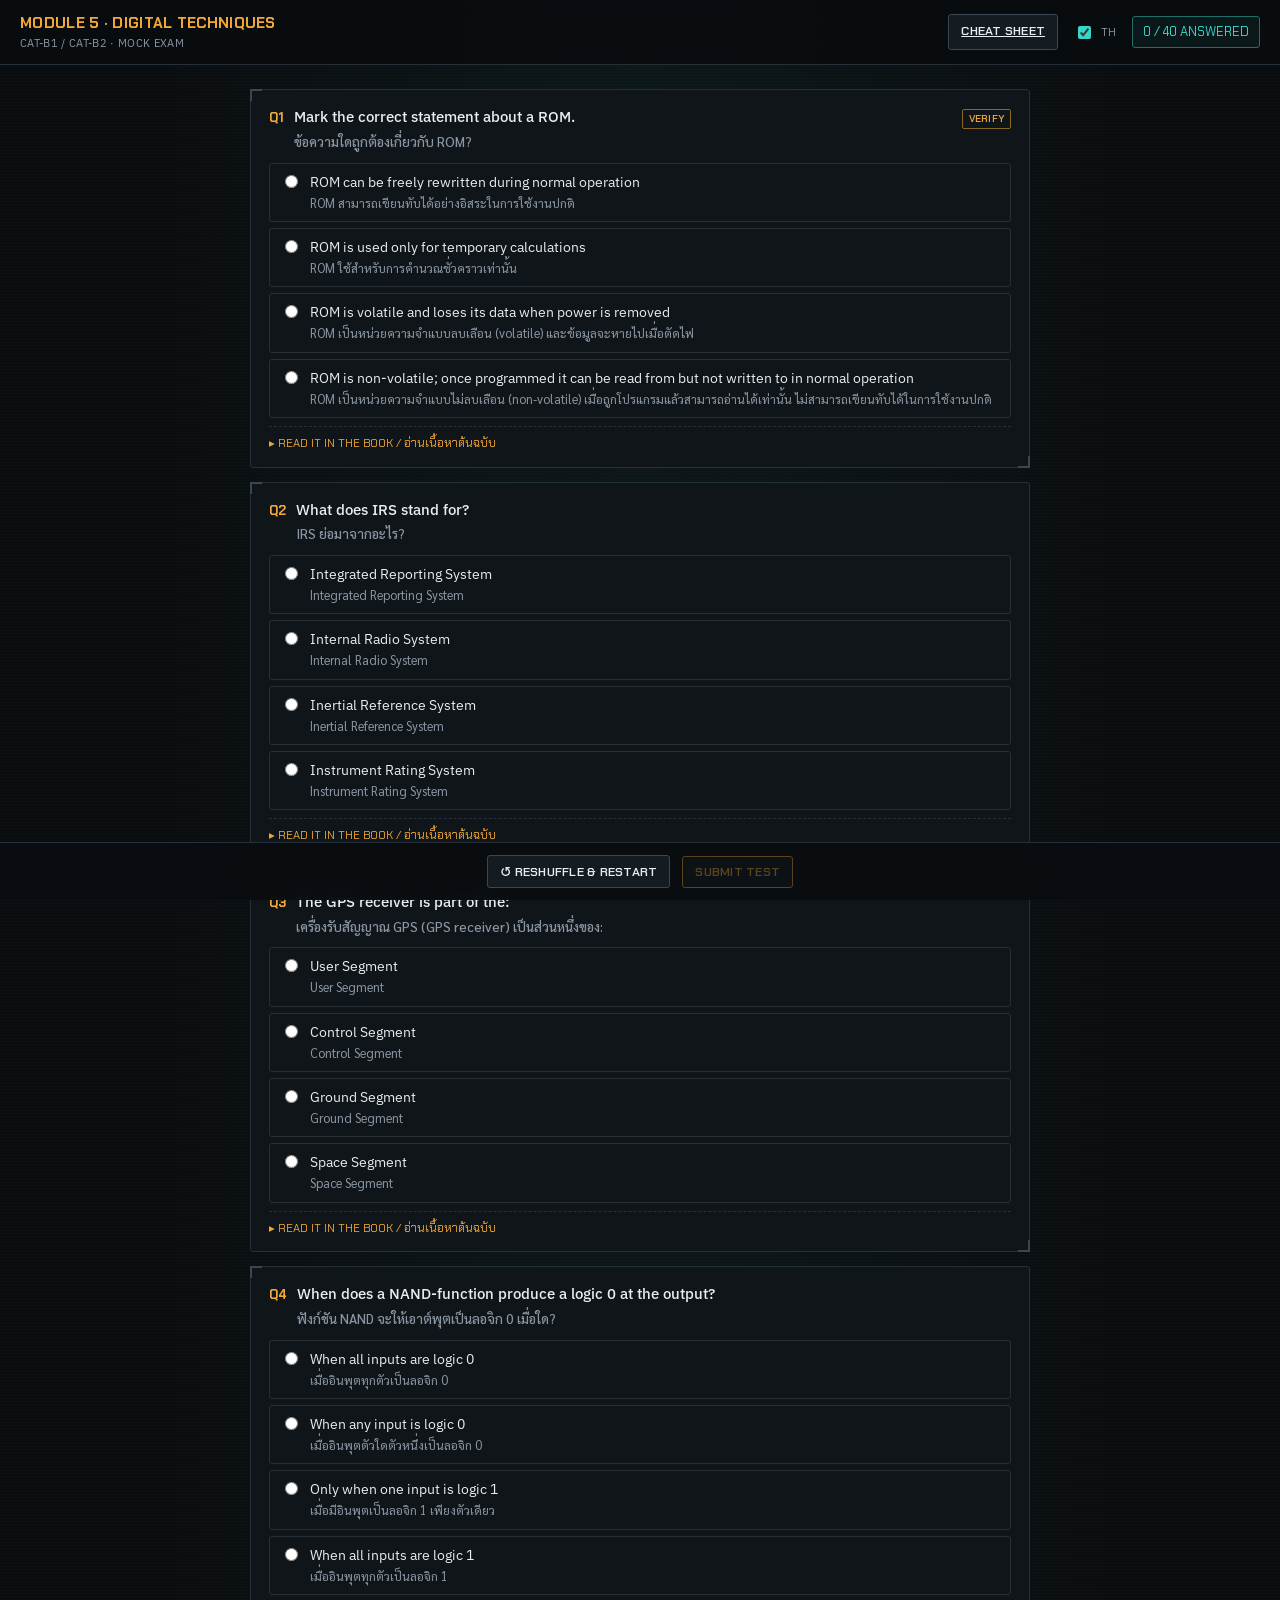
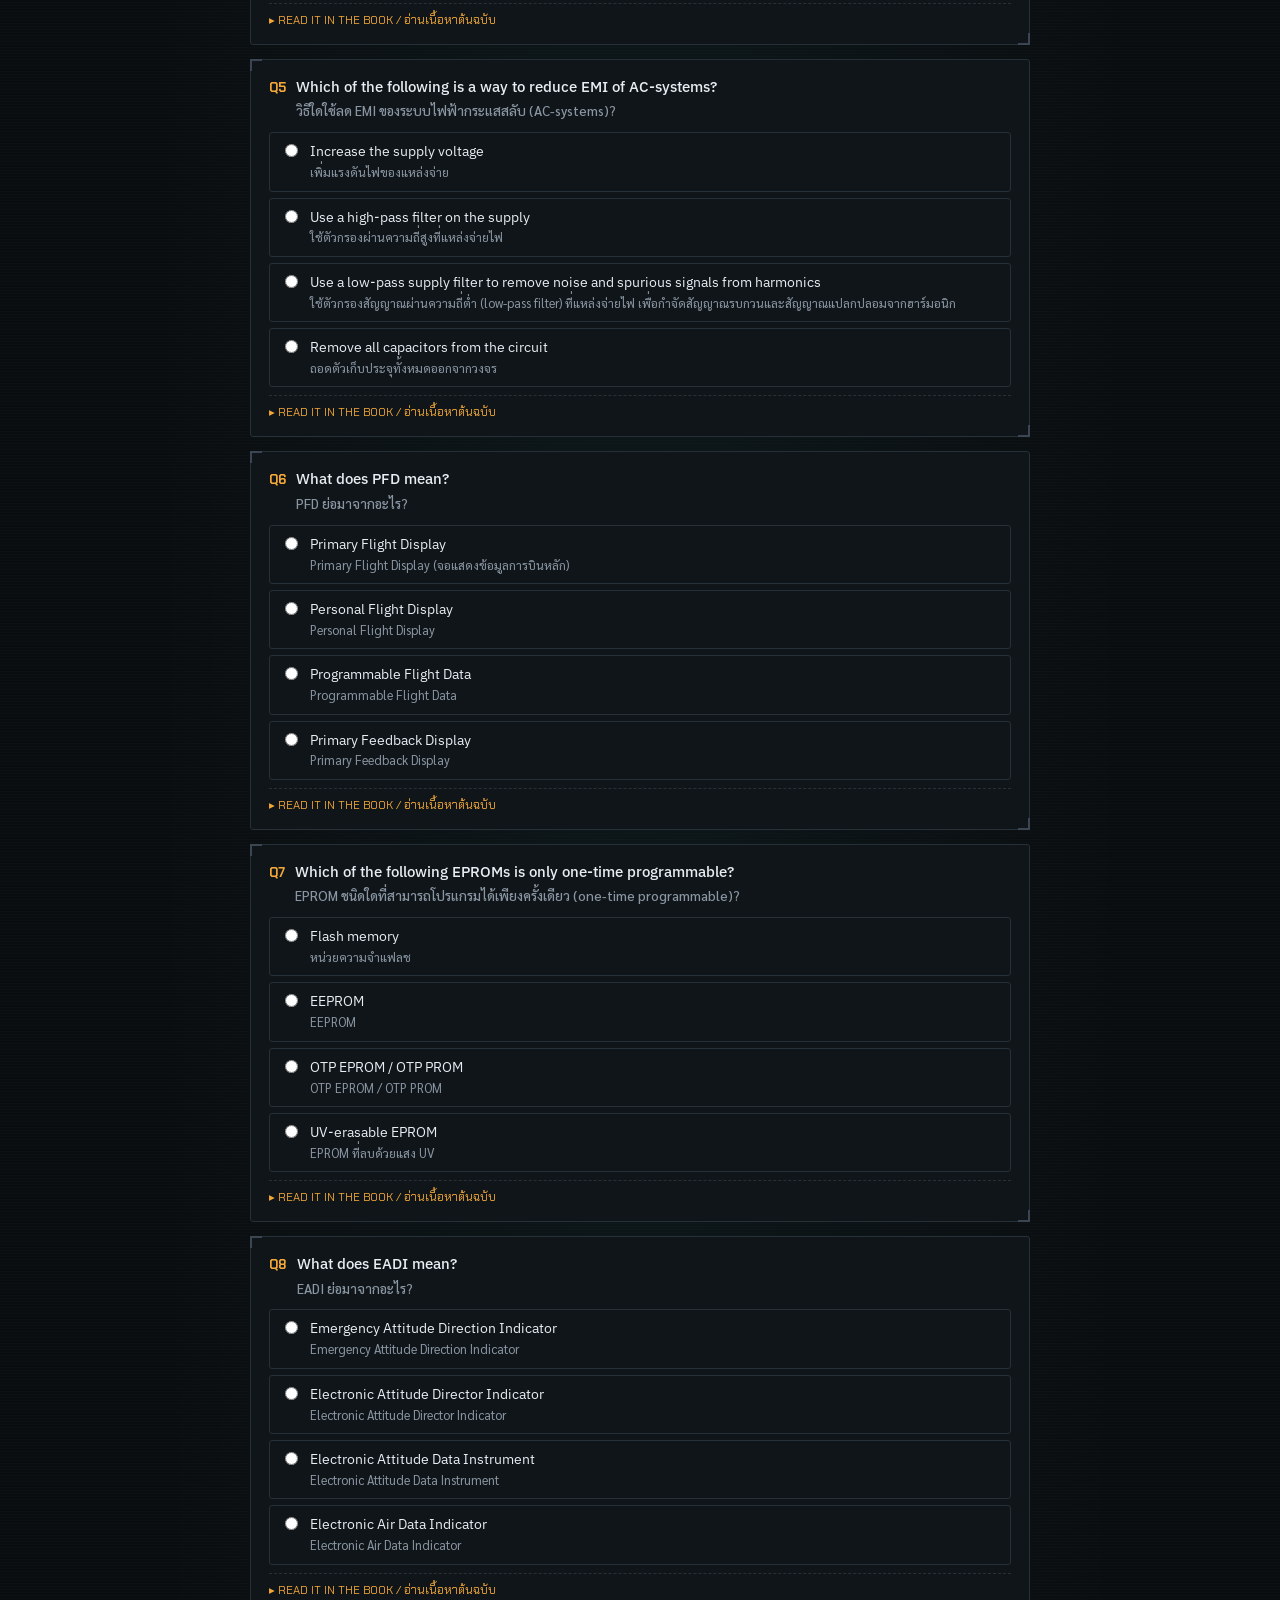
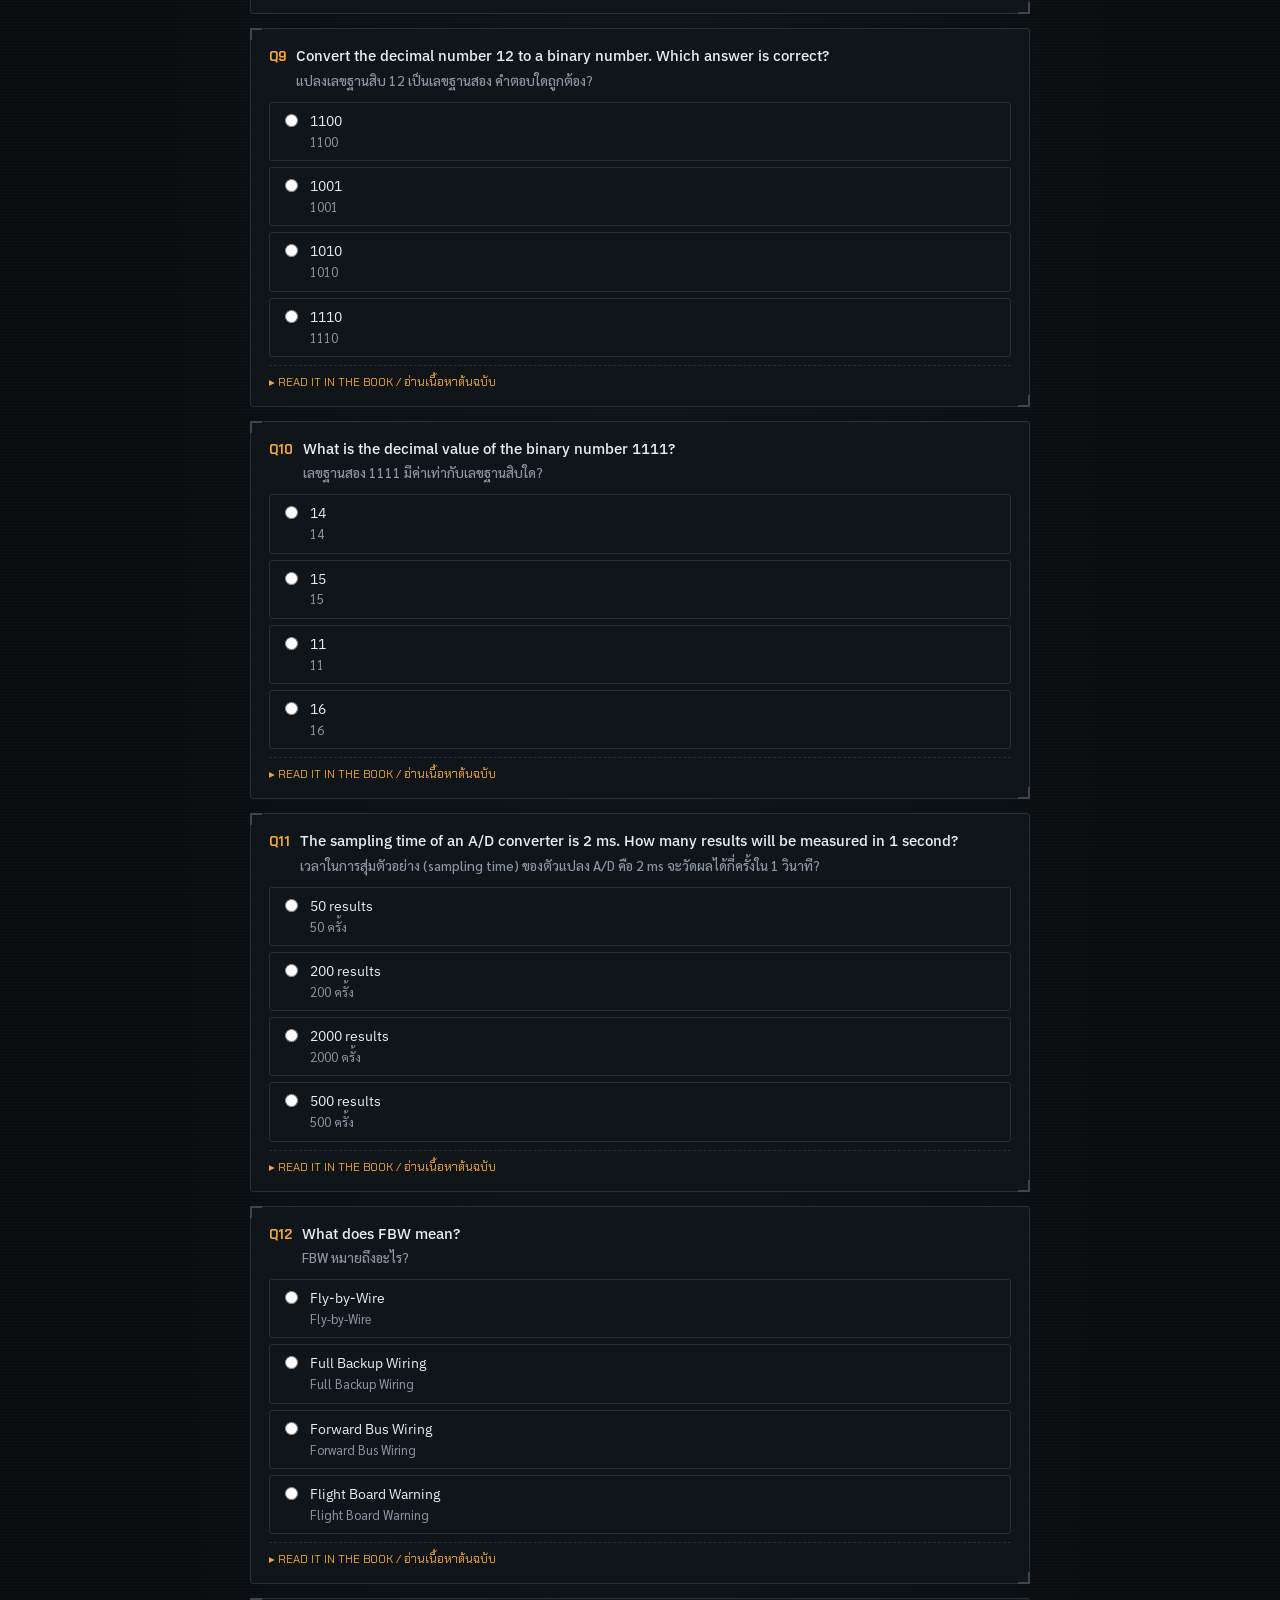
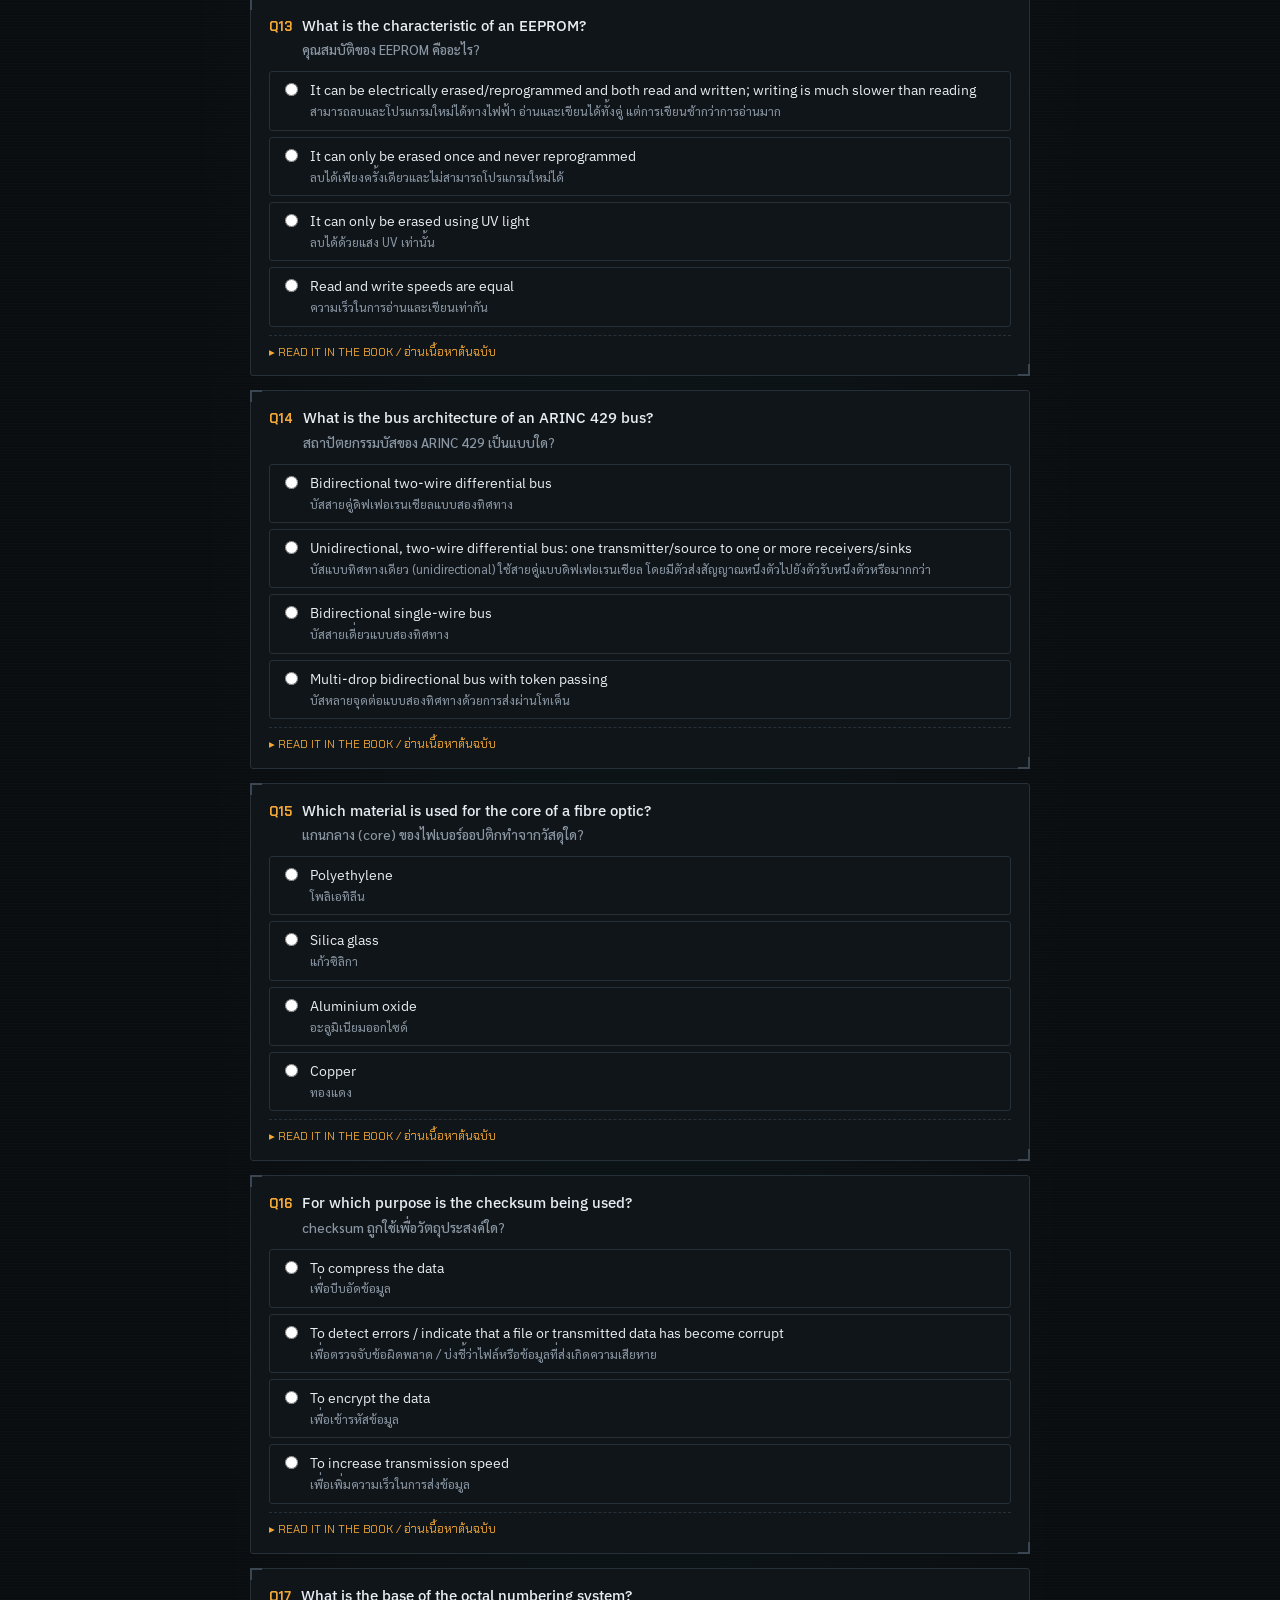
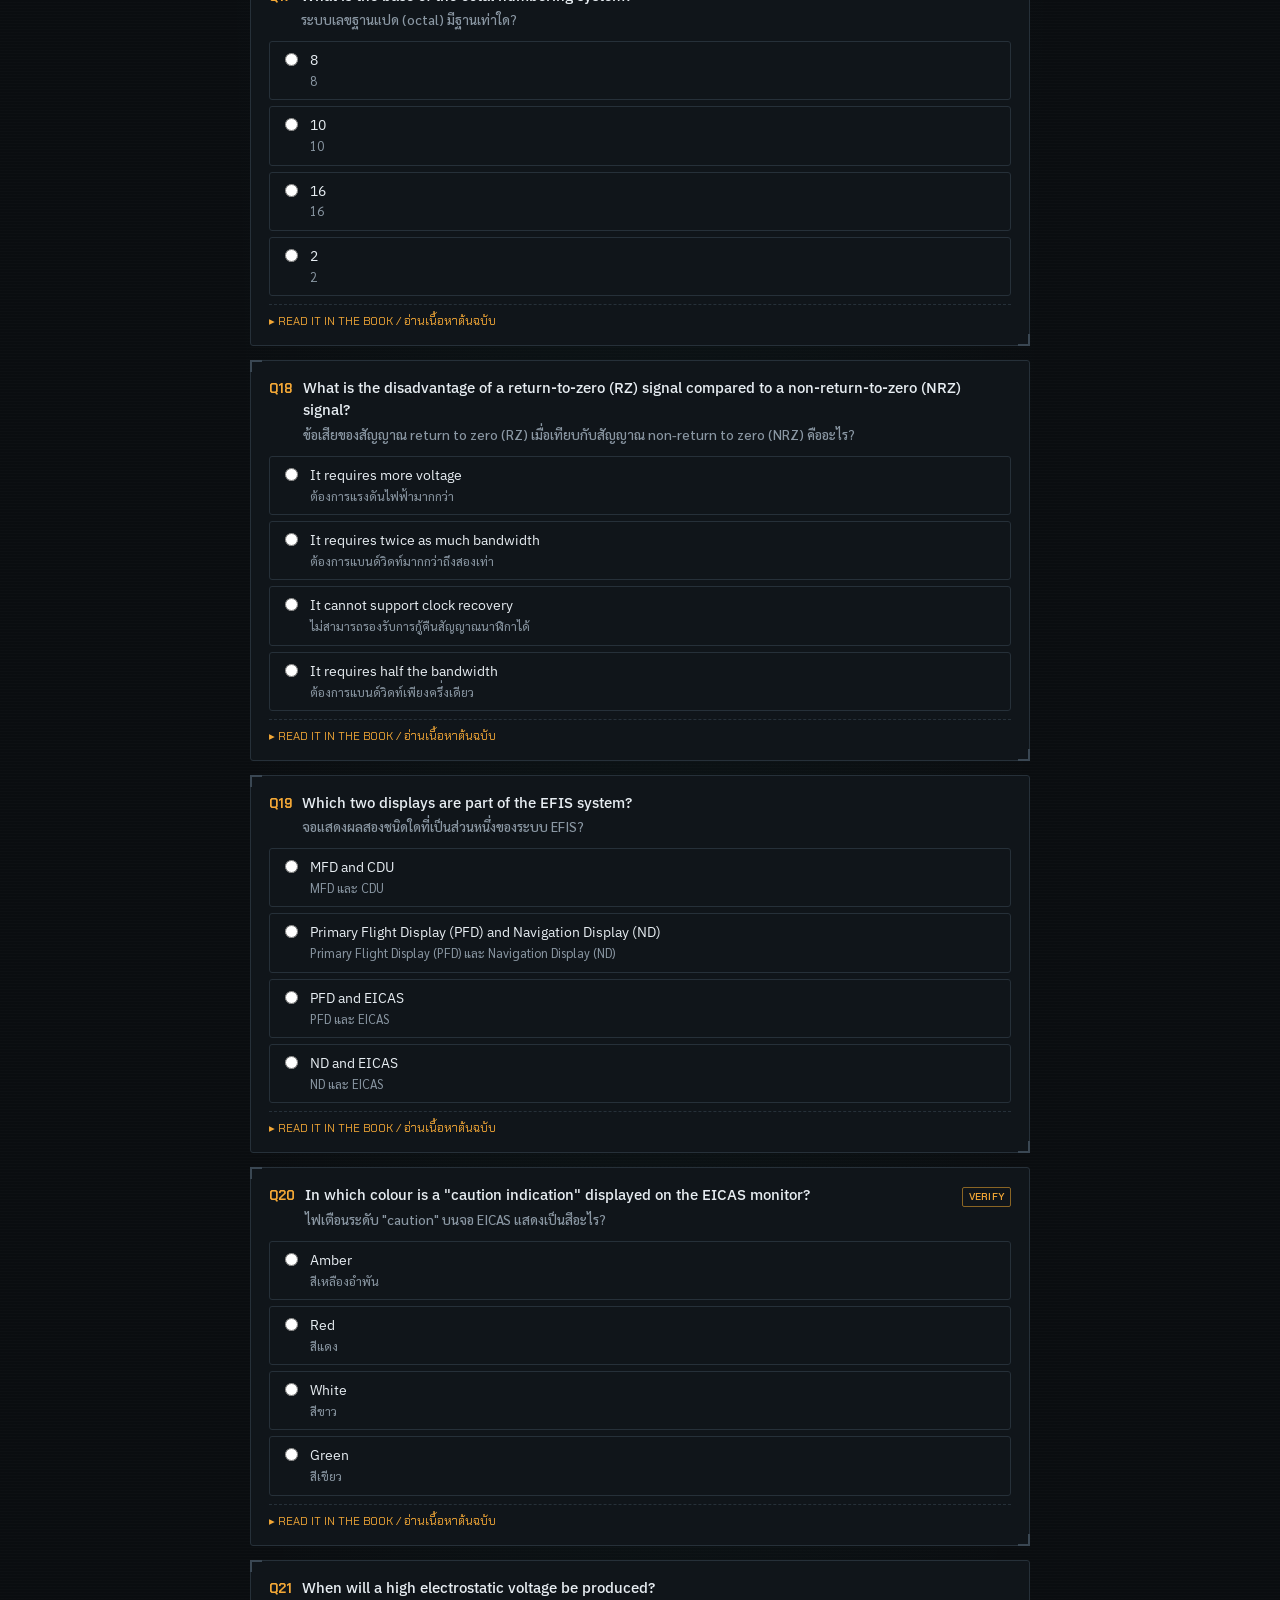
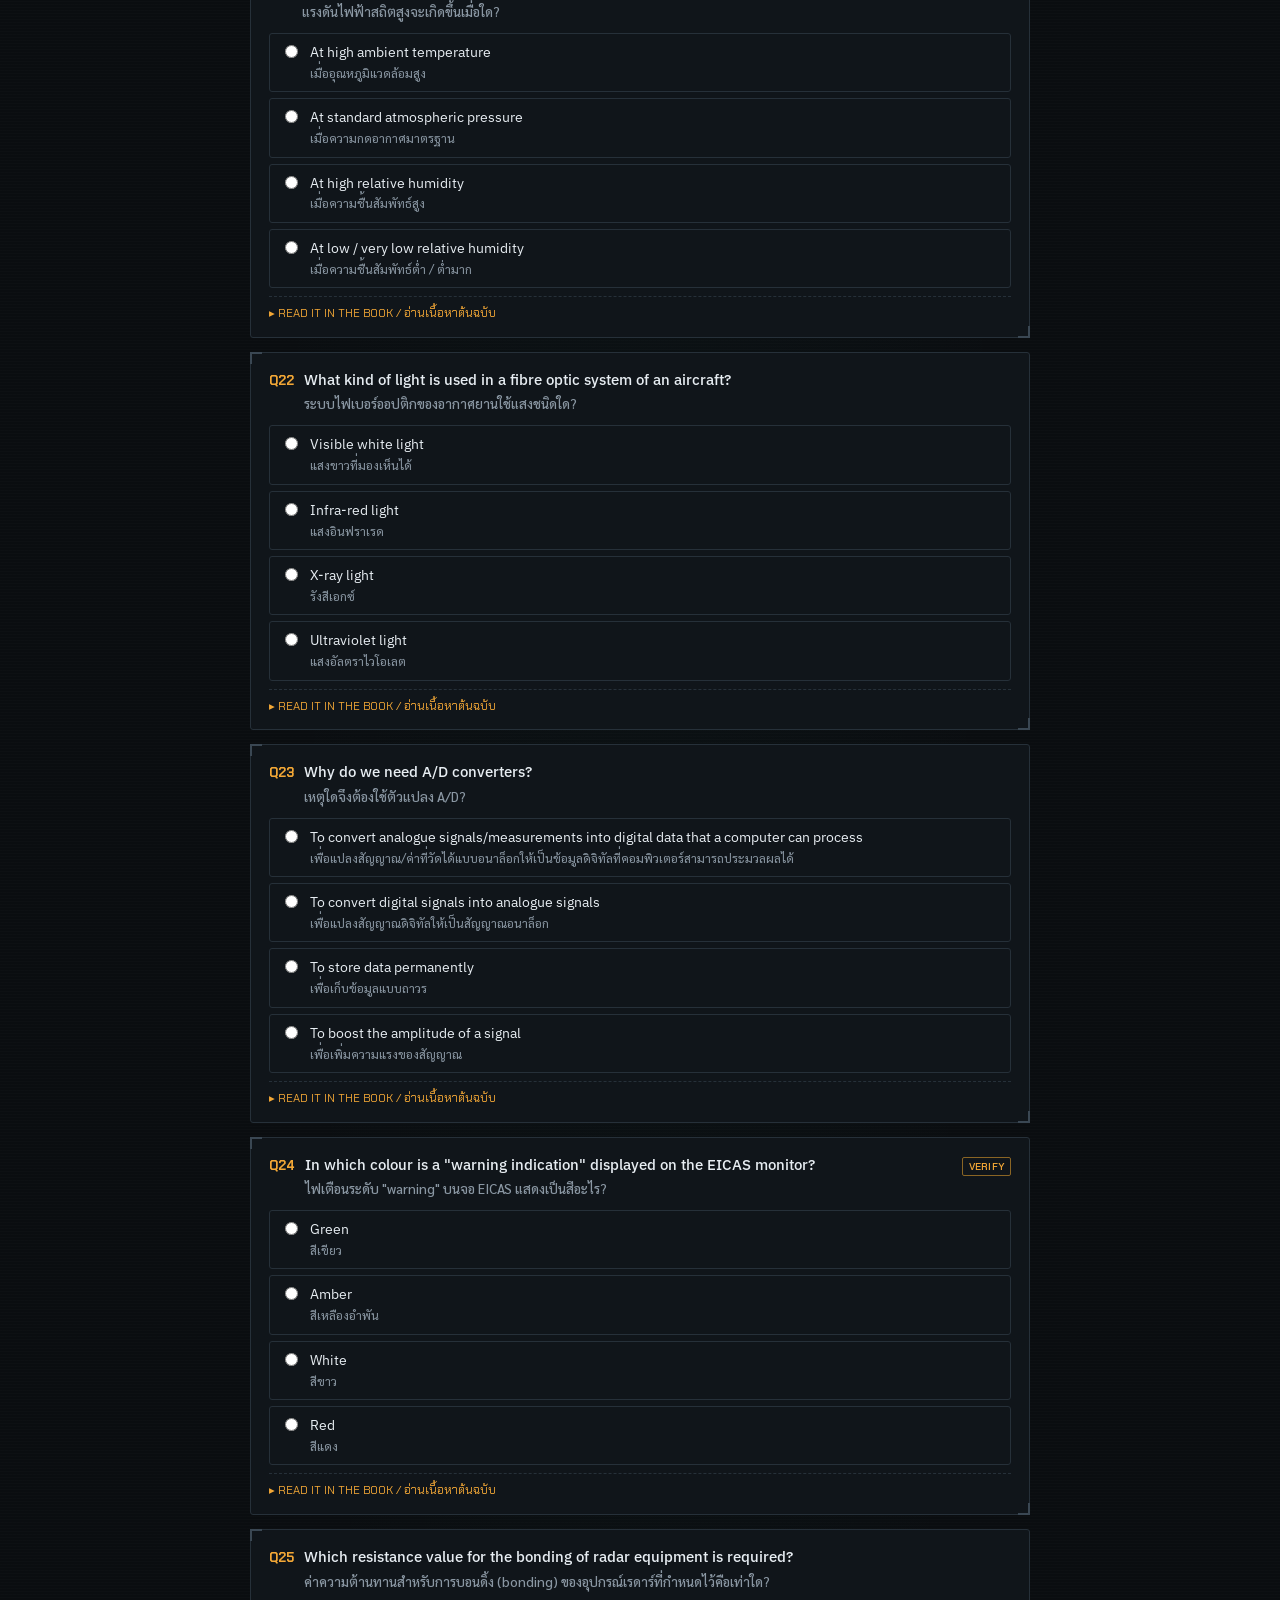
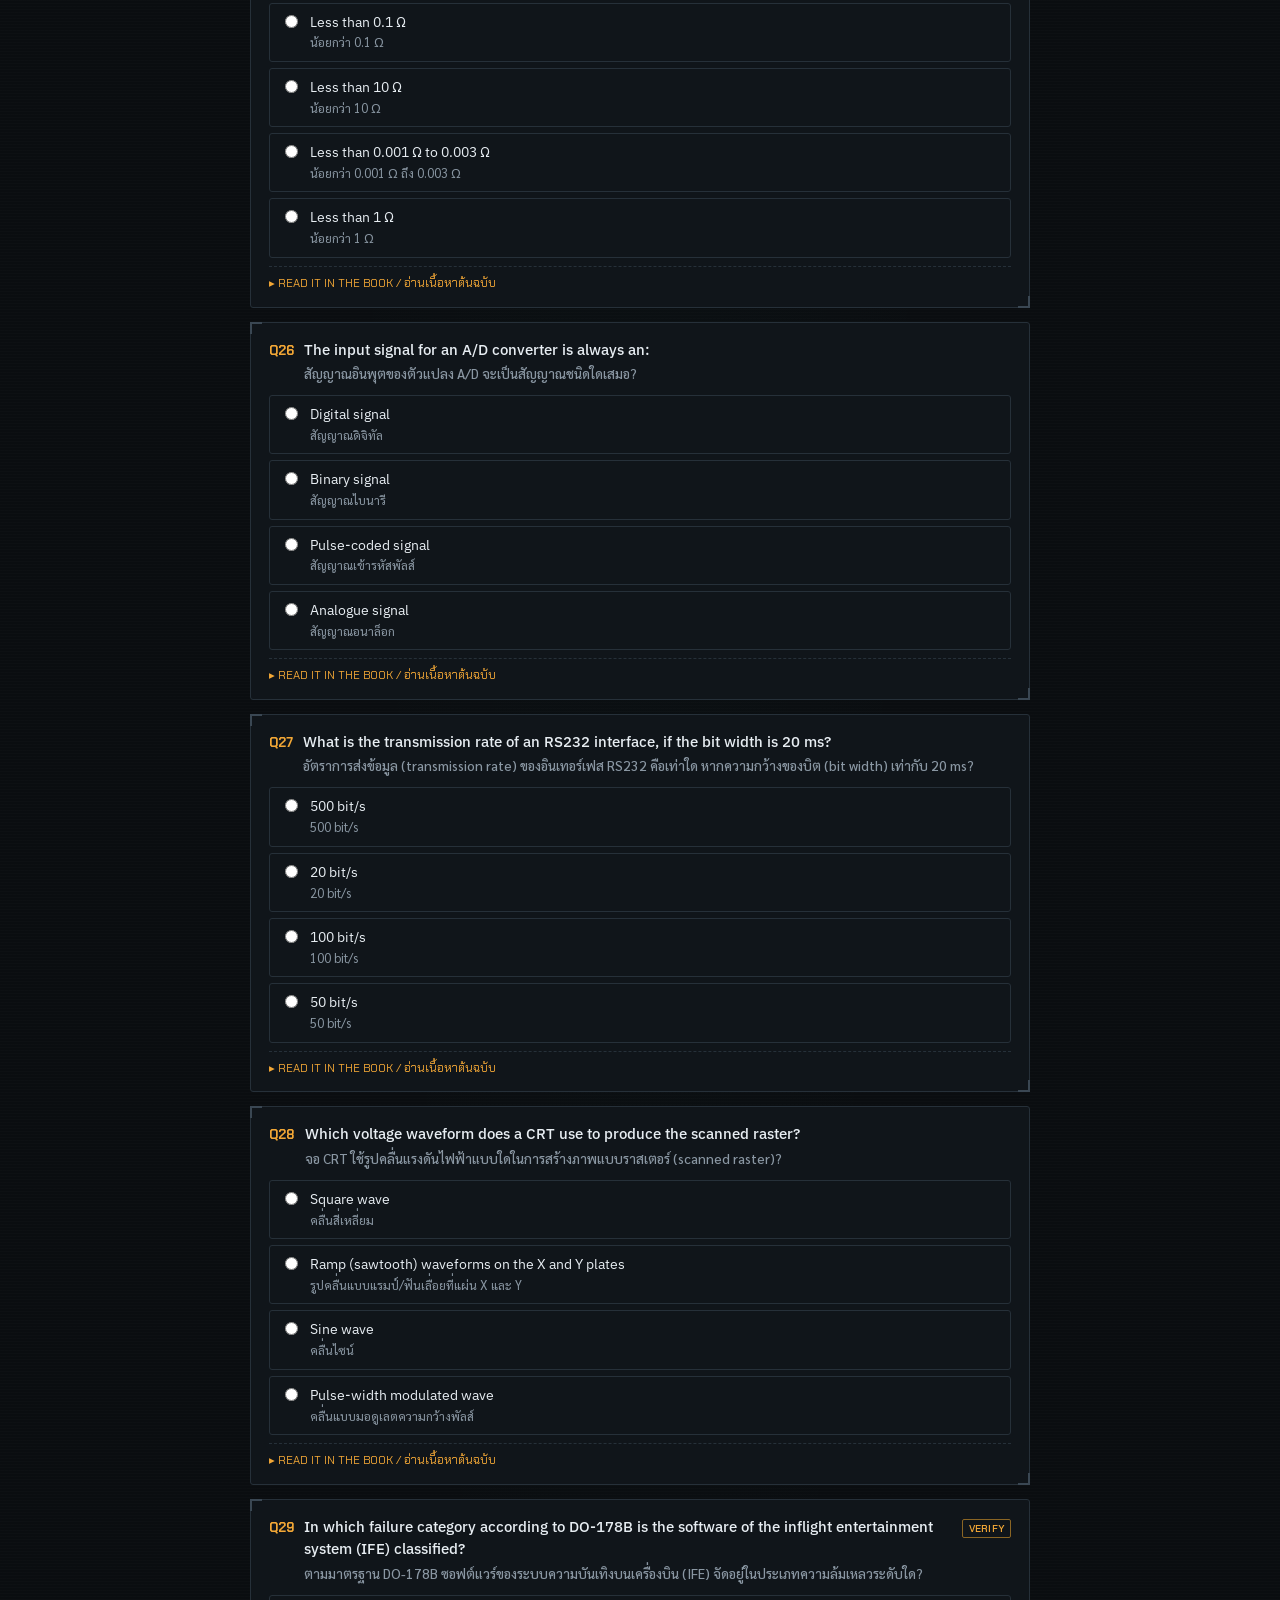
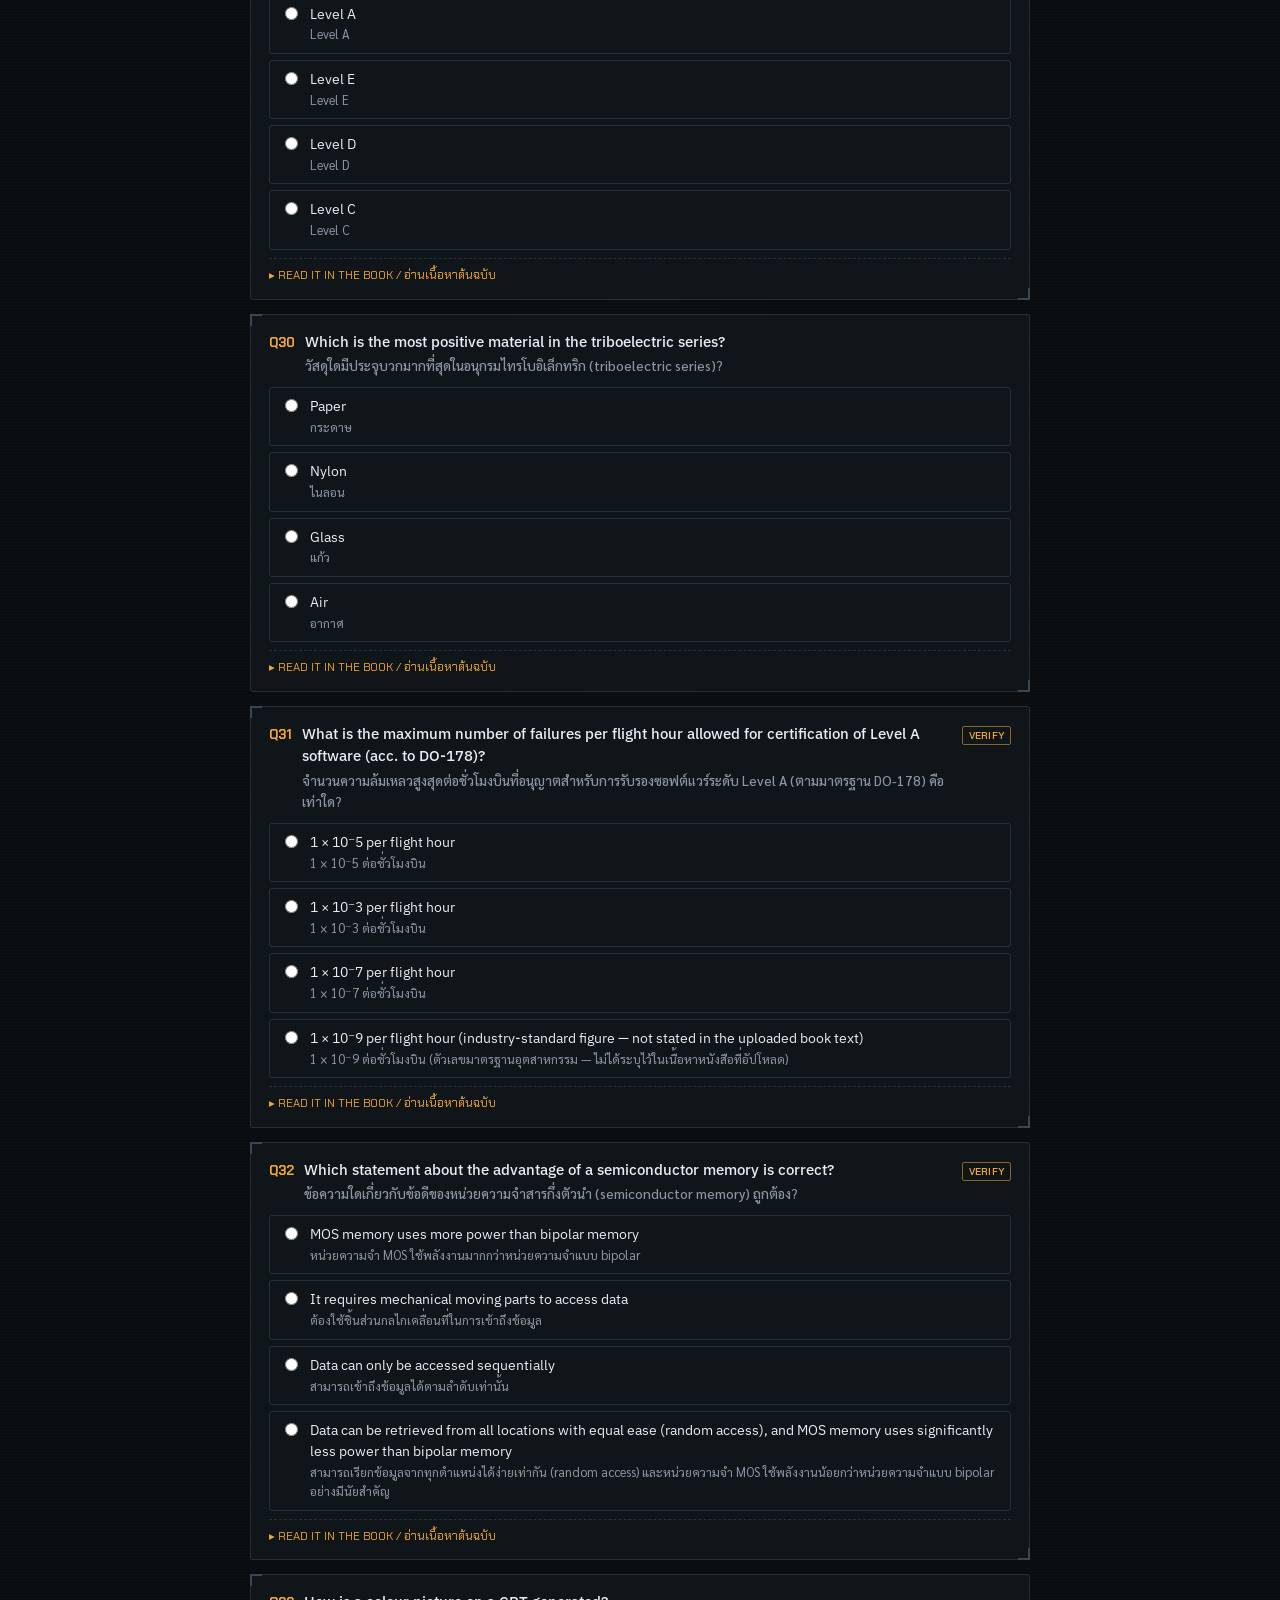
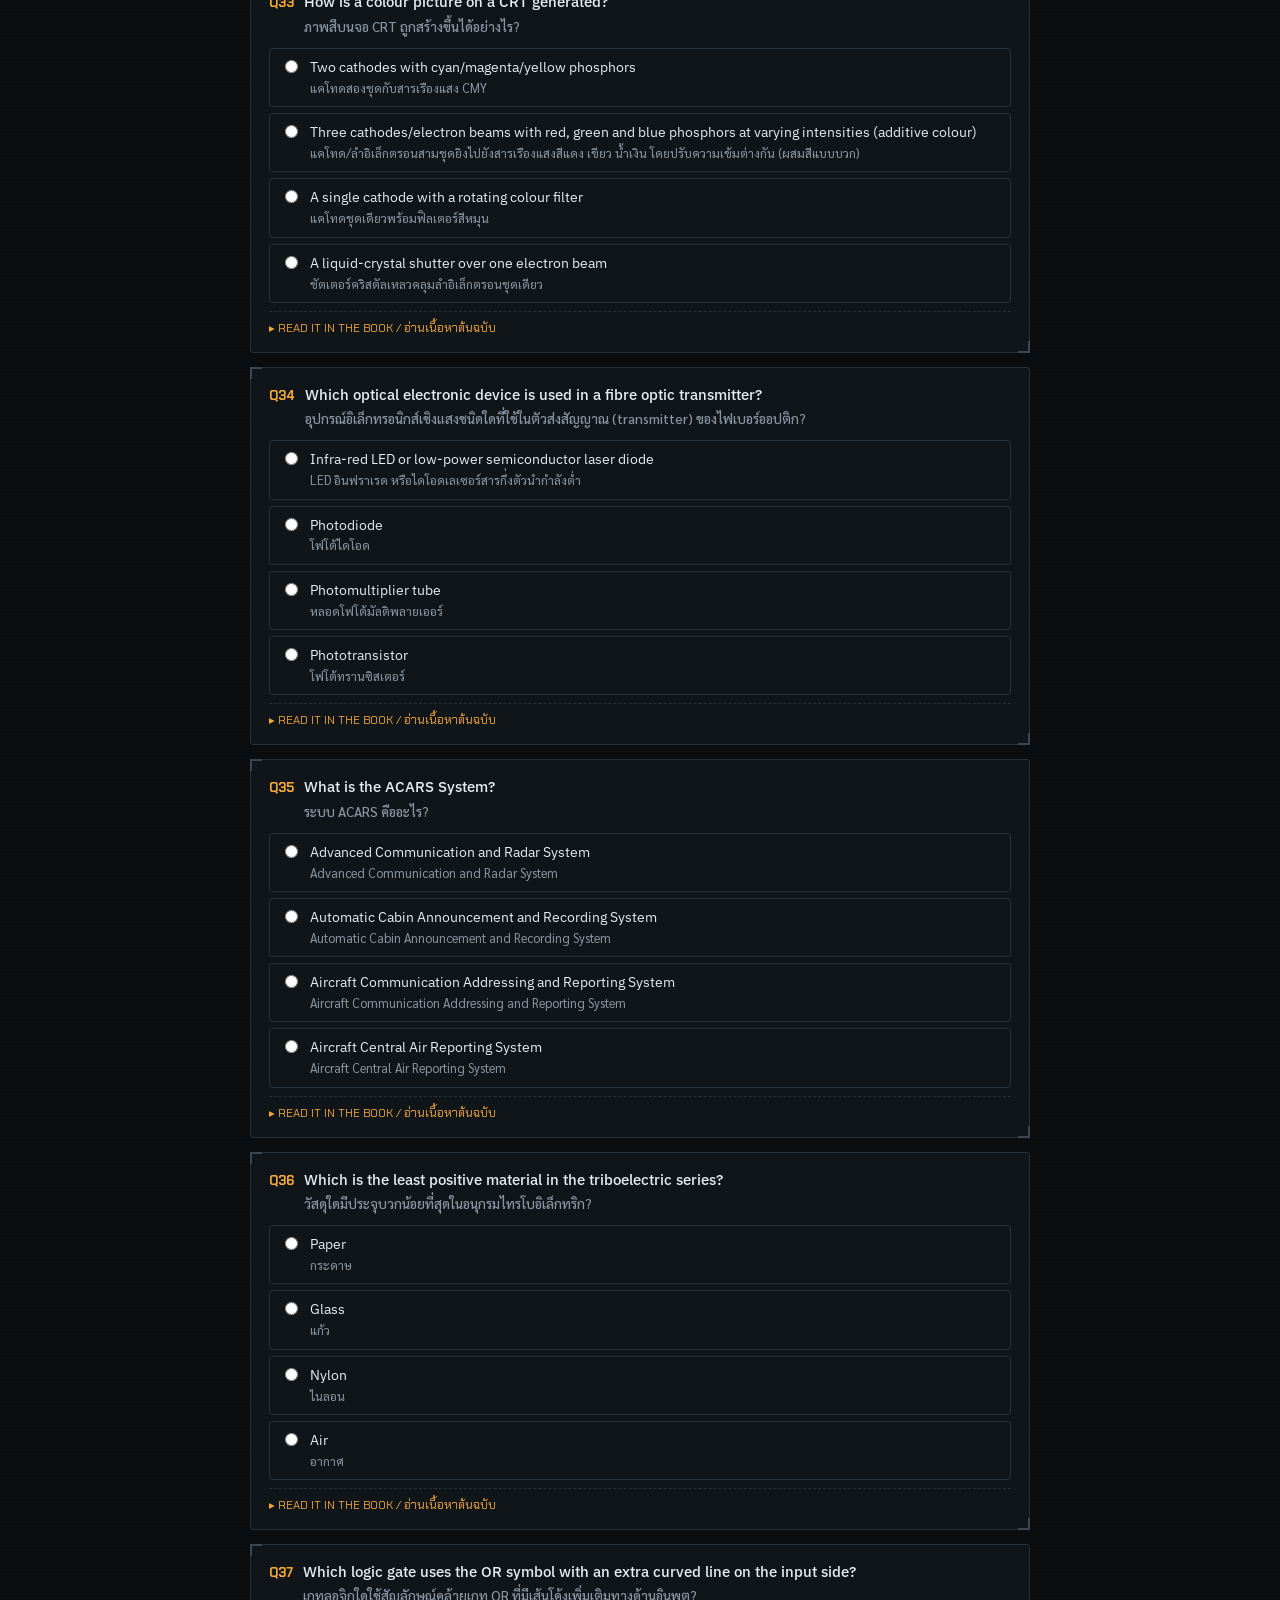
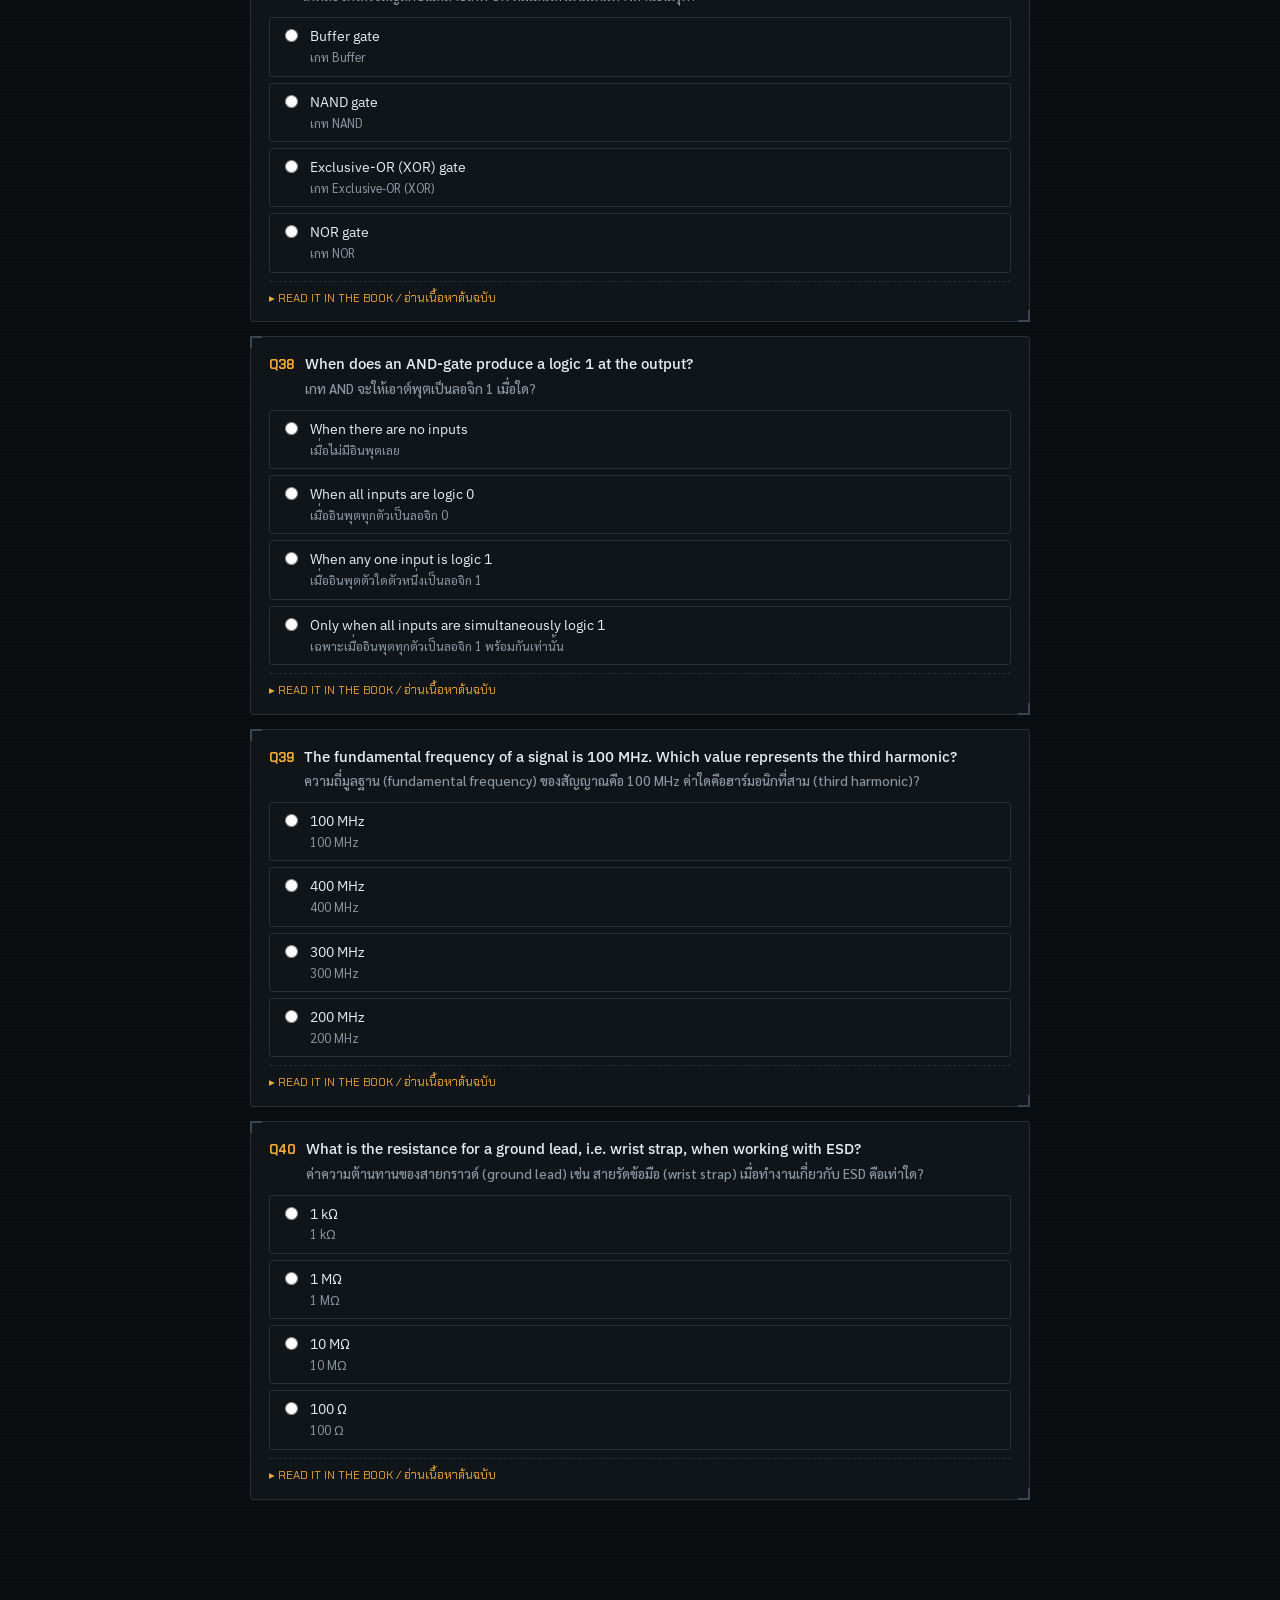
<file: index.html>
<!DOCTYPE html>
<html lang="en">
<head>
<meta charset="UTF-8">
<meta name="viewport" content="width=device-width, initial-scale=1.0">
<title>Module 5 — Digital Techniques Mock Exam</title>
<link rel="icon" href="data:,">
<link rel="stylesheet" href="assets/style.css">
</head>
<body>

<div class="topbar">
  <div class="brand">MODULE 5 · DIGITAL TECHNIQUES<small>CAT-B1 / CAT-B2 · MOCK EXAM</small></div>
  <div class="spacer"></div>
  <a class="btn" href="cheat-sheet.html">CHEAT SHEET</a>
  <label class="toggle">
    <input type="checkbox" id="thToggle" checked>
    TH
  </label>
  <span class="readout" id="readout">0 / 40 ANSWERED</span>
</div>

<div class="shell" id="shell">
  <div class="hero">
    <h1>Avionic / Module 5 — Final Exam Mock Test</h1>
    <p>40 questions · book-based answers · Fisher-Yates shuffled each attempt · 75% (30/40) required to pass</p>
    <p class="th">40 ข้อ · คำตอบอ้างอิงจากหนังสือ · สลับลำดับด้วย Fisher-Yates ทุกครั้ง · ต้องได้ 75% (30/40) จึงจะผ่าน</p>
  </div>
  <div class="rail"><div class="rail-fill" id="railFill"></div></div>
  <!-- questions render here -->
</div>

<div class="footbar">
  <button class="btn" id="shuffleBtn">↺ RESHUFFLE &amp; RESTART</button>
  <button class="btn primary" id="submitBtn" disabled>SUBMIT TEST</button>
</div>

<script src="assets/quiz.js"></script>
</body>
</html>
</file>
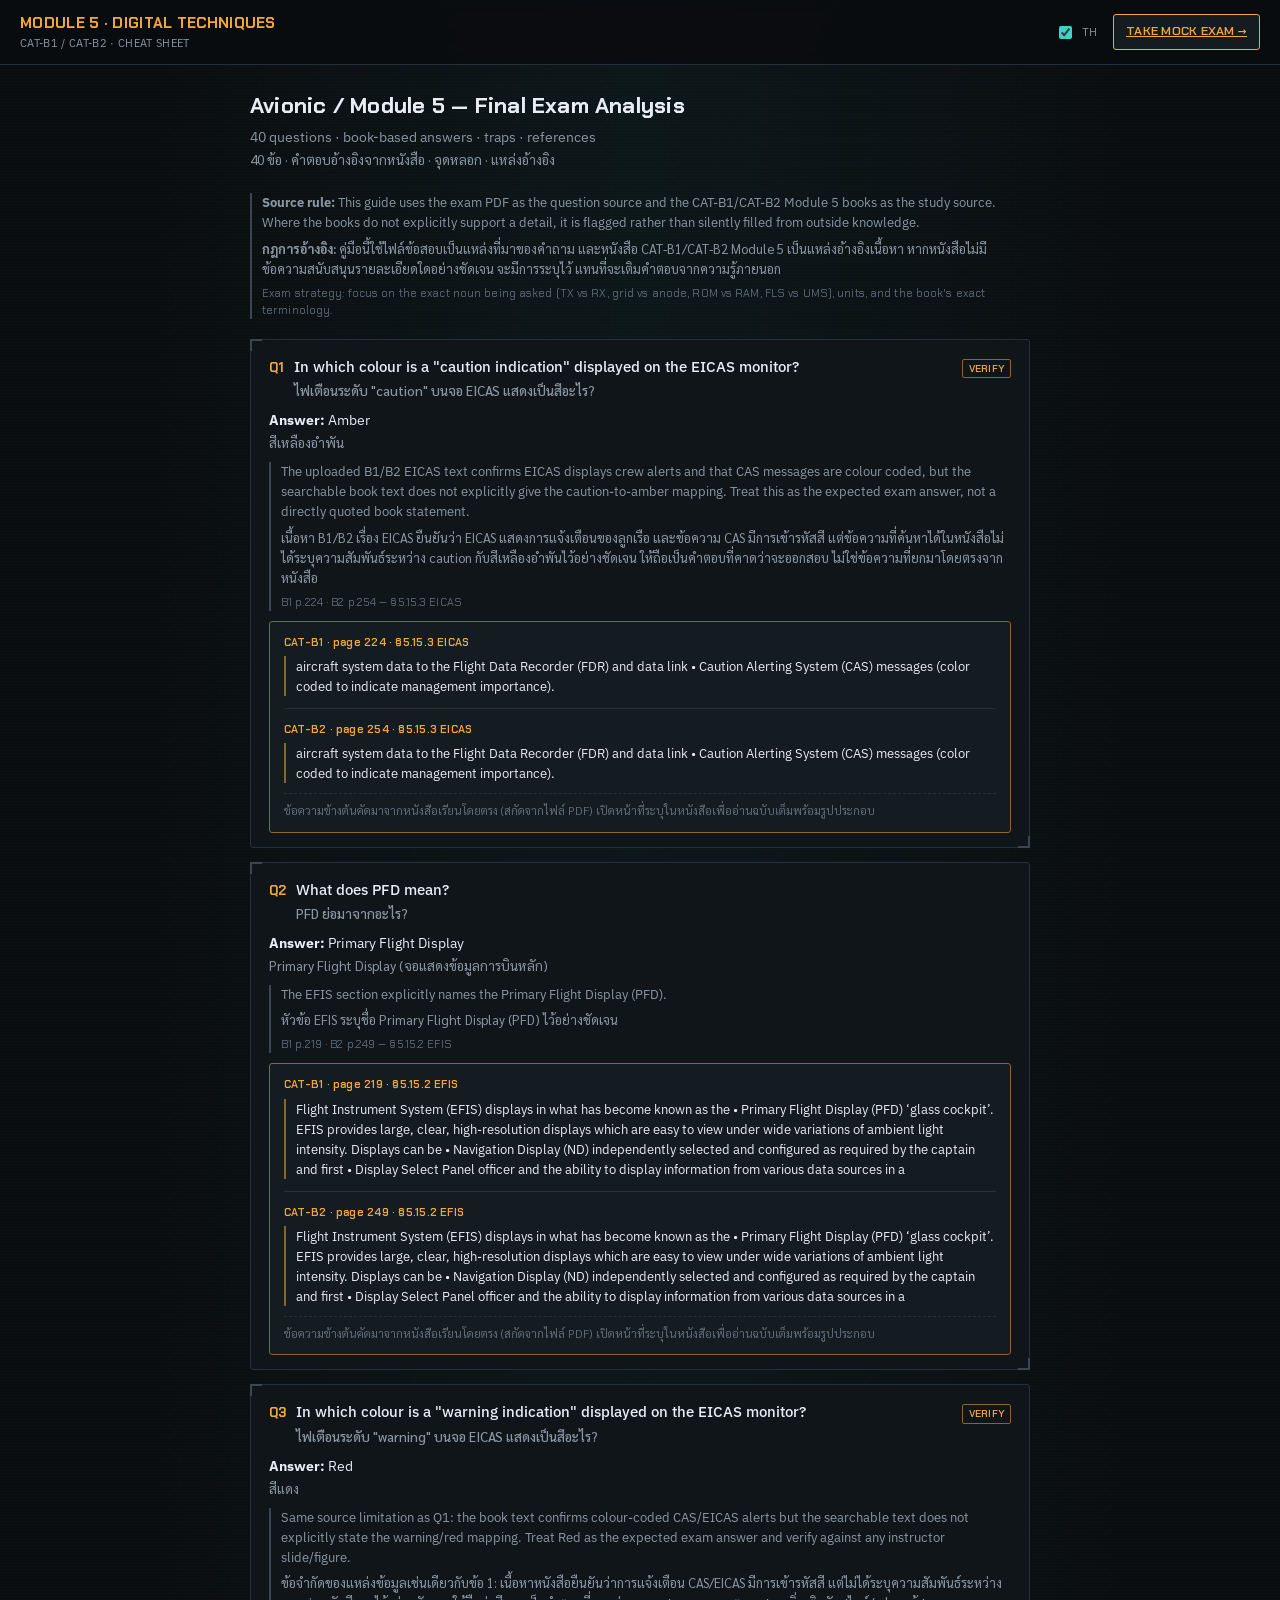
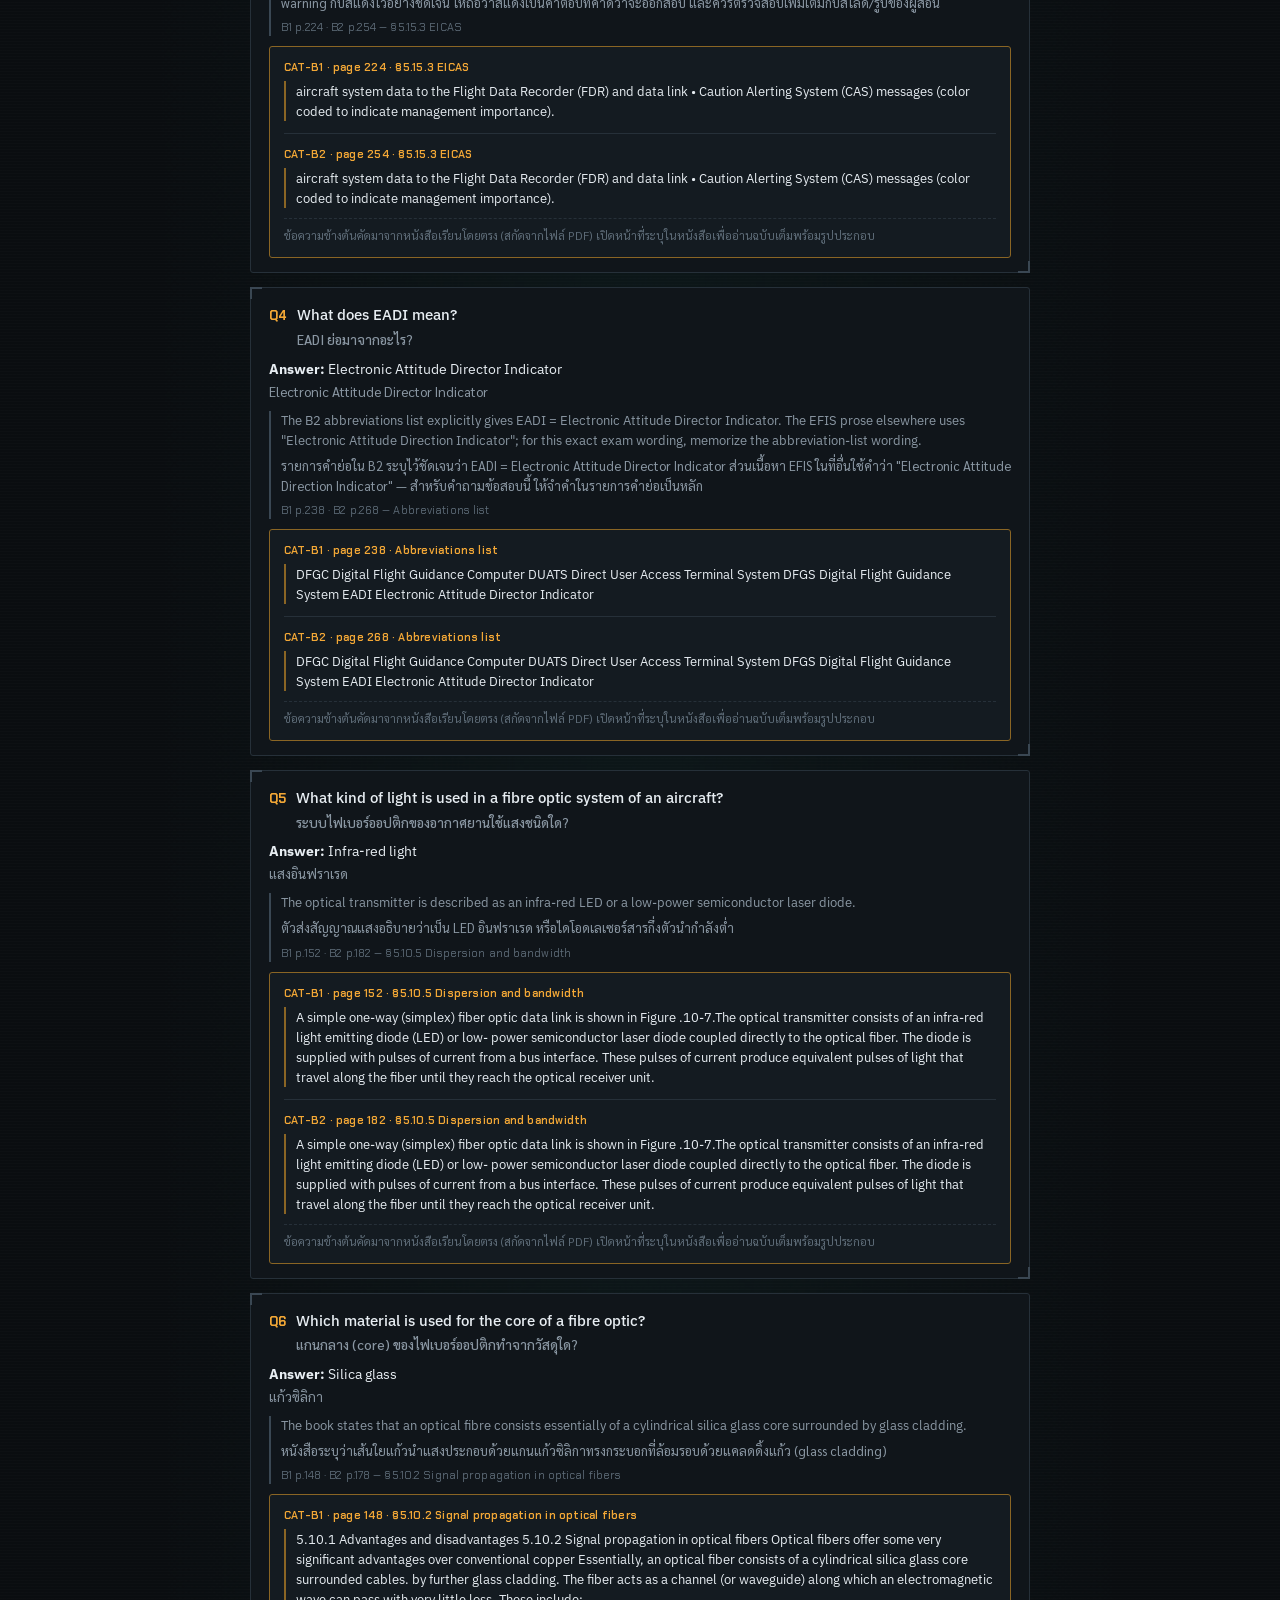
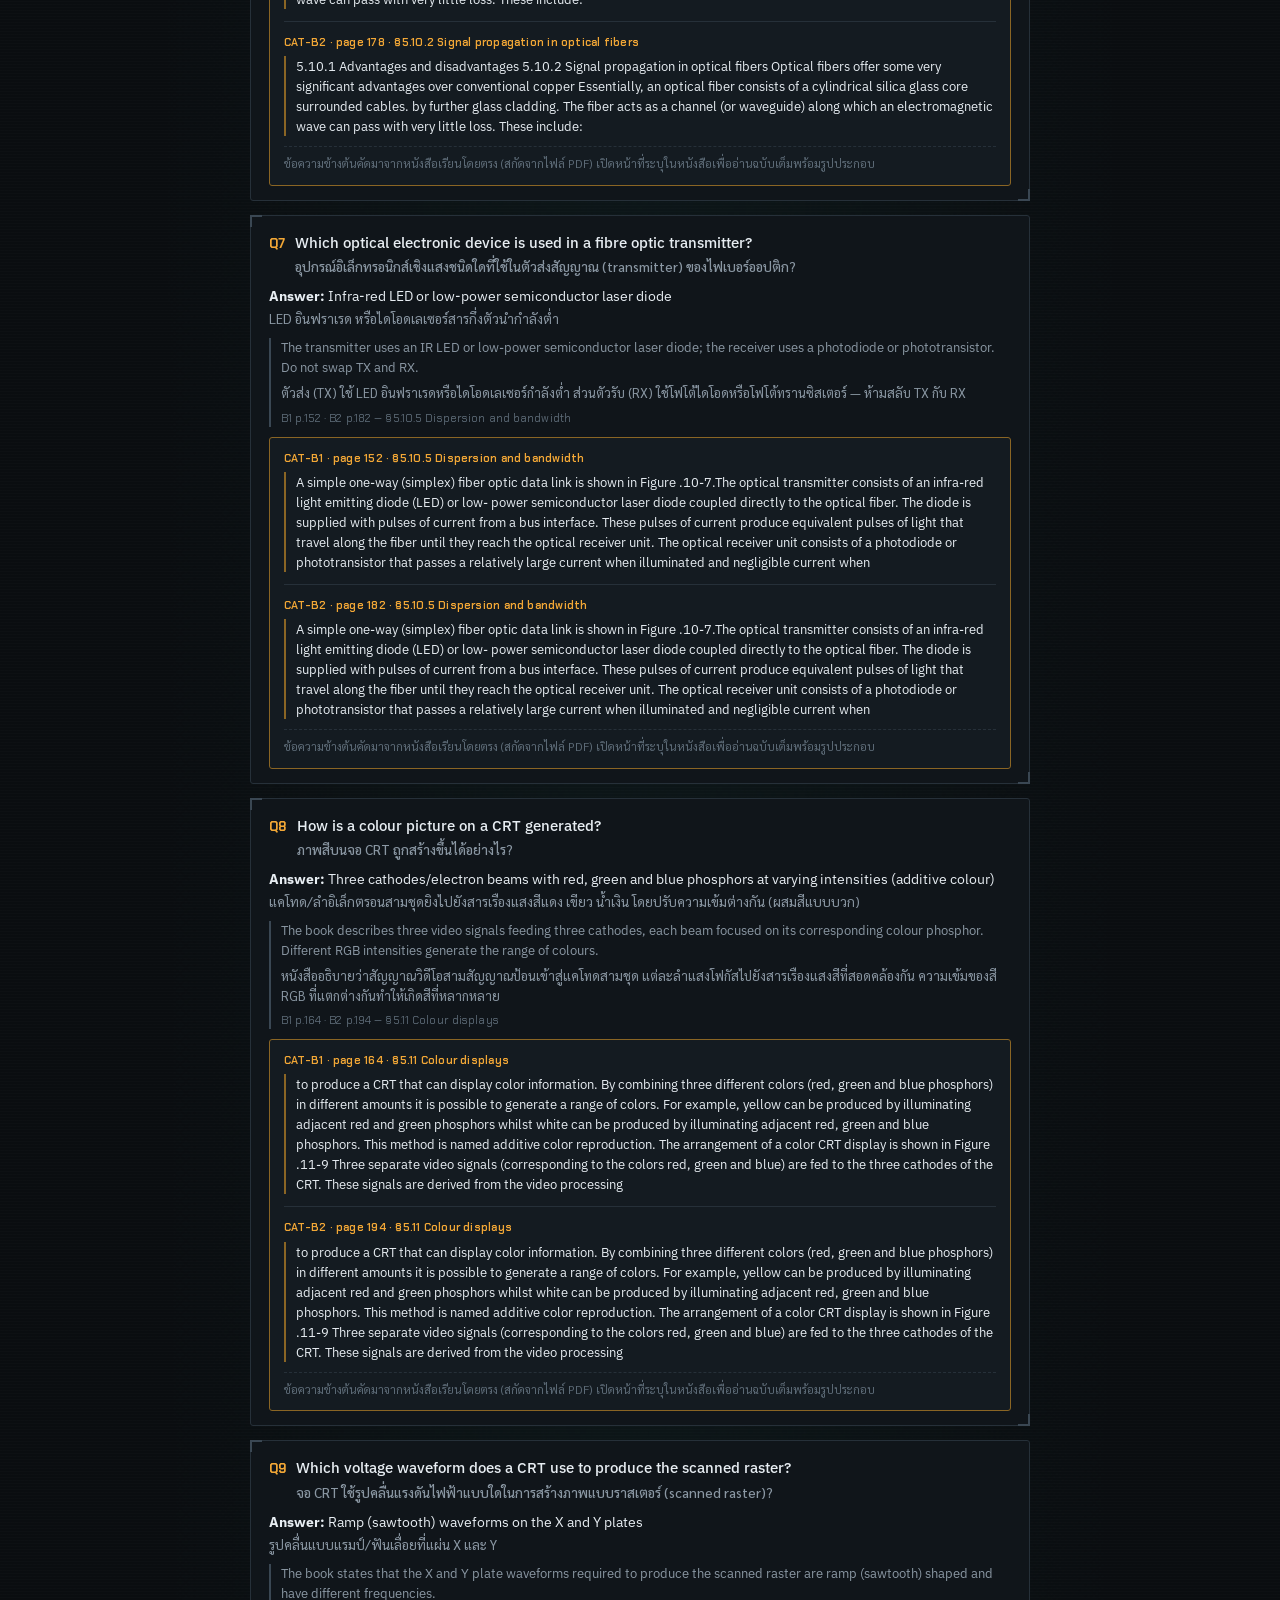
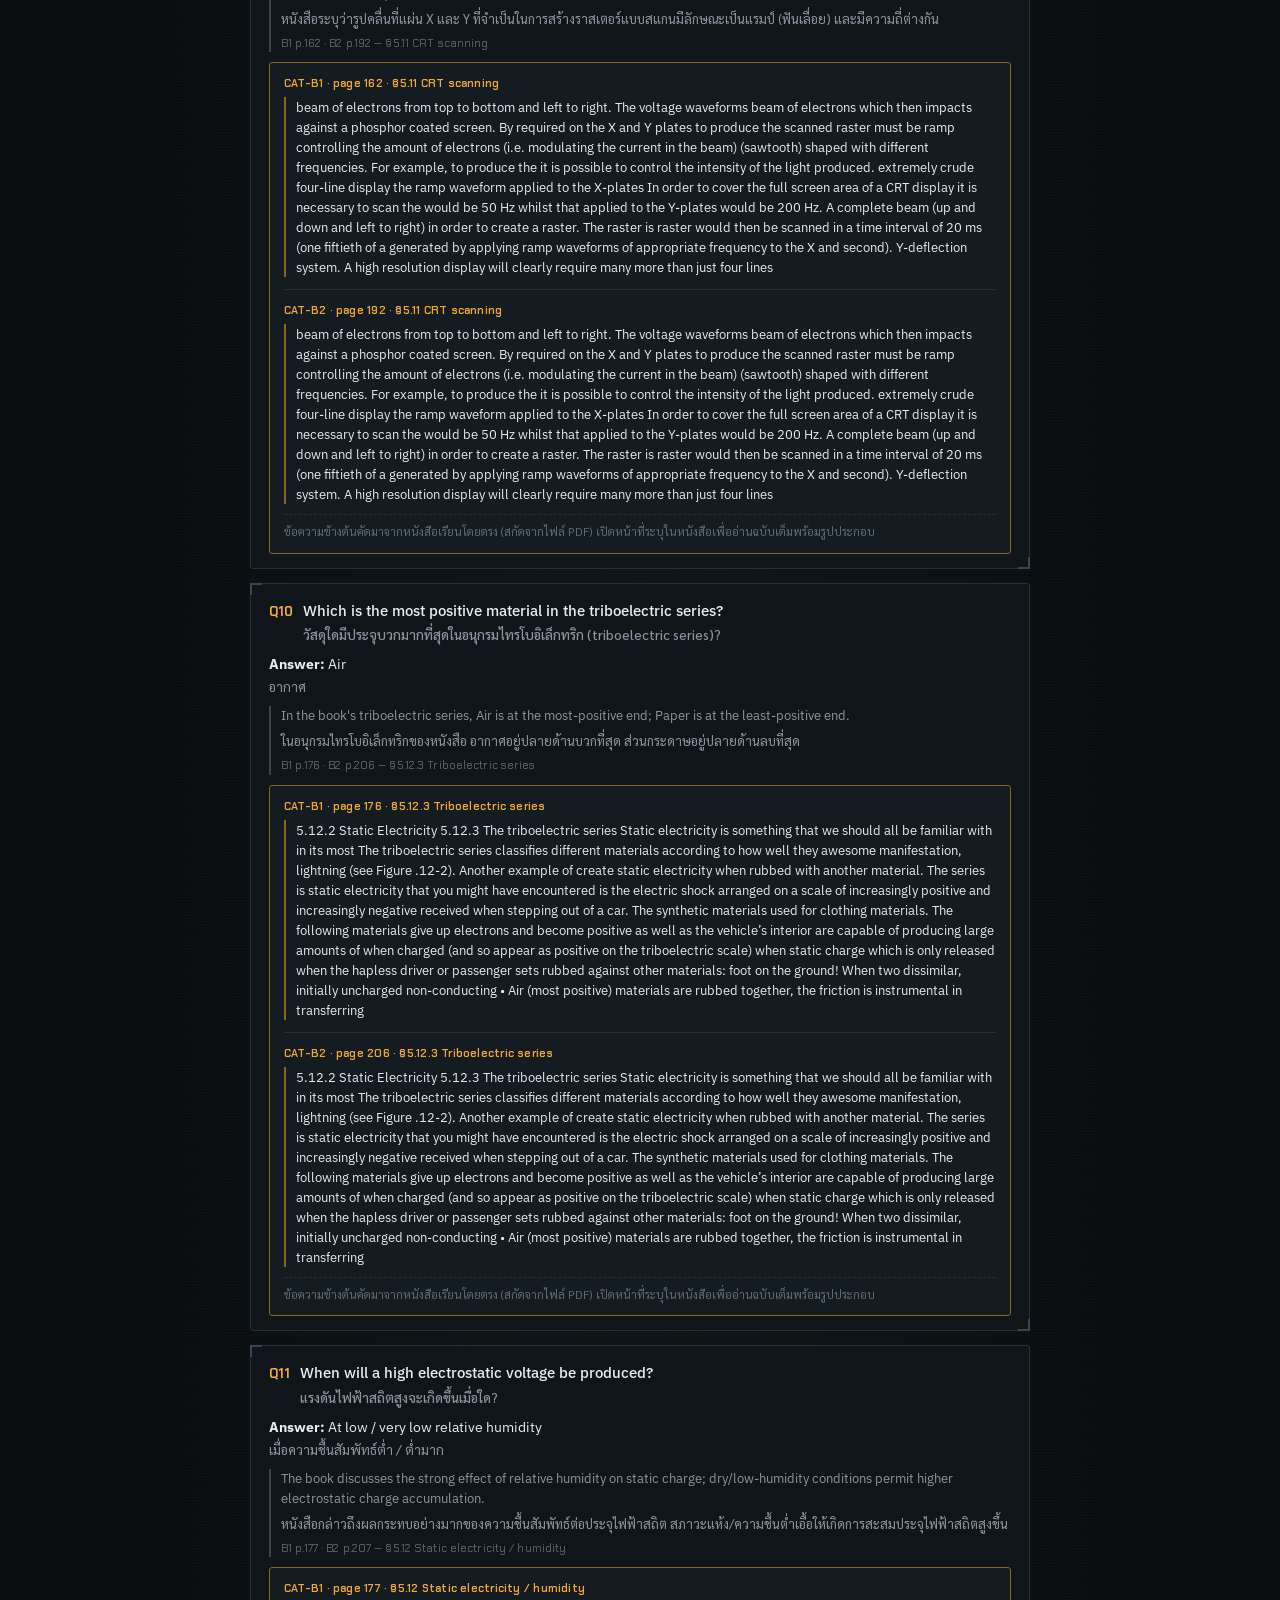
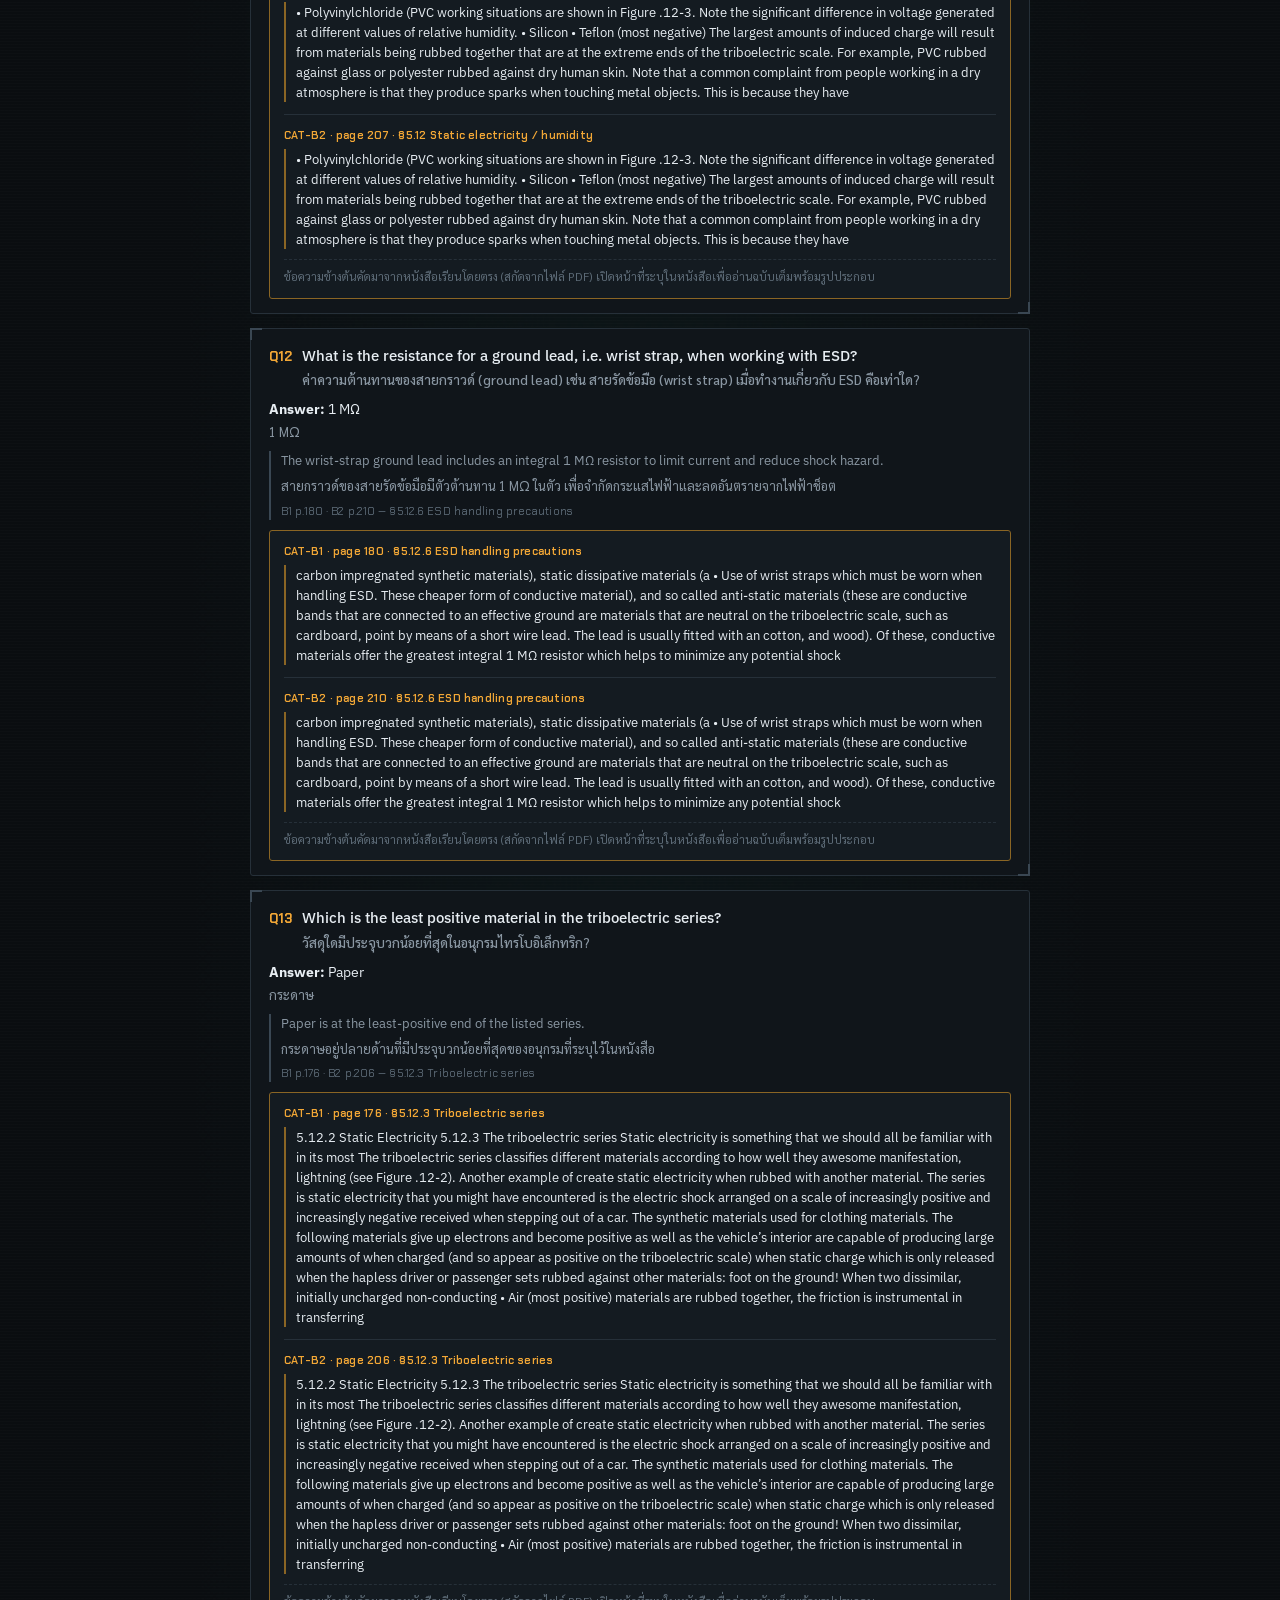
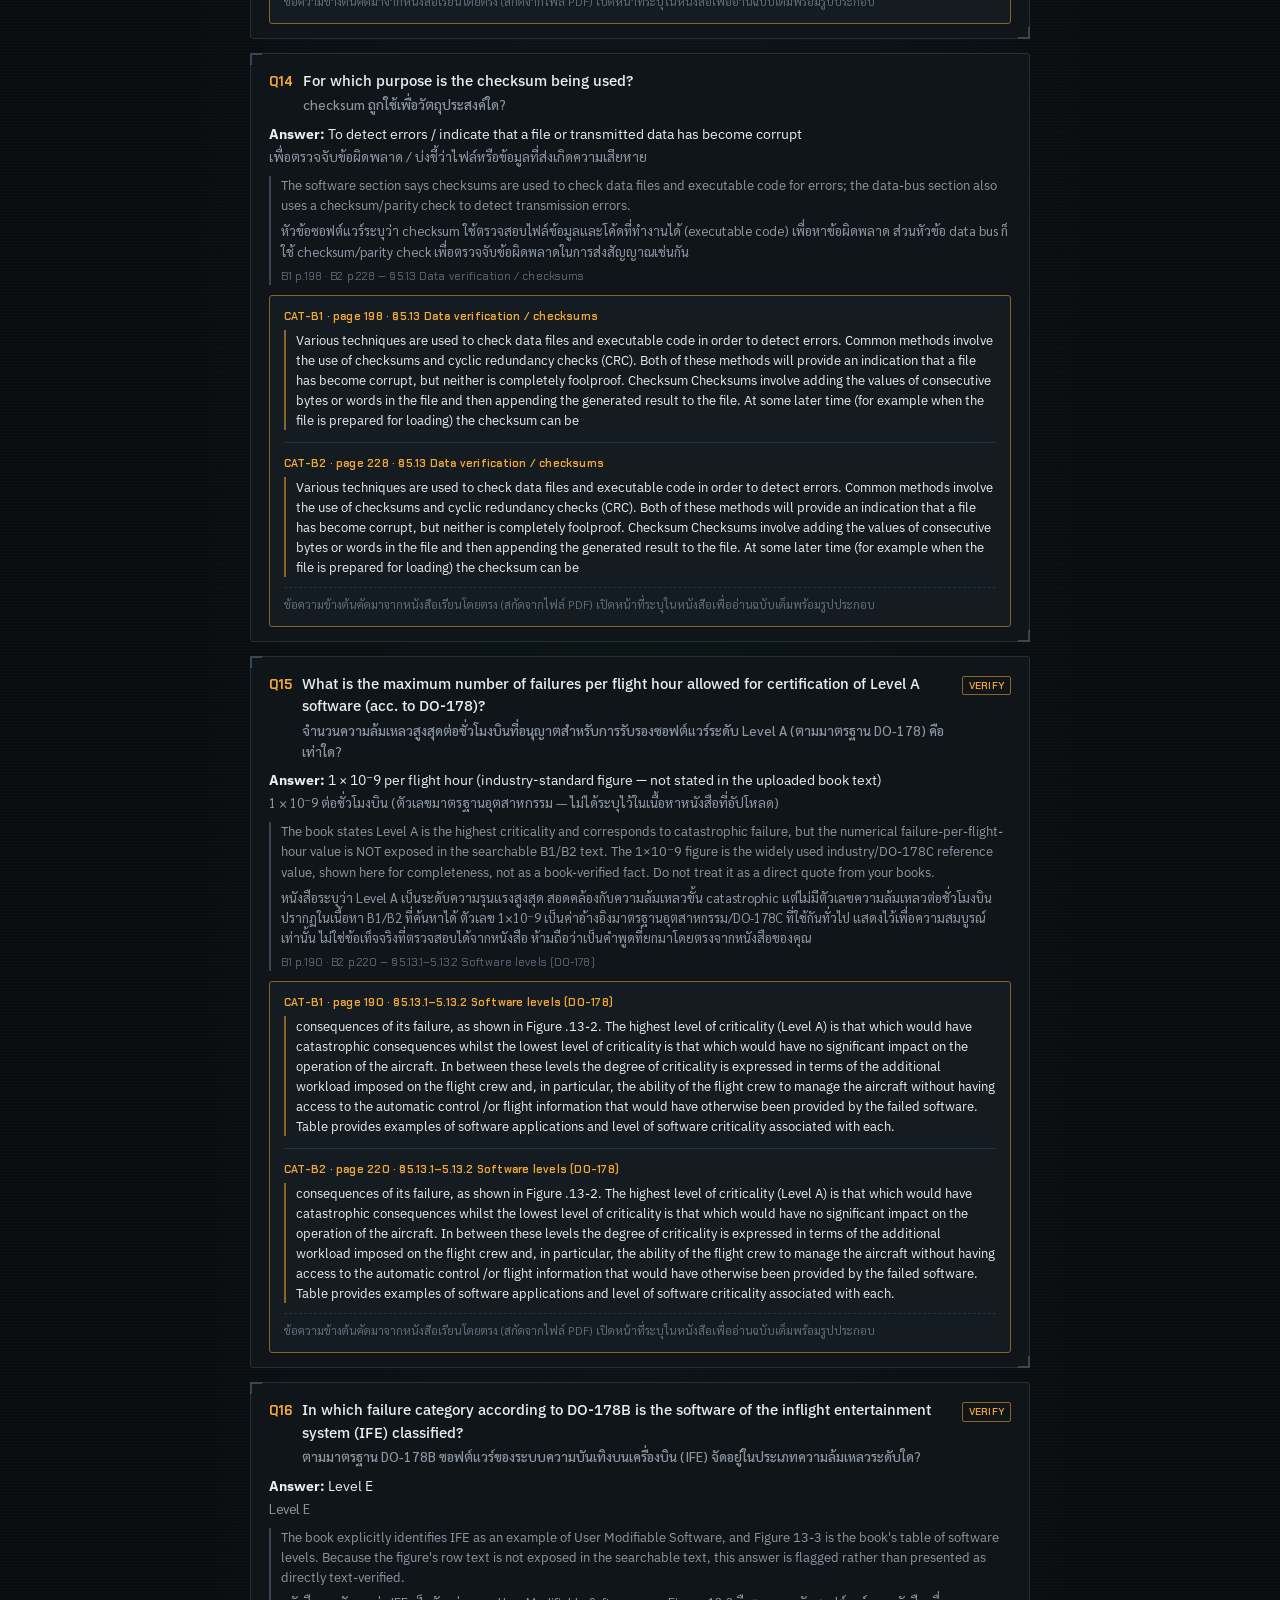
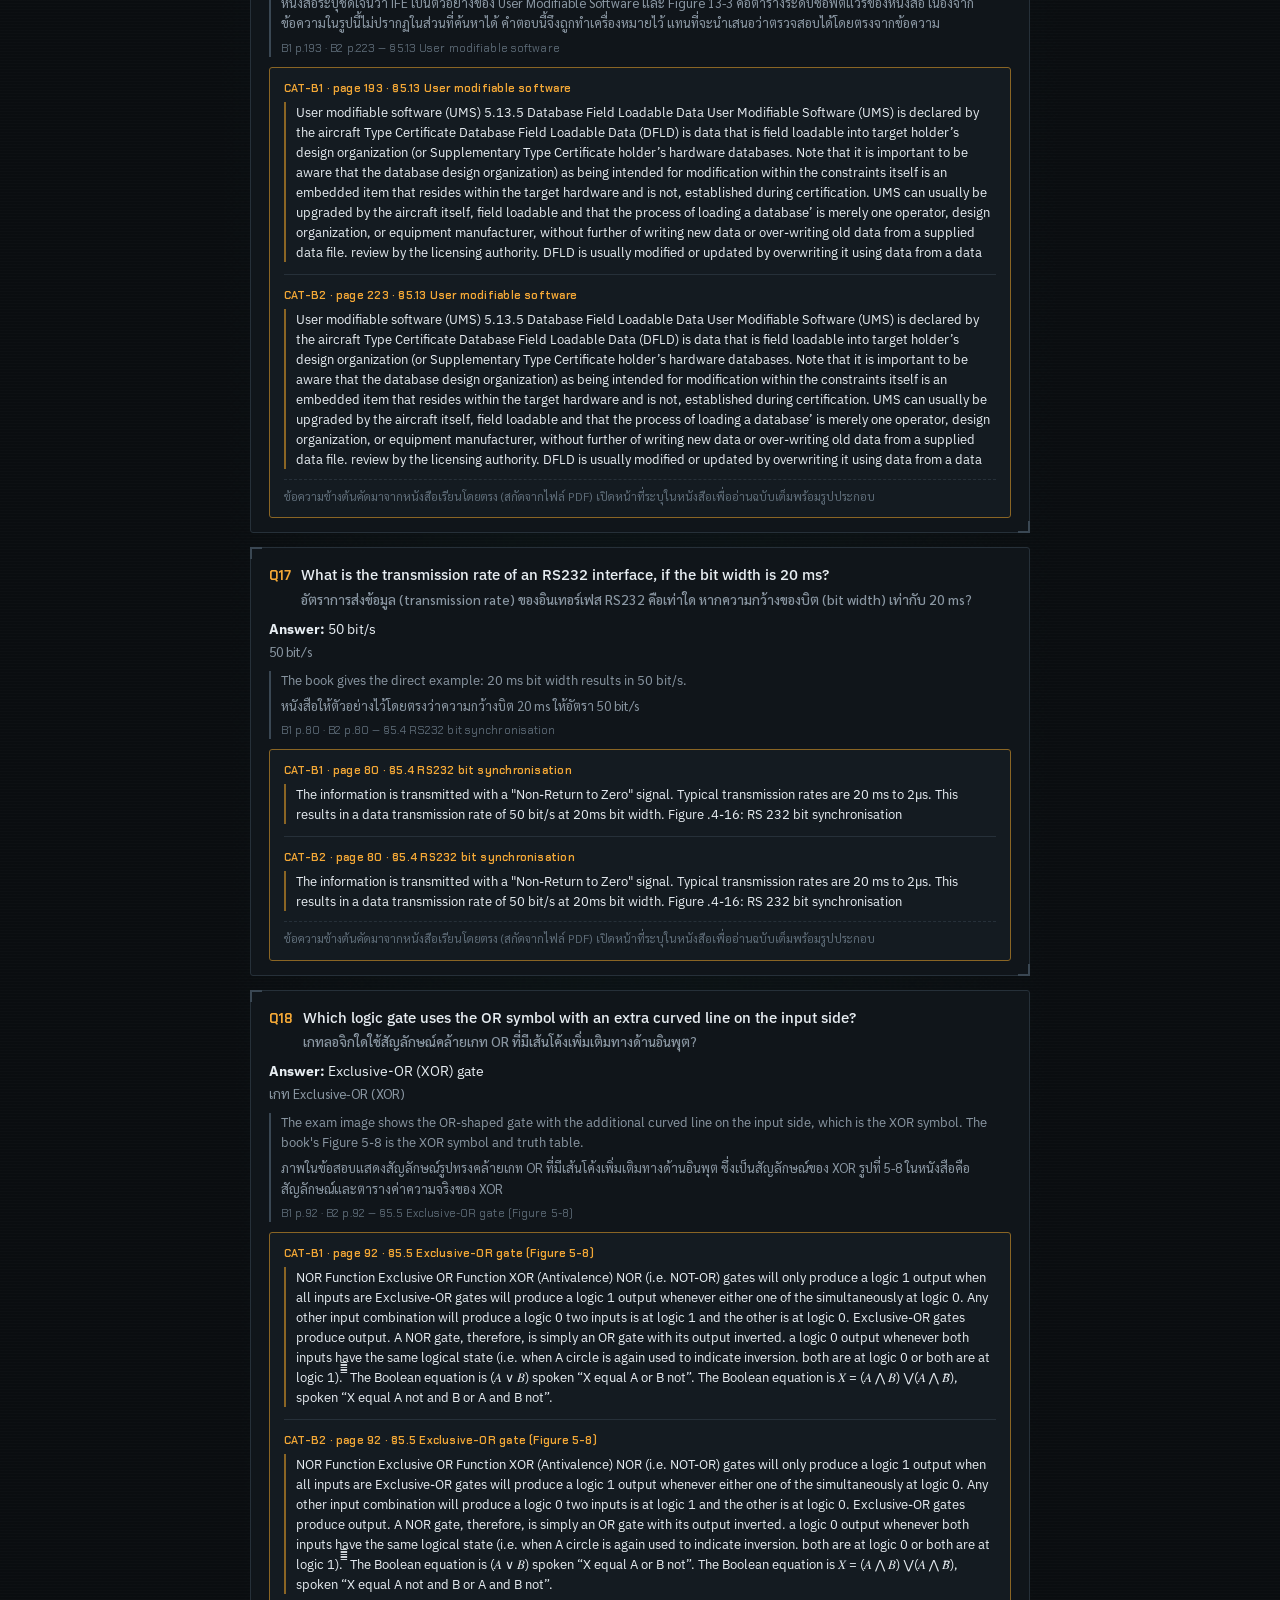
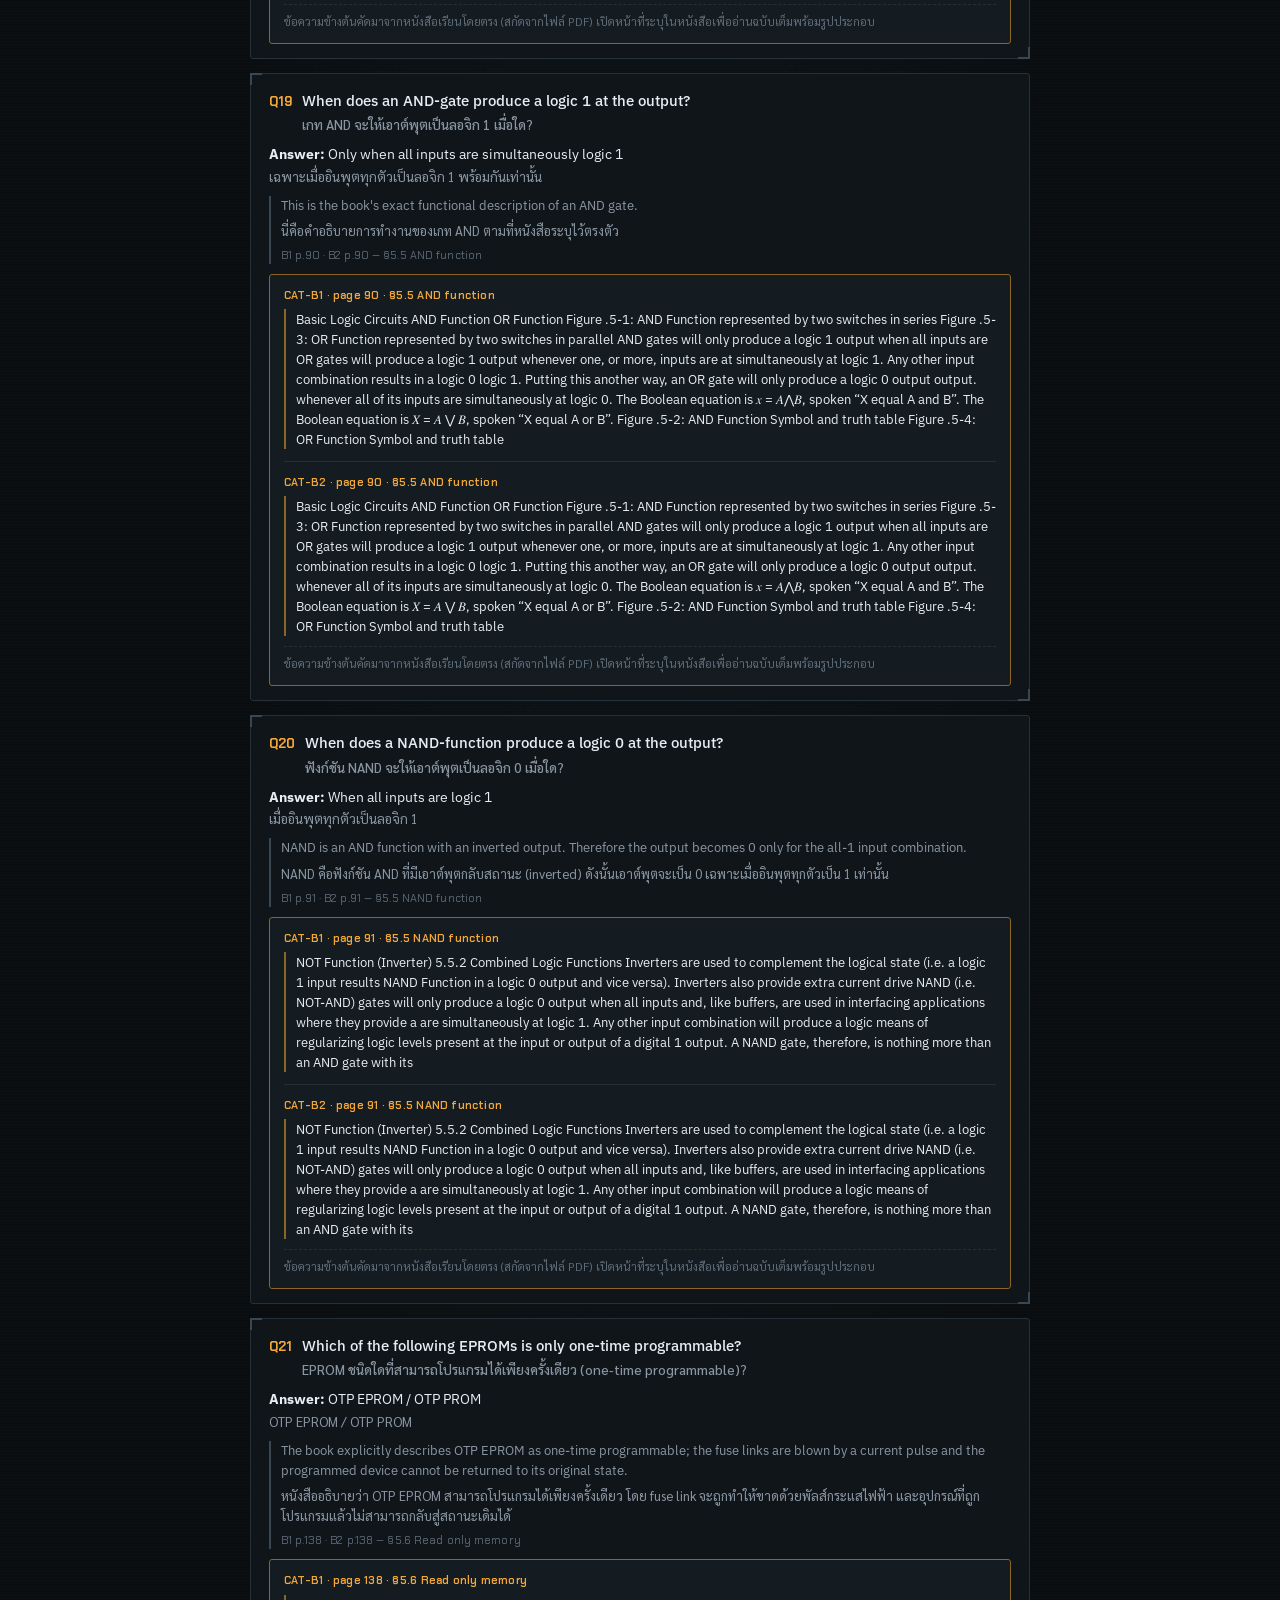
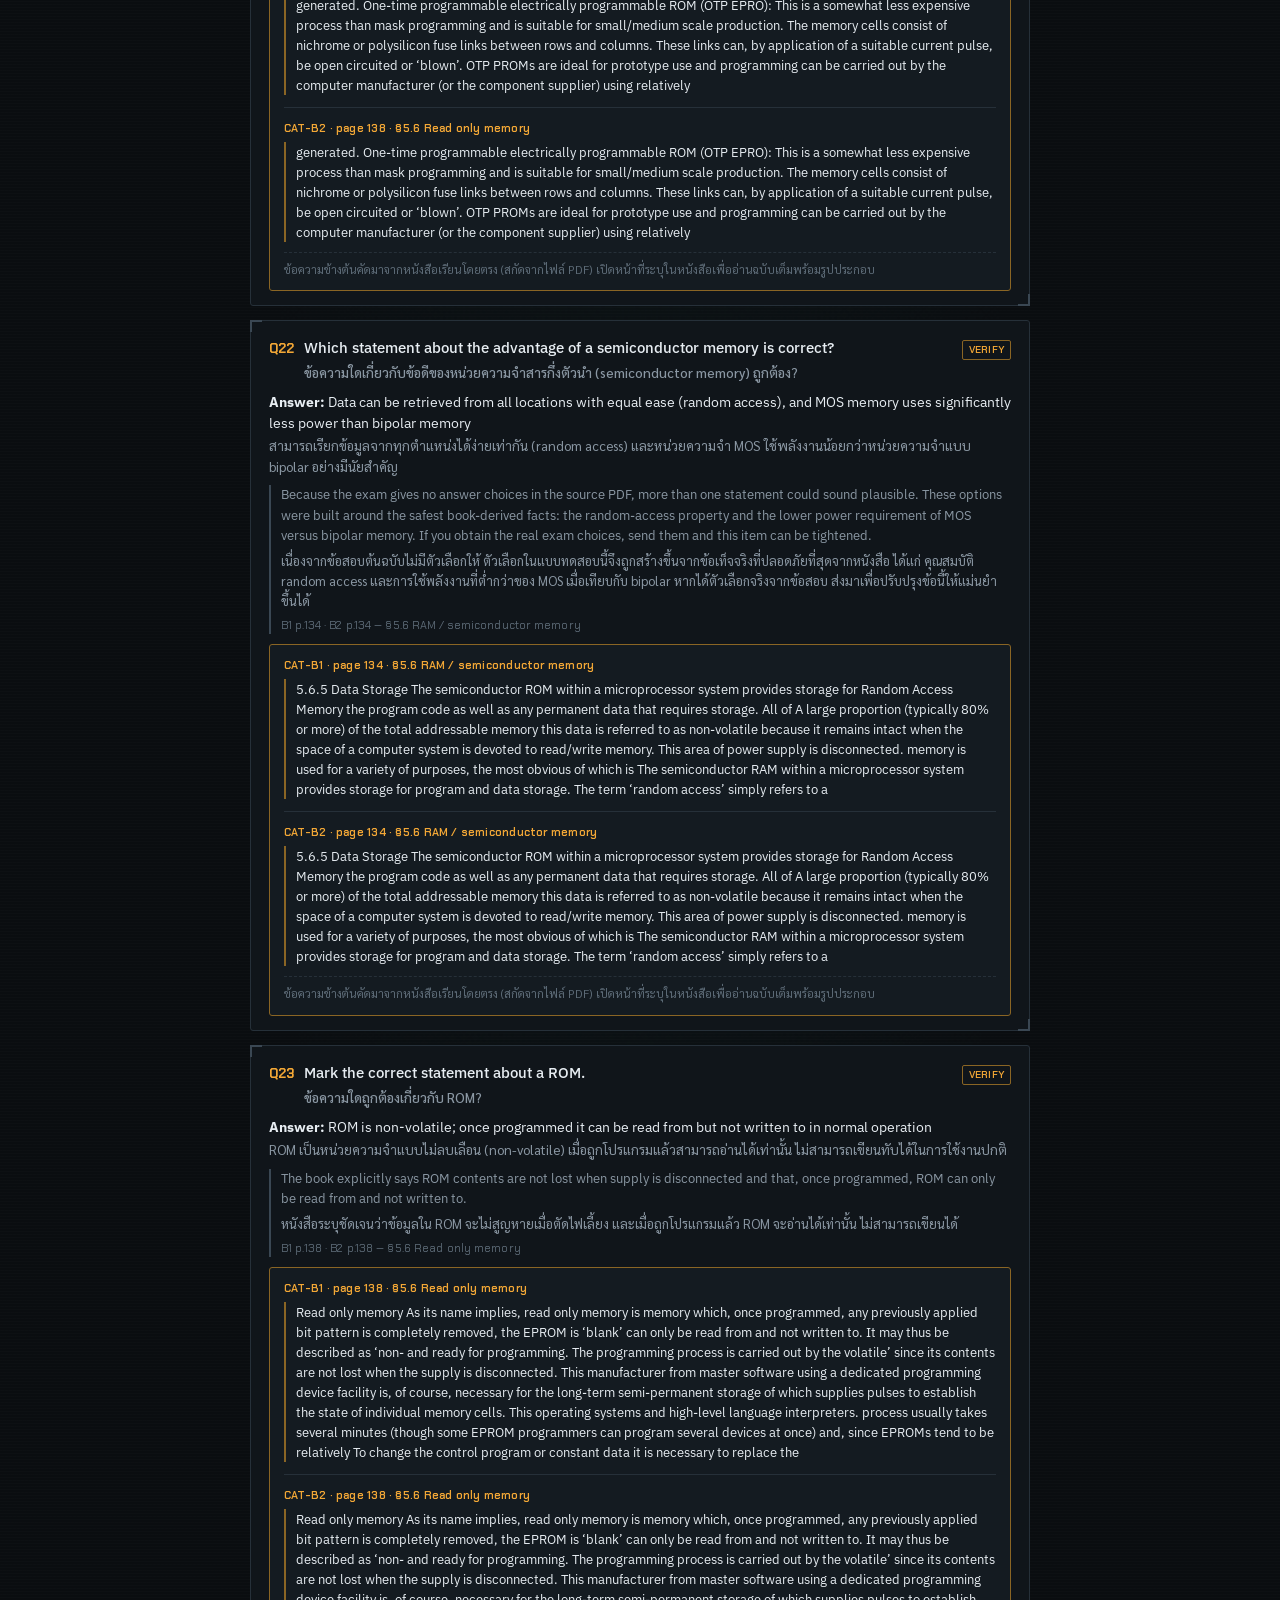
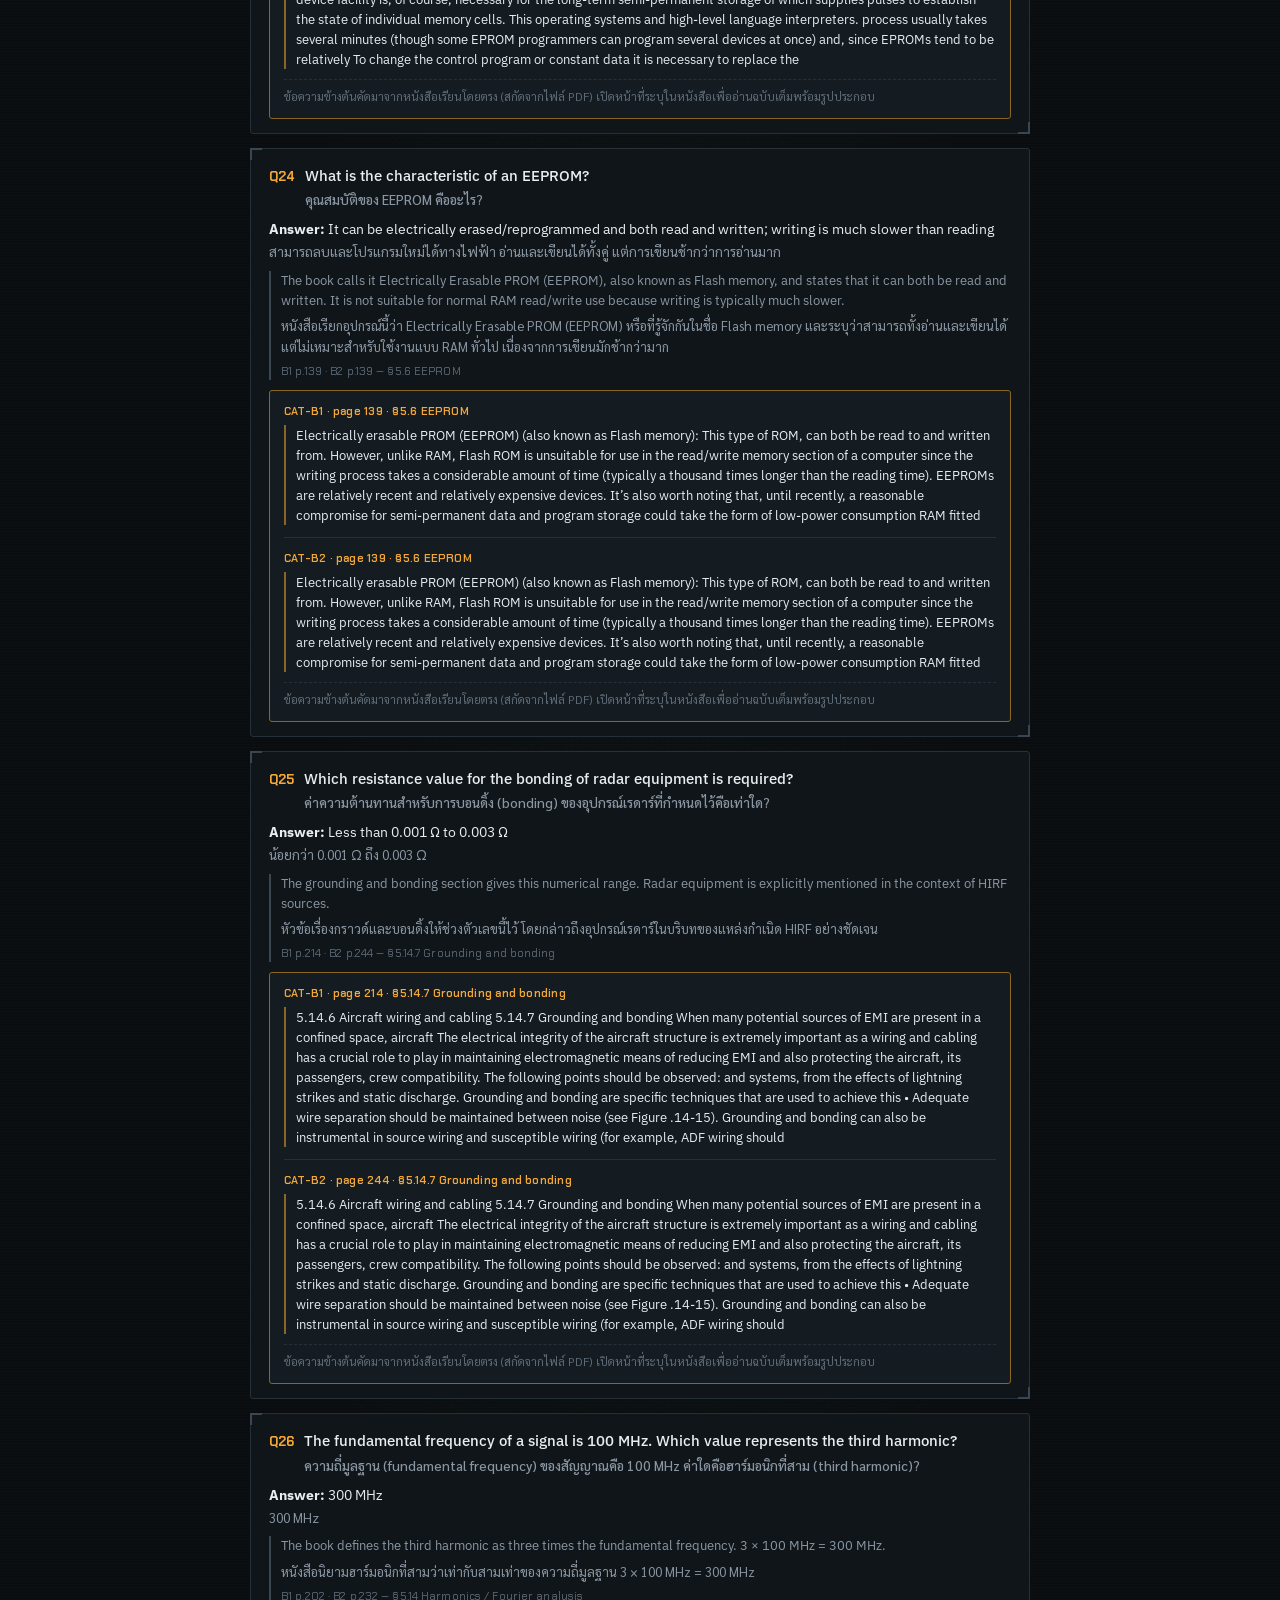
<file: cheat-sheet.html>
<!DOCTYPE html>
<html lang="en">
<head>
<meta charset="UTF-8">
<meta name="viewport" content="width=device-width, initial-scale=1.0">
<title>Module 5 — Digital Techniques Cheat Sheet</title>
<link rel="icon" href="data:,">
<link rel="stylesheet" href="assets/style.css">
<style>
  .qcard { cursor: default; }
  .answer-line { font-size: 13.5px; margin: 6px 0 8px; }
  .answer-line .th { display:block; margin-top:2px; }
  .explain { display:block !important; }
  .remark { display:block !important; }
  .hooks { list-style: none; padding:0; margin:0; display:grid; gap:8px; }
  .hooks li { background: var(--panel); border:1px solid var(--border); border-radius:3px; padding:8px 12px; font-size:13.5px; }
  .hooks li .th { display:block; margin-top:2px; }
  .section-title { font-family: var(--display); color: var(--amber); font-size:14px; letter-spacing:.03em; margin: 26px 0 12px; }
</style>
</head>
<body>

<div class="topbar">
  <div class="brand">MODULE 5 · DIGITAL TECHNIQUES<small>CAT-B1 / CAT-B2 · CHEAT SHEET</small></div>
  <div class="spacer"></div>
  <label class="toggle">
    <input type="checkbox" id="thToggle" checked>
    TH
  </label>
  <a class="btn primary" href="index.html">TAKE MOCK EXAM →</a>
</div>

<div class="shell">
  <div class="hero">
    <h1>Avionic / Module 5 — Final Exam Analysis</h1>
    <p>40 questions · book-based answers · traps · references</p>
    <p class="th">40 ข้อ · คำตอบอ้างอิงจากหนังสือ · จุดหลอก · แหล่งอ้างอิง</p>
  </div>

  <div class="explain open" style="margin-bottom:20px;">
    <strong>Source rule:</strong> This guide uses the exam PDF as the question source and the CAT-B1/CAT-B2 Module 5 books as the study source. Where the books do not explicitly support a detail, it is flagged rather than silently filled from outside knowledge.
    <span class="th"><strong>กฎการอ้างอิง:</strong> คู่มือนี้ใช้ไฟล์ข้อสอบเป็นแหล่งที่มาของคำถาม และหนังสือ CAT-B1/CAT-B2 Module 5 เป็นแหล่งอ้างอิงเนื้อหา หากหนังสือไม่มีข้อความสนับสนุนรายละเอียดใดอย่างชัดเจน จะมีการระบุไว้ แทนที่จะเติมคำตอบจากความรู้ภายนอก</span>
    <span class="ref">Exam strategy: focus on the exact noun being asked (TX vs RX, grid vs anode, ROM vs RAM, FLS vs UMS), units, and the book's exact terminology.</span>
  </div>

  
<div class="qcard">
  <div class="qhead">
    <span class="qnum">Q1</span>
    <div class="qtext">In which colour is a "caution indication" displayed on the EICAS monitor?<span class="th">ไฟเตือนระดับ "caution" บนจอ EICAS แสดงเป็นสีอะไร?</span></div>
    <span class="flag">VERIFY</span>
  </div>
  <div class="answer-line"><strong>Answer:</strong> Amber <span class="th">สีเหลืองอำพัน</span></div>
  <div class="explain open">
    The uploaded B1/B2 EICAS text confirms EICAS displays crew alerts and that CAS messages are colour coded, but the searchable book text does not explicitly give the caution-to-amber mapping. Treat this as the expected exam answer, not a directly quoted book statement.
    <span class="th">เนื้อหา B1/B2 เรื่อง EICAS ยืนยันว่า EICAS แสดงการแจ้งเตือนของลูกเรือ และข้อความ CAS มีการเข้ารหัสสี แต่ข้อความที่ค้นหาได้ในหนังสือไม่ได้ระบุความสัมพันธ์ระหว่าง caution กับสีเหลืองอำพันไว้อย่างชัดเจน ให้ถือเป็นคำตอบที่คาดว่าจะออกสอบ ไม่ใช่ข้อความที่ยกมาโดยตรงจากหนังสือ</span>
    <span class="ref">B1 p.224 · B2 p.254 — §5.15.3 EICAS</span>
  </div>
  <div class="remark open"><div class="remark-book">
      <div class="remark-cite">CAT-B1 · page 224 · §5.15.3 EICAS</div>
      <blockquote>aircraft system data to the Flight Data Recorder (FDR) and data link •   Caution Alerting System (CAS) messages (color coded to indicate   management importance).</blockquote>
    </div>
<div class="remark-book">
      <div class="remark-cite">CAT-B2 · page 254 · §5.15.3 EICAS</div>
      <blockquote>aircraft system data to the Flight Data Recorder (FDR) and data link •   Caution Alerting System (CAS) messages (color coded to indicate   management importance).</blockquote>
    </div>
<div class="remark-note th">ข้อความข้างต้นคัดมาจากหนังสือเรียนโดยตรง (สกัดจากไฟล์ PDF) เปิดหน้าที่ระบุในหนังสือเพื่ออ่านฉบับเต็มพร้อมรูปประกอบ</div></div>
</div>

<div class="qcard">
  <div class="qhead">
    <span class="qnum">Q2</span>
    <div class="qtext">What does PFD mean?<span class="th">PFD ย่อมาจากอะไร?</span></div>
    
  </div>
  <div class="answer-line"><strong>Answer:</strong> Primary Flight Display <span class="th">Primary Flight Display (จอแสดงข้อมูลการบินหลัก)</span></div>
  <div class="explain open">
    The EFIS section explicitly names the Primary Flight Display (PFD).
    <span class="th">หัวข้อ EFIS ระบุชื่อ Primary Flight Display (PFD) ไว้อย่างชัดเจน</span>
    <span class="ref">B1 p.219 · B2 p.249 — §5.15.2 EFIS</span>
  </div>
  <div class="remark open"><div class="remark-book">
      <div class="remark-cite">CAT-B1 · page 219 · §5.15.2 EFIS</div>
      <blockquote>Flight Instrument System (EFIS) displays in what has become known as the •   Primary Flight Display (PFD) ‘glass cockpit’. EFIS provides large, clear, high-resolution displays which are easy to view under wide variations of ambient light intensity. Displays can be   •   Navigation Display (ND) independently selected and configured as required by the captain and first •   Display Select Panel officer and the ability to display information from various data sources in a</blockquote>
    </div>
<div class="remark-book">
      <div class="remark-cite">CAT-B2 · page 249 · §5.15.2 EFIS</div>
      <blockquote>Flight Instrument System (EFIS) displays in what has become known as the •   Primary Flight Display (PFD) ‘glass cockpit’. EFIS provides large, clear, high-resolution displays which are easy to view under wide variations of ambient light intensity. Displays can be   •   Navigation Display (ND) independently selected and configured as required by the captain and first •   Display Select Panel officer and the ability to display information from various data sources in a</blockquote>
    </div>
<div class="remark-note th">ข้อความข้างต้นคัดมาจากหนังสือเรียนโดยตรง (สกัดจากไฟล์ PDF) เปิดหน้าที่ระบุในหนังสือเพื่ออ่านฉบับเต็มพร้อมรูปประกอบ</div></div>
</div>

<div class="qcard">
  <div class="qhead">
    <span class="qnum">Q3</span>
    <div class="qtext">In which colour is a "warning indication" displayed on the EICAS monitor?<span class="th">ไฟเตือนระดับ "warning" บนจอ EICAS แสดงเป็นสีอะไร?</span></div>
    <span class="flag">VERIFY</span>
  </div>
  <div class="answer-line"><strong>Answer:</strong> Red <span class="th">สีแดง</span></div>
  <div class="explain open">
    Same source limitation as Q1: the book text confirms colour-coded CAS/EICAS alerts but the searchable text does not explicitly state the warning/red mapping. Treat Red as the expected exam answer and verify against any instructor slide/figure.
    <span class="th">ข้อจำกัดของแหล่งข้อมูลเช่นเดียวกับข้อ 1: เนื้อหาหนังสือยืนยันว่าการแจ้งเตือน CAS/EICAS มีการเข้ารหัสสี แต่ไม่ได้ระบุความสัมพันธ์ระหว่าง warning กับสีแดงไว้อย่างชัดเจน ให้ถือว่าสีแดงเป็นคำตอบที่คาดว่าจะออกสอบ และควรตรวจสอบเพิ่มเติมกับสไลด์/รูปของผู้สอน</span>
    <span class="ref">B1 p.224 · B2 p.254 — §5.15.3 EICAS</span>
  </div>
  <div class="remark open"><div class="remark-book">
      <div class="remark-cite">CAT-B1 · page 224 · §5.15.3 EICAS</div>
      <blockquote>aircraft system data to the Flight Data Recorder (FDR) and data link •   Caution Alerting System (CAS) messages (color coded to indicate   management importance).</blockquote>
    </div>
<div class="remark-book">
      <div class="remark-cite">CAT-B2 · page 254 · §5.15.3 EICAS</div>
      <blockquote>aircraft system data to the Flight Data Recorder (FDR) and data link •   Caution Alerting System (CAS) messages (color coded to indicate   management importance).</blockquote>
    </div>
<div class="remark-note th">ข้อความข้างต้นคัดมาจากหนังสือเรียนโดยตรง (สกัดจากไฟล์ PDF) เปิดหน้าที่ระบุในหนังสือเพื่ออ่านฉบับเต็มพร้อมรูปประกอบ</div></div>
</div>

<div class="qcard">
  <div class="qhead">
    <span class="qnum">Q4</span>
    <div class="qtext">What does EADI mean?<span class="th">EADI ย่อมาจากอะไร?</span></div>
    
  </div>
  <div class="answer-line"><strong>Answer:</strong> Electronic Attitude Director Indicator <span class="th">Electronic Attitude Director Indicator</span></div>
  <div class="explain open">
    The B2 abbreviations list explicitly gives EADI = Electronic Attitude Director Indicator. The EFIS prose elsewhere uses "Electronic Attitude Direction Indicator"; for this exact exam wording, memorize the abbreviation-list wording.
    <span class="th">รายการคำย่อใน B2 ระบุไว้ชัดเจนว่า EADI = Electronic Attitude Director Indicator ส่วนเนื้อหา EFIS ในที่อื่นใช้คำว่า "Electronic Attitude Direction Indicator" — สำหรับคำถามข้อสอบนี้ ให้จำคำในรายการคำย่อเป็นหลัก</span>
    <span class="ref">B1 p.238 · B2 p.268 — Abbreviations list</span>
  </div>
  <div class="remark open"><div class="remark-book">
      <div class="remark-cite">CAT-B1 · page 238 · Abbreviations list</div>
      <blockquote>DFGC   Digital Flight Guidance Computer   DUATS   Direct User Access Terminal System DFGS   Digital Flight Guidance System   EADI   Electronic Attitude Director Indicator</blockquote>
    </div>
<div class="remark-book">
      <div class="remark-cite">CAT-B2 · page 268 · Abbreviations list</div>
      <blockquote>DFGC   Digital Flight Guidance Computer   DUATS   Direct User Access Terminal System DFGS   Digital Flight Guidance System   EADI   Electronic Attitude Director Indicator</blockquote>
    </div>
<div class="remark-note th">ข้อความข้างต้นคัดมาจากหนังสือเรียนโดยตรง (สกัดจากไฟล์ PDF) เปิดหน้าที่ระบุในหนังสือเพื่ออ่านฉบับเต็มพร้อมรูปประกอบ</div></div>
</div>

<div class="qcard">
  <div class="qhead">
    <span class="qnum">Q5</span>
    <div class="qtext">What kind of light is used in a fibre optic system of an aircraft?<span class="th">ระบบไฟเบอร์ออปติกของอากาศยานใช้แสงชนิดใด?</span></div>
    
  </div>
  <div class="answer-line"><strong>Answer:</strong> Infra-red light <span class="th">แสงอินฟราเรด</span></div>
  <div class="explain open">
    The optical transmitter is described as an infra-red LED or a low-power semiconductor laser diode.
    <span class="th">ตัวส่งสัญญาณแสงอธิบายว่าเป็น LED อินฟราเรด หรือไดโอดเลเซอร์สารกึ่งตัวนำกำลังต่ำ</span>
    <span class="ref">B1 p.152 · B2 p.182 — §5.10.5 Dispersion and bandwidth</span>
  </div>
  <div class="remark open"><div class="remark-book">
      <div class="remark-cite">CAT-B1 · page 152 · §5.10.5 Dispersion and bandwidth</div>
      <blockquote>A simple one-way (simplex) fiber optic data link is shown in Figure .10-7.The optical transmitter consists of an infra-red light emitting diode (LED) or low- power semiconductor laser diode coupled directly to the optical fiber. The diode is supplied with pulses of current from a bus interface. These pulses of current produce equivalent pulses of light that travel along the fiber until they reach the optical receiver unit.</blockquote>
    </div>
<div class="remark-book">
      <div class="remark-cite">CAT-B2 · page 182 · §5.10.5 Dispersion and bandwidth</div>
      <blockquote>A simple one-way (simplex) fiber optic data link is shown in Figure .10-7.The optical transmitter consists of an infra-red light emitting diode (LED) or low- power semiconductor laser diode coupled directly to the optical fiber. The diode is supplied with pulses of current from a bus interface. These pulses of current produce equivalent pulses of light that travel along the fiber until they reach the optical receiver unit.</blockquote>
    </div>
<div class="remark-note th">ข้อความข้างต้นคัดมาจากหนังสือเรียนโดยตรง (สกัดจากไฟล์ PDF) เปิดหน้าที่ระบุในหนังสือเพื่ออ่านฉบับเต็มพร้อมรูปประกอบ</div></div>
</div>

<div class="qcard">
  <div class="qhead">
    <span class="qnum">Q6</span>
    <div class="qtext">Which material is used for the core of a fibre optic?<span class="th">แกนกลาง (core) ของไฟเบอร์ออปติกทำจากวัสดุใด?</span></div>
    
  </div>
  <div class="answer-line"><strong>Answer:</strong> Silica glass <span class="th">แก้วซิลิกา</span></div>
  <div class="explain open">
    The book states that an optical fibre consists essentially of a cylindrical silica glass core surrounded by glass cladding.
    <span class="th">หนังสือระบุว่าเส้นใยแก้วนำแสงประกอบด้วยแกนแก้วซิลิกาทรงกระบอกที่ล้อมรอบด้วยแคลดดิ้งแก้ว (glass cladding)</span>
    <span class="ref">B1 p.148 · B2 p.178 — §5.10.2 Signal propagation in optical fibers</span>
  </div>
  <div class="remark open"><div class="remark-book">
      <div class="remark-cite">CAT-B1 · page 148 · §5.10.2 Signal propagation in optical fibers</div>
      <blockquote>5.10.1 Advantages and disadvantages   5.10.2 Signal propagation in optical fibers Optical fibers offer some very significant advantages over conventional copper   Essentially, an optical fiber consists of a cylindrical silica glass core surrounded cables.   by further glass cladding. The fiber acts as a channel (or waveguide) along which an electromagnetic wave can pass with very little loss. These include:</blockquote>
    </div>
<div class="remark-book">
      <div class="remark-cite">CAT-B2 · page 178 · §5.10.2 Signal propagation in optical fibers</div>
      <blockquote>5.10.1 Advantages and disadvantages   5.10.2 Signal propagation in optical fibers Optical fibers offer some very significant advantages over conventional copper   Essentially, an optical fiber consists of a cylindrical silica glass core surrounded cables.   by further glass cladding. The fiber acts as a channel (or waveguide) along which an electromagnetic wave can pass with very little loss. These include:</blockquote>
    </div>
<div class="remark-note th">ข้อความข้างต้นคัดมาจากหนังสือเรียนโดยตรง (สกัดจากไฟล์ PDF) เปิดหน้าที่ระบุในหนังสือเพื่ออ่านฉบับเต็มพร้อมรูปประกอบ</div></div>
</div>

<div class="qcard">
  <div class="qhead">
    <span class="qnum">Q7</span>
    <div class="qtext">Which optical electronic device is used in a fibre optic transmitter?<span class="th">อุปกรณ์อิเล็กทรอนิกส์เชิงแสงชนิดใดที่ใช้ในตัวส่งสัญญาณ (transmitter) ของไฟเบอร์ออปติก?</span></div>
    
  </div>
  <div class="answer-line"><strong>Answer:</strong> Infra-red LED or low-power semiconductor laser diode <span class="th">LED อินฟราเรด หรือไดโอดเลเซอร์สารกึ่งตัวนำกำลังต่ำ</span></div>
  <div class="explain open">
    The transmitter uses an IR LED or low-power semiconductor laser diode; the receiver uses a photodiode or phototransistor. Do not swap TX and RX.
    <span class="th">ตัวส่ง (TX) ใช้ LED อินฟราเรดหรือไดโอดเลเซอร์กำลังต่ำ ส่วนตัวรับ (RX) ใช้โฟโต้ไดโอดหรือโฟโต้ทรานซิสเตอร์ — ห้ามสลับ TX กับ RX</span>
    <span class="ref">B1 p.152 · B2 p.182 — §5.10.5 Dispersion and bandwidth</span>
  </div>
  <div class="remark open"><div class="remark-book">
      <div class="remark-cite">CAT-B1 · page 152 · §5.10.5 Dispersion and bandwidth</div>
      <blockquote>A simple one-way (simplex) fiber optic data link is shown in Figure .10-7.The optical transmitter consists of an infra-red light emitting diode (LED) or low- power semiconductor laser diode coupled directly to the optical fiber. The diode is supplied with pulses of current from a bus interface. These pulses of current produce equivalent pulses of light that travel along the fiber until they reach the optical receiver unit. The optical receiver unit consists of a photodiode or phototransistor that passes a relatively large current when illuminated and negligible current when</blockquote>
    </div>
<div class="remark-book">
      <div class="remark-cite">CAT-B2 · page 182 · §5.10.5 Dispersion and bandwidth</div>
      <blockquote>A simple one-way (simplex) fiber optic data link is shown in Figure .10-7.The optical transmitter consists of an infra-red light emitting diode (LED) or low- power semiconductor laser diode coupled directly to the optical fiber. The diode is supplied with pulses of current from a bus interface. These pulses of current produce equivalent pulses of light that travel along the fiber until they reach the optical receiver unit. The optical receiver unit consists of a photodiode or phototransistor that passes a relatively large current when illuminated and negligible current when</blockquote>
    </div>
<div class="remark-note th">ข้อความข้างต้นคัดมาจากหนังสือเรียนโดยตรง (สกัดจากไฟล์ PDF) เปิดหน้าที่ระบุในหนังสือเพื่ออ่านฉบับเต็มพร้อมรูปประกอบ</div></div>
</div>

<div class="qcard">
  <div class="qhead">
    <span class="qnum">Q8</span>
    <div class="qtext">How is a colour picture on a CRT generated?<span class="th">ภาพสีบนจอ CRT ถูกสร้างขึ้นได้อย่างไร?</span></div>
    
  </div>
  <div class="answer-line"><strong>Answer:</strong> Three cathodes/electron beams with red, green and blue phosphors at varying intensities (additive colour) <span class="th">แคโทด/ลำอิเล็กตรอนสามชุดยิงไปยังสารเรืองแสงสีแดง เขียว น้ำเงิน โดยปรับความเข้มต่างกัน (ผสมสีแบบบวก)</span></div>
  <div class="explain open">
    The book describes three video signals feeding three cathodes, each beam focused on its corresponding colour phosphor. Different RGB intensities generate the range of colours.
    <span class="th">หนังสืออธิบายว่าสัญญาณวิดีโอสามสัญญาณป้อนเข้าสู่แคโทดสามชุด แต่ละลำแสงโฟกัสไปยังสารเรืองแสงสีที่สอดคล้องกัน ความเข้มของสี RGB ที่แตกต่างกันทำให้เกิดสีที่หลากหลาย</span>
    <span class="ref">B1 p.164 · B2 p.194 — §5.11 Colour displays</span>
  </div>
  <div class="remark open"><div class="remark-book">
      <div class="remark-cite">CAT-B1 · page 164 · §5.11 Colour displays</div>
      <blockquote>to produce a CRT that can display color information. By combining three different colors (red, green and blue phosphors) in different amounts it is possible to generate a range of colors. For example, yellow can be produced by illuminating adjacent red and green phosphors whilst white can be produced by illuminating adjacent red, green and blue phosphors. This method is named additive color reproduction. The arrangement of a color CRT display is shown in Figure .11-9 Three separate video signals (corresponding to the colors red, green and blue) are fed to the three cathodes of the CRT. These signals are derived from the video processing</blockquote>
    </div>
<div class="remark-book">
      <div class="remark-cite">CAT-B2 · page 194 · §5.11 Colour displays</div>
      <blockquote>to produce a CRT that can display color information. By combining three different colors (red, green and blue phosphors) in different amounts it is possible to generate a range of colors. For example, yellow can be produced by illuminating adjacent red and green phosphors whilst white can be produced by illuminating adjacent red, green and blue phosphors. This method is named additive color reproduction. The arrangement of a color CRT display is shown in Figure .11-9 Three separate video signals (corresponding to the colors red, green and blue) are fed to the three cathodes of the CRT. These signals are derived from the video processing</blockquote>
    </div>
<div class="remark-note th">ข้อความข้างต้นคัดมาจากหนังสือเรียนโดยตรง (สกัดจากไฟล์ PDF) เปิดหน้าที่ระบุในหนังสือเพื่ออ่านฉบับเต็มพร้อมรูปประกอบ</div></div>
</div>

<div class="qcard">
  <div class="qhead">
    <span class="qnum">Q9</span>
    <div class="qtext">Which voltage waveform does a CRT use to produce the scanned raster?<span class="th">จอ CRT ใช้รูปคลื่นแรงดันไฟฟ้าแบบใดในการสร้างภาพแบบราสเตอร์ (scanned raster)?</span></div>
    
  </div>
  <div class="answer-line"><strong>Answer:</strong> Ramp (sawtooth) waveforms on the X and Y plates <span class="th">รูปคลื่นแบบแรมป์/ฟันเลื่อยที่แผ่น X และ Y</span></div>
  <div class="explain open">
    The book states that the X and Y plate waveforms required to produce the scanned raster are ramp (sawtooth) shaped and have different frequencies.
    <span class="th">หนังสือระบุว่ารูปคลื่นที่แผ่น X และ Y ที่จำเป็นในการสร้างราสเตอร์แบบสแกนมีลักษณะเป็นแรมป์ (ฟันเลื่อย) และมีความถี่ต่างกัน</span>
    <span class="ref">B1 p.162 · B2 p.192 — §5.11 CRT scanning</span>
  </div>
  <div class="remark open"><div class="remark-book">
      <div class="remark-cite">CAT-B1 · page 162 · §5.11 CRT scanning</div>
      <blockquote>beam of electrons from top to bottom and left to right. The voltage waveforms   beam of electrons which then impacts against a phosphor coated screen. By required on the X and Y plates to produce the scanned raster must be ramp   controlling the amount of electrons (i.e. modulating the current in the beam) (sawtooth) shaped with different frequencies. For example, to produce the   it is possible to control the intensity of the light produced. extremely crude four-line display the ramp waveform applied to the X-plates   In order to cover the full screen area of a CRT display it is necessary to scan the would be 50 Hz whilst that applied to the Y-plates would be 200 Hz. A complete   beam (up and down and left to right) in order to create a raster. The raster is raster would then be scanned in a time interval of 20 ms (one fiftieth of a   generated by applying ramp waveforms of appropriate frequency to the X and second).   Y-deflection system. A high resolution display will clearly require many more than just four lines</blockquote>
    </div>
<div class="remark-book">
      <div class="remark-cite">CAT-B2 · page 192 · §5.11 CRT scanning</div>
      <blockquote>beam of electrons from top to bottom and left to right. The voltage waveforms   beam of electrons which then impacts against a phosphor coated screen. By required on the X and Y plates to produce the scanned raster must be ramp   controlling the amount of electrons (i.e. modulating the current in the beam) (sawtooth) shaped with different frequencies. For example, to produce the   it is possible to control the intensity of the light produced. extremely crude four-line display the ramp waveform applied to the X-plates   In order to cover the full screen area of a CRT display it is necessary to scan the would be 50 Hz whilst that applied to the Y-plates would be 200 Hz. A complete   beam (up and down and left to right) in order to create a raster. The raster is raster would then be scanned in a time interval of 20 ms (one fiftieth of a   generated by applying ramp waveforms of appropriate frequency to the X and second).   Y-deflection system. A high resolution display will clearly require many more than just four lines</blockquote>
    </div>
<div class="remark-note th">ข้อความข้างต้นคัดมาจากหนังสือเรียนโดยตรง (สกัดจากไฟล์ PDF) เปิดหน้าที่ระบุในหนังสือเพื่ออ่านฉบับเต็มพร้อมรูปประกอบ</div></div>
</div>

<div class="qcard">
  <div class="qhead">
    <span class="qnum">Q10</span>
    <div class="qtext">Which is the most positive material in the triboelectric series?<span class="th">วัสดุใดมีประจุบวกมากที่สุดในอนุกรมไทรโบอิเล็กทริก (triboelectric series)?</span></div>
    
  </div>
  <div class="answer-line"><strong>Answer:</strong> Air <span class="th">อากาศ</span></div>
  <div class="explain open">
    In the book's triboelectric series, Air is at the most-positive end; Paper is at the least-positive end.
    <span class="th">ในอนุกรมไทรโบอิเล็กทริกของหนังสือ อากาศอยู่ปลายด้านบวกที่สุด ส่วนกระดาษอยู่ปลายด้านลบที่สุด</span>
    <span class="ref">B1 p.176 · B2 p.206 — §5.12.3 Triboelectric series</span>
  </div>
  <div class="remark open"><div class="remark-book">
      <div class="remark-cite">CAT-B1 · page 176 · §5.12.3 Triboelectric series</div>
      <blockquote>5.12.2 Static Electricity   5.12.3 The triboelectric series Static electricity is something that we should all be familiar with in its most   The triboelectric series classifies different materials according to how well they awesome manifestation, lightning (see Figure .12-2). Another example of   create static electricity when rubbed with another material. The series is static electricity that you might have encountered is the electric shock   arranged on a scale of increasingly positive and increasingly negative received when stepping out of a car. The synthetic materials used for clothing   materials. The following materials give up electrons and become positive as well as the vehicle’s interior are capable of producing large amounts of   when charged (and so appear as positive on the triboelectric scale) when static charge which is only released when the hapless driver or passenger sets   rubbed against other materials: foot on the ground! When two dissimilar, initially uncharged non-conducting •   Air (most positive) materials are rubbed together, the friction is instrumental in transferring</blockquote>
    </div>
<div class="remark-book">
      <div class="remark-cite">CAT-B2 · page 206 · §5.12.3 Triboelectric series</div>
      <blockquote>5.12.2 Static Electricity   5.12.3 The triboelectric series Static electricity is something that we should all be familiar with in its most   The triboelectric series classifies different materials according to how well they awesome manifestation, lightning (see Figure .12-2). Another example of   create static electricity when rubbed with another material. The series is static electricity that you might have encountered is the electric shock   arranged on a scale of increasingly positive and increasingly negative received when stepping out of a car. The synthetic materials used for clothing   materials. The following materials give up electrons and become positive as well as the vehicle’s interior are capable of producing large amounts of   when charged (and so appear as positive on the triboelectric scale) when static charge which is only released when the hapless driver or passenger sets   rubbed against other materials: foot on the ground! When two dissimilar, initially uncharged non-conducting •   Air (most positive) materials are rubbed together, the friction is instrumental in transferring</blockquote>
    </div>
<div class="remark-note th">ข้อความข้างต้นคัดมาจากหนังสือเรียนโดยตรง (สกัดจากไฟล์ PDF) เปิดหน้าที่ระบุในหนังสือเพื่ออ่านฉบับเต็มพร้อมรูปประกอบ</div></div>
</div>

<div class="qcard">
  <div class="qhead">
    <span class="qnum">Q11</span>
    <div class="qtext">When will a high electrostatic voltage be produced?<span class="th">แรงดันไฟฟ้าสถิตสูงจะเกิดขึ้นเมื่อใด?</span></div>
    
  </div>
  <div class="answer-line"><strong>Answer:</strong> At low / very low relative humidity <span class="th">เมื่อความชื้นสัมพัทธ์ต่ำ / ต่ำมาก</span></div>
  <div class="explain open">
    The book discusses the strong effect of relative humidity on static charge; dry/low-humidity conditions permit higher electrostatic charge accumulation.
    <span class="th">หนังสือกล่าวถึงผลกระทบอย่างมากของความชื้นสัมพัทธ์ต่อประจุไฟฟ้าสถิต สภาวะแห้ง/ความชื้นต่ำเอื้อให้เกิดการสะสมประจุไฟฟ้าสถิตสูงขึ้น</span>
    <span class="ref">B1 p.177 · B2 p.207 — §5.12 Static electricity / humidity</span>
  </div>
  <div class="remark open"><div class="remark-book">
      <div class="remark-cite">CAT-B1 · page 177 · §5.12 Static electricity / humidity</div>
      <blockquote>•   Polyvinylchloride (PVC   working situations are shown in Figure .12-3. Note the significant difference in voltage generated at different values of relative humidity. •   Silicon •   Teflon (most negative) The largest amounts of induced charge will result from materials being rubbed together that are at the extreme ends of the triboelectric scale. For example, PVC rubbed against glass or polyester rubbed against dry human skin. Note that a common complaint from people working in a dry atmosphere is that they produce sparks when touching metal objects. This is because they have</blockquote>
    </div>
<div class="remark-book">
      <div class="remark-cite">CAT-B2 · page 207 · §5.12 Static electricity / humidity</div>
      <blockquote>•   Polyvinylchloride (PVC   working situations are shown in Figure .12-3. Note the significant difference in voltage generated at different values of relative humidity. •   Silicon •   Teflon (most negative) The largest amounts of induced charge will result from materials being rubbed together that are at the extreme ends of the triboelectric scale. For example, PVC rubbed against glass or polyester rubbed against dry human skin. Note that a common complaint from people working in a dry atmosphere is that they produce sparks when touching metal objects. This is because they have</blockquote>
    </div>
<div class="remark-note th">ข้อความข้างต้นคัดมาจากหนังสือเรียนโดยตรง (สกัดจากไฟล์ PDF) เปิดหน้าที่ระบุในหนังสือเพื่ออ่านฉบับเต็มพร้อมรูปประกอบ</div></div>
</div>

<div class="qcard">
  <div class="qhead">
    <span class="qnum">Q12</span>
    <div class="qtext">What is the resistance for a ground lead, i.e. wrist strap, when working with ESD?<span class="th">ค่าความต้านทานของสายกราวด์ (ground lead) เช่น สายรัดข้อมือ (wrist strap) เมื่อทำงานเกี่ยวกับ ESD คือเท่าใด?</span></div>
    
  </div>
  <div class="answer-line"><strong>Answer:</strong> 1 MΩ <span class="th">1 MΩ</span></div>
  <div class="explain open">
    The wrist-strap ground lead includes an integral 1 MΩ resistor to limit current and reduce shock hazard.
    <span class="th">สายกราวด์ของสายรัดข้อมือมีตัวต้านทาน 1 MΩ ในตัว เพื่อจำกัดกระแสไฟฟ้าและลดอันตรายจากไฟฟ้าช็อต</span>
    <span class="ref">B1 p.180 · B2 p.210 — §5.12.6 ESD handling precautions</span>
  </div>
  <div class="remark open"><div class="remark-book">
      <div class="remark-cite">CAT-B1 · page 180 · §5.12.6 ESD handling precautions</div>
      <blockquote>carbon impregnated synthetic materials), static dissipative materials (a •   Use of wrist straps which must be worn when handling ESD. These cheaper form of conductive material), and so called anti-static materials (these are conductive bands that are connected to an effective ground are materials that are neutral on the triboelectric scale, such as cardboard, point by means of a short wire lead. The lead is usually fitted with an cotton, and wood). Of these, conductive materials offer the greatest integral 1 MΩ resistor which helps to minimize any potential shock</blockquote>
    </div>
<div class="remark-book">
      <div class="remark-cite">CAT-B2 · page 210 · §5.12.6 ESD handling precautions</div>
      <blockquote>carbon impregnated synthetic materials), static dissipative materials (a •   Use of wrist straps which must be worn when handling ESD. These cheaper form of conductive material), and so called anti-static materials (these are conductive bands that are connected to an effective ground are materials that are neutral on the triboelectric scale, such as cardboard, point by means of a short wire lead. The lead is usually fitted with an cotton, and wood). Of these, conductive materials offer the greatest integral 1 MΩ resistor which helps to minimize any potential shock</blockquote>
    </div>
<div class="remark-note th">ข้อความข้างต้นคัดมาจากหนังสือเรียนโดยตรง (สกัดจากไฟล์ PDF) เปิดหน้าที่ระบุในหนังสือเพื่ออ่านฉบับเต็มพร้อมรูปประกอบ</div></div>
</div>

<div class="qcard">
  <div class="qhead">
    <span class="qnum">Q13</span>
    <div class="qtext">Which is the least positive material in the triboelectric series?<span class="th">วัสดุใดมีประจุบวกน้อยที่สุดในอนุกรมไทรโบอิเล็กทริก?</span></div>
    
  </div>
  <div class="answer-line"><strong>Answer:</strong> Paper <span class="th">กระดาษ</span></div>
  <div class="explain open">
    Paper is at the least-positive end of the listed series.
    <span class="th">กระดาษอยู่ปลายด้านที่มีประจุบวกน้อยที่สุดของอนุกรมที่ระบุไว้ในหนังสือ</span>
    <span class="ref">B1 p.176 · B2 p.206 — §5.12.3 Triboelectric series</span>
  </div>
  <div class="remark open"><div class="remark-book">
      <div class="remark-cite">CAT-B1 · page 176 · §5.12.3 Triboelectric series</div>
      <blockquote>5.12.2 Static Electricity   5.12.3 The triboelectric series Static electricity is something that we should all be familiar with in its most   The triboelectric series classifies different materials according to how well they awesome manifestation, lightning (see Figure .12-2). Another example of   create static electricity when rubbed with another material. The series is static electricity that you might have encountered is the electric shock   arranged on a scale of increasingly positive and increasingly negative received when stepping out of a car. The synthetic materials used for clothing   materials. The following materials give up electrons and become positive as well as the vehicle’s interior are capable of producing large amounts of   when charged (and so appear as positive on the triboelectric scale) when static charge which is only released when the hapless driver or passenger sets   rubbed against other materials: foot on the ground! When two dissimilar, initially uncharged non-conducting •   Air (most positive) materials are rubbed together, the friction is instrumental in transferring</blockquote>
    </div>
<div class="remark-book">
      <div class="remark-cite">CAT-B2 · page 206 · §5.12.3 Triboelectric series</div>
      <blockquote>5.12.2 Static Electricity   5.12.3 The triboelectric series Static electricity is something that we should all be familiar with in its most   The triboelectric series classifies different materials according to how well they awesome manifestation, lightning (see Figure .12-2). Another example of   create static electricity when rubbed with another material. The series is static electricity that you might have encountered is the electric shock   arranged on a scale of increasingly positive and increasingly negative received when stepping out of a car. The synthetic materials used for clothing   materials. The following materials give up electrons and become positive as well as the vehicle’s interior are capable of producing large amounts of   when charged (and so appear as positive on the triboelectric scale) when static charge which is only released when the hapless driver or passenger sets   rubbed against other materials: foot on the ground! When two dissimilar, initially uncharged non-conducting •   Air (most positive) materials are rubbed together, the friction is instrumental in transferring</blockquote>
    </div>
<div class="remark-note th">ข้อความข้างต้นคัดมาจากหนังสือเรียนโดยตรง (สกัดจากไฟล์ PDF) เปิดหน้าที่ระบุในหนังสือเพื่ออ่านฉบับเต็มพร้อมรูปประกอบ</div></div>
</div>

<div class="qcard">
  <div class="qhead">
    <span class="qnum">Q14</span>
    <div class="qtext">For which purpose is the checksum being used?<span class="th">checksum ถูกใช้เพื่อวัตถุประสงค์ใด?</span></div>
    
  </div>
  <div class="answer-line"><strong>Answer:</strong> To detect errors / indicate that a file or transmitted data has become corrupt <span class="th">เพื่อตรวจจับข้อผิดพลาด / บ่งชี้ว่าไฟล์หรือข้อมูลที่ส่งเกิดความเสียหาย</span></div>
  <div class="explain open">
    The software section says checksums are used to check data files and executable code for errors; the data-bus section also uses a checksum/parity check to detect transmission errors.
    <span class="th">หัวข้อซอฟต์แวร์ระบุว่า checksum ใช้ตรวจสอบไฟล์ข้อมูลและโค้ดที่ทำงานได้ (executable code) เพื่อหาข้อผิดพลาด ส่วนหัวข้อ data bus ก็ใช้ checksum/parity check เพื่อตรวจจับข้อผิดพลาดในการส่งสัญญาณเช่นกัน</span>
    <span class="ref">B1 p.198 · B2 p.228 — §5.13 Data verification / checksums</span>
  </div>
  <div class="remark open"><div class="remark-book">
      <div class="remark-cite">CAT-B1 · page 198 · §5.13 Data verification / checksums</div>
      <blockquote>Various techniques are used to check data files and executable code in order to detect errors. Common methods involve the use of checksums and cyclic redundancy checks (CRC). Both of these methods will provide an indication that a file has become corrupt, but neither is completely foolproof. Checksum Checksums involve adding the values of consecutive bytes or words in the file and then appending the generated result to the file. At some later time (for example when the file is prepared for loading) the checksum can be</blockquote>
    </div>
<div class="remark-book">
      <div class="remark-cite">CAT-B2 · page 228 · §5.13 Data verification / checksums</div>
      <blockquote>Various techniques are used to check data files and executable code in order to detect errors. Common methods involve the use of checksums and cyclic redundancy checks (CRC). Both of these methods will provide an indication that a file has become corrupt, but neither is completely foolproof. Checksum Checksums involve adding the values of consecutive bytes or words in the file and then appending the generated result to the file. At some later time (for example when the file is prepared for loading) the checksum can be</blockquote>
    </div>
<div class="remark-note th">ข้อความข้างต้นคัดมาจากหนังสือเรียนโดยตรง (สกัดจากไฟล์ PDF) เปิดหน้าที่ระบุในหนังสือเพื่ออ่านฉบับเต็มพร้อมรูปประกอบ</div></div>
</div>

<div class="qcard">
  <div class="qhead">
    <span class="qnum">Q15</span>
    <div class="qtext">What is the maximum number of failures per flight hour allowed for certification of Level A software (acc. to DO-178)?<span class="th">จำนวนความล้มเหลวสูงสุดต่อชั่วโมงบินที่อนุญาตสำหรับการรับรองซอฟต์แวร์ระดับ Level A (ตามมาตรฐาน DO-178) คือเท่าใด?</span></div>
    <span class="flag">VERIFY</span>
  </div>
  <div class="answer-line"><strong>Answer:</strong> 1 × 10⁻9 per flight hour (industry-standard figure — not stated in the uploaded book text) <span class="th">1 × 10⁻9 ต่อชั่วโมงบิน (ตัวเลขมาตรฐานอุตสาหกรรม — ไม่ได้ระบุไว้ในเนื้อหาหนังสือที่อัปโหลด)</span></div>
  <div class="explain open">
    The book states Level A is the highest criticality and corresponds to catastrophic failure, but the numerical failure-per-flight-hour value is NOT exposed in the searchable B1/B2 text. The 1×10⁻9 figure is the widely used industry/DO-178C reference value, shown here for completeness, not as a book-verified fact. Do not treat it as a direct quote from your books.
    <span class="th">หนังสือระบุว่า Level A เป็นระดับความรุนแรงสูงสุด สอดคล้องกับความล้มเหลวขั้น catastrophic แต่ไม่มีตัวเลขความล้มเหลวต่อชั่วโมงบินปรากฏในเนื้อหา B1/B2 ที่ค้นหาได้ ตัวเลข 1×10⁻9 เป็นค่าอ้างอิงมาตรฐานอุตสาหกรรม/DO-178C ที่ใช้กันทั่วไป แสดงไว้เพื่อความสมบูรณ์เท่านั้น ไม่ใช่ข้อเท็จจริงที่ตรวจสอบได้จากหนังสือ ห้ามถือว่าเป็นคำพูดที่ยกมาโดยตรงจากหนังสือของคุณ</span>
    <span class="ref">B1 p.190 · B2 p.220 — §5.13.1–5.13.2 Software levels (DO-178)</span>
  </div>
  <div class="remark open"><div class="remark-book">
      <div class="remark-cite">CAT-B1 · page 190 · §5.13.1–5.13.2 Software levels (DO-178)</div>
      <blockquote>consequences of its failure, as shown in Figure .13-2. The highest level of criticality (Level A) is that which would have catastrophic consequences whilst the lowest level of criticality is that which would have no significant impact on the operation of the aircraft. In between these levels the degree of criticality is expressed in terms of the additional workload imposed on the flight crew and, in particular, the ability of the flight crew to manage the aircraft without having access to the automatic control /or flight information that would have otherwise been provided by the failed software. Table provides examples of software applications and level of software criticality associated with each.</blockquote>
    </div>
<div class="remark-book">
      <div class="remark-cite">CAT-B2 · page 220 · §5.13.1–5.13.2 Software levels (DO-178)</div>
      <blockquote>consequences of its failure, as shown in Figure .13-2. The highest level of criticality (Level A) is that which would have catastrophic consequences whilst the lowest level of criticality is that which would have no significant impact on the operation of the aircraft. In between these levels the degree of criticality is expressed in terms of the additional workload imposed on the flight crew and, in particular, the ability of the flight crew to manage the aircraft without having access to the automatic control /or flight information that would have otherwise been provided by the failed software. Table provides examples of software applications and level of software criticality associated with each.</blockquote>
    </div>
<div class="remark-note th">ข้อความข้างต้นคัดมาจากหนังสือเรียนโดยตรง (สกัดจากไฟล์ PDF) เปิดหน้าที่ระบุในหนังสือเพื่ออ่านฉบับเต็มพร้อมรูปประกอบ</div></div>
</div>

<div class="qcard">
  <div class="qhead">
    <span class="qnum">Q16</span>
    <div class="qtext">In which failure category according to DO-178B is the software of the inflight entertainment system (IFE) classified?<span class="th">ตามมาตรฐาน DO-178B ซอฟต์แวร์ของระบบความบันเทิงบนเครื่องบิน (IFE) จัดอยู่ในประเภทความล้มเหลวระดับใด?</span></div>
    <span class="flag">VERIFY</span>
  </div>
  <div class="answer-line"><strong>Answer:</strong> Level E <span class="th">Level E</span></div>
  <div class="explain open">
    The book explicitly identifies IFE as an example of User Modifiable Software, and Figure 13-3 is the book's table of software levels. Because the figure's row text is not exposed in the searchable text, this answer is flagged rather than presented as directly text-verified.
    <span class="th">หนังสือระบุชัดเจนว่า IFE เป็นตัวอย่างของ User Modifiable Software และ Figure 13-3 คือตารางระดับซอฟต์แวร์ของหนังสือ เนื่องจากข้อความในรูปนี้ไม่ปรากฏในส่วนที่ค้นหาได้ คำตอบนี้จึงถูกทำเครื่องหมายไว้ แทนที่จะนำเสนอว่าตรวจสอบได้โดยตรงจากข้อความ</span>
    <span class="ref">B1 p.193 · B2 p.223 — §5.13 User modifiable software</span>
  </div>
  <div class="remark open"><div class="remark-book">
      <div class="remark-cite">CAT-B1 · page 193 · §5.13 User modifiable software</div>
      <blockquote>User modifiable software (UMS)   5.13.5 Database Field Loadable Data User Modifiable Software (UMS) is declared by the aircraft Type Certificate   Database Field Loadable Data (DFLD) is data that is field loadable into target holder’s design organization (or Supplementary Type Certificate holder’s   hardware databases. Note that it is important to be aware that the database design organization) as being intended for modification within the constraints   itself is an embedded item that resides within the target hardware and is not, established during certification. UMS can usually be upgraded by the aircraft   itself, field loadable and that the process of loading a database’ is merely one operator, design organization, or equipment manufacturer, without further   of writing new data or over-writing old data from a supplied data file. review by the licensing authority.   DFLD is usually modified or updated by overwriting it using data from a data</blockquote>
    </div>
<div class="remark-book">
      <div class="remark-cite">CAT-B2 · page 223 · §5.13 User modifiable software</div>
      <blockquote>User modifiable software (UMS)   5.13.5 Database Field Loadable Data User Modifiable Software (UMS) is declared by the aircraft Type Certificate   Database Field Loadable Data (DFLD) is data that is field loadable into target holder’s design organization (or Supplementary Type Certificate holder’s   hardware databases. Note that it is important to be aware that the database design organization) as being intended for modification within the constraints   itself is an embedded item that resides within the target hardware and is not, established during certification. UMS can usually be upgraded by the aircraft   itself, field loadable and that the process of loading a database’ is merely one operator, design organization, or equipment manufacturer, without further   of writing new data or over-writing old data from a supplied data file. review by the licensing authority.   DFLD is usually modified or updated by overwriting it using data from a data</blockquote>
    </div>
<div class="remark-note th">ข้อความข้างต้นคัดมาจากหนังสือเรียนโดยตรง (สกัดจากไฟล์ PDF) เปิดหน้าที่ระบุในหนังสือเพื่ออ่านฉบับเต็มพร้อมรูปประกอบ</div></div>
</div>

<div class="qcard">
  <div class="qhead">
    <span class="qnum">Q17</span>
    <div class="qtext">What is the transmission rate of an RS232 interface, if the bit width is 20 ms?<span class="th">อัตราการส่งข้อมูล (transmission rate) ของอินเทอร์เฟส RS232 คือเท่าใด หากความกว้างของบิต (bit width) เท่ากับ 20 ms?</span></div>
    
  </div>
  <div class="answer-line"><strong>Answer:</strong> 50 bit/s <span class="th">50 bit/s</span></div>
  <div class="explain open">
    The book gives the direct example: 20 ms bit width results in 50 bit/s.
    <span class="th">หนังสือให้ตัวอย่างไว้โดยตรงว่าความกว้างบิต 20 ms ให้อัตรา 50 bit/s</span>
    <span class="ref">B1 p.80 · B2 p.80 — §5.4 RS232 bit synchronisation</span>
  </div>
  <div class="remark open"><div class="remark-book">
      <div class="remark-cite">CAT-B1 · page 80 · §5.4 RS232 bit synchronisation</div>
      <blockquote>The information is transmitted with a "Non-Return to Zero" signal. Typical transmission rates are 20 ms to 2µs. This results in a data transmission rate of 50 bit/s at 20ms bit width. Figure .4-16: RS 232 bit synchronisation</blockquote>
    </div>
<div class="remark-book">
      <div class="remark-cite">CAT-B2 · page 80 · §5.4 RS232 bit synchronisation</div>
      <blockquote>The information is transmitted with a "Non-Return to Zero" signal. Typical transmission rates are 20 ms to 2µs. This results in a data transmission rate of 50 bit/s at 20ms bit width. Figure .4-16: RS 232 bit synchronisation</blockquote>
    </div>
<div class="remark-note th">ข้อความข้างต้นคัดมาจากหนังสือเรียนโดยตรง (สกัดจากไฟล์ PDF) เปิดหน้าที่ระบุในหนังสือเพื่ออ่านฉบับเต็มพร้อมรูปประกอบ</div></div>
</div>

<div class="qcard">
  <div class="qhead">
    <span class="qnum">Q18</span>
    <div class="qtext">Which logic gate uses the OR symbol with an extra curved line on the input side?<span class="th">เกทลอจิกใดใช้สัญลักษณ์คล้ายเกท OR ที่มีเส้นโค้งเพิ่มเติมทางด้านอินพุต?</span></div>
    
  </div>
  <div class="answer-line"><strong>Answer:</strong> Exclusive-OR (XOR) gate <span class="th">เกท Exclusive-OR (XOR)</span></div>
  <div class="explain open">
    The exam image shows the OR-shaped gate with the additional curved line on the input side, which is the XOR symbol. The book's Figure 5-8 is the XOR symbol and truth table.
    <span class="th">ภาพในข้อสอบแสดงสัญลักษณ์รูปทรงคล้ายเกท OR ที่มีเส้นโค้งเพิ่มเติมทางด้านอินพุต ซึ่งเป็นสัญลักษณ์ของ XOR รูปที่ 5-8 ในหนังสือคือสัญลักษณ์และตารางค่าความจริงของ XOR</span>
    <span class="ref">B1 p.92 · B2 p.92 — §5.5 Exclusive-OR gate (Figure 5-8)</span>
  </div>
  <div class="remark open"><div class="remark-book">
      <div class="remark-cite">CAT-B1 · page 92 · §5.5 Exclusive-OR gate (Figure 5-8)</div>
      <blockquote>NOR Function   Exclusive OR Function XOR (Antivalence) NOR (i.e. NOT-OR) gates will only produce a logic 1 output when all inputs are   Exclusive-OR gates will produce a logic 1 output whenever either one of the simultaneously at logic 0. Any other input combination will produce a logic 0   two inputs is at logic 1 and the other is at logic 0. Exclusive-OR gates produce output. A NOR gate, therefore, is simply an OR gate with its output inverted.   a logic 0 output whenever both inputs have the same logical state (i.e. when A circle is again used to indicate inversion.   both are at logic 0 or both are at logic 1). ̅̅̅̅̅̅̅ The Boolean equation is (𝐴  ∨ 𝐵) spoken “X equal A or B not”.   The Boolean equation is 𝑋 = (𝐴 ⋀ 𝐵) ⋁(𝐴 ⋀ 𝐵̅), spoken “X equal A not and B or A and B not”.</blockquote>
    </div>
<div class="remark-book">
      <div class="remark-cite">CAT-B2 · page 92 · §5.5 Exclusive-OR gate (Figure 5-8)</div>
      <blockquote>NOR Function   Exclusive OR Function XOR (Antivalence) NOR (i.e. NOT-OR) gates will only produce a logic 1 output when all inputs are   Exclusive-OR gates will produce a logic 1 output whenever either one of the simultaneously at logic 0. Any other input combination will produce a logic 0   two inputs is at logic 1 and the other is at logic 0. Exclusive-OR gates produce output. A NOR gate, therefore, is simply an OR gate with its output inverted.   a logic 0 output whenever both inputs have the same logical state (i.e. when A circle is again used to indicate inversion.   both are at logic 0 or both are at logic 1). ̅̅̅̅̅̅̅ The Boolean equation is (𝐴  ∨ 𝐵) spoken “X equal A or B not”.   The Boolean equation is 𝑋 = (𝐴 ⋀ 𝐵) ⋁(𝐴 ⋀ 𝐵̅), spoken “X equal A not and B or A and B not”.</blockquote>
    </div>
<div class="remark-note th">ข้อความข้างต้นคัดมาจากหนังสือเรียนโดยตรง (สกัดจากไฟล์ PDF) เปิดหน้าที่ระบุในหนังสือเพื่ออ่านฉบับเต็มพร้อมรูปประกอบ</div></div>
</div>

<div class="qcard">
  <div class="qhead">
    <span class="qnum">Q19</span>
    <div class="qtext">When does an AND-gate produce a logic 1 at the output?<span class="th">เกท AND จะให้เอาต์พุตเป็นลอจิก 1 เมื่อใด?</span></div>
    
  </div>
  <div class="answer-line"><strong>Answer:</strong> Only when all inputs are simultaneously logic 1 <span class="th">เฉพาะเมื่ออินพุตทุกตัวเป็นลอจิก 1 พร้อมกันเท่านั้น</span></div>
  <div class="explain open">
    This is the book's exact functional description of an AND gate.
    <span class="th">นี่คือคำอธิบายการทำงานของเกท AND ตามที่หนังสือระบุไว้ตรงตัว</span>
    <span class="ref">B1 p.90 · B2 p.90 — §5.5 AND function</span>
  </div>
  <div class="remark open"><div class="remark-book">
      <div class="remark-cite">CAT-B1 · page 90 · §5.5 AND function</div>
      <blockquote>Basic Logic Circuits AND Function   OR Function Figure .5-1: AND Function represented by two switches in series   Figure .5-3: OR Function represented by two switches in parallel AND gates will only produce a logic 1 output when all inputs are   OR gates will produce a logic 1 output whenever one, or more, inputs are at simultaneously at logic 1. Any other input combination results in a logic 0   logic 1. Putting this another way, an OR gate will only produce a logic 0 output output.   whenever all of its inputs are simultaneously at logic 0. The Boolean equation is 𝑥 = 𝐴⋀𝐵, spoken “X equal A and B”.   The Boolean equation is 𝑋 = 𝐴 ⋁ 𝐵, spoken “X equal A or B”. Figure .5-2: AND Function Symbol and truth table   Figure .5-4: OR Function Symbol and truth table</blockquote>
    </div>
<div class="remark-book">
      <div class="remark-cite">CAT-B2 · page 90 · §5.5 AND function</div>
      <blockquote>Basic Logic Circuits AND Function   OR Function Figure .5-1: AND Function represented by two switches in series   Figure .5-3: OR Function represented by two switches in parallel AND gates will only produce a logic 1 output when all inputs are   OR gates will produce a logic 1 output whenever one, or more, inputs are at simultaneously at logic 1. Any other input combination results in a logic 0   logic 1. Putting this another way, an OR gate will only produce a logic 0 output output.   whenever all of its inputs are simultaneously at logic 0. The Boolean equation is 𝑥 = 𝐴⋀𝐵, spoken “X equal A and B”.   The Boolean equation is 𝑋 = 𝐴 ⋁ 𝐵, spoken “X equal A or B”. Figure .5-2: AND Function Symbol and truth table   Figure .5-4: OR Function Symbol and truth table</blockquote>
    </div>
<div class="remark-note th">ข้อความข้างต้นคัดมาจากหนังสือเรียนโดยตรง (สกัดจากไฟล์ PDF) เปิดหน้าที่ระบุในหนังสือเพื่ออ่านฉบับเต็มพร้อมรูปประกอบ</div></div>
</div>

<div class="qcard">
  <div class="qhead">
    <span class="qnum">Q20</span>
    <div class="qtext">When does a NAND-function produce a logic 0 at the output?<span class="th">ฟังก์ชัน NAND จะให้เอาต์พุตเป็นลอจิก 0 เมื่อใด?</span></div>
    
  </div>
  <div class="answer-line"><strong>Answer:</strong> When all inputs are logic 1 <span class="th">เมื่ออินพุตทุกตัวเป็นลอจิก 1</span></div>
  <div class="explain open">
    NAND is an AND function with an inverted output. Therefore the output becomes 0 only for the all-1 input combination.
    <span class="th">NAND คือฟังก์ชัน AND ที่มีเอาต์พุตกลับสถานะ (inverted) ดังนั้นเอาต์พุตจะเป็น 0 เฉพาะเมื่ออินพุตทุกตัวเป็น 1 เท่านั้น</span>
    <span class="ref">B1 p.91 · B2 p.91 — §5.5 NAND function</span>
  </div>
  <div class="remark open"><div class="remark-book">
      <div class="remark-cite">CAT-B1 · page 91 · §5.5 NAND function</div>
      <blockquote>NOT Function (Inverter)   5.5.2 Combined Logic Functions Inverters are used to complement the logical state (i.e. a logic 1 input results   NAND Function in a logic 0 output and vice versa). Inverters also provide extra current drive NAND (i.e. NOT-AND) gates will only produce a logic 0 output when all inputs and, like buffers, are used in interfacing applications where they provide a are simultaneously at logic 1. Any other input combination will produce a logic means of regularizing logic levels present at the input or output of a digital 1 output. A NAND gate, therefore, is nothing more than an AND gate with its</blockquote>
    </div>
<div class="remark-book">
      <div class="remark-cite">CAT-B2 · page 91 · §5.5 NAND function</div>
      <blockquote>NOT Function (Inverter)   5.5.2 Combined Logic Functions Inverters are used to complement the logical state (i.e. a logic 1 input results   NAND Function in a logic 0 output and vice versa). Inverters also provide extra current drive NAND (i.e. NOT-AND) gates will only produce a logic 0 output when all inputs and, like buffers, are used in interfacing applications where they provide a are simultaneously at logic 1. Any other input combination will produce a logic means of regularizing logic levels present at the input or output of a digital 1 output. A NAND gate, therefore, is nothing more than an AND gate with its</blockquote>
    </div>
<div class="remark-note th">ข้อความข้างต้นคัดมาจากหนังสือเรียนโดยตรง (สกัดจากไฟล์ PDF) เปิดหน้าที่ระบุในหนังสือเพื่ออ่านฉบับเต็มพร้อมรูปประกอบ</div></div>
</div>

<div class="qcard">
  <div class="qhead">
    <span class="qnum">Q21</span>
    <div class="qtext">Which of the following EPROMs is only one-time programmable?<span class="th">EPROM ชนิดใดที่สามารถโปรแกรมได้เพียงครั้งเดียว (one-time programmable)?</span></div>
    
  </div>
  <div class="answer-line"><strong>Answer:</strong> OTP EPROM / OTP PROM <span class="th">OTP EPROM / OTP PROM</span></div>
  <div class="explain open">
    The book explicitly describes OTP EPROM as one-time programmable; the fuse links are blown by a current pulse and the programmed device cannot be returned to its original state.
    <span class="th">หนังสืออธิบายว่า OTP EPROM สามารถโปรแกรมได้เพียงครั้งเดียว โดย fuse link จะถูกทำให้ขาดด้วยพัลส์กระแสไฟฟ้า และอุปกรณ์ที่ถูกโปรแกรมแล้วไม่สามารถกลับสู่สถานะเดิมได้</span>
    <span class="ref">B1 p.138 · B2 p.138 — §5.6 Read only memory</span>
  </div>
  <div class="remark open"><div class="remark-book">
      <div class="remark-cite">CAT-B1 · page 138 · §5.6 Read only memory</div>
      <blockquote>generated. One-time programmable electrically programmable ROM (OTP EPRO): This is a somewhat less expensive process than mask programming and is suitable for small/medium scale production. The memory cells consist of nichrome or polysilicon fuse links between rows and columns. These links can, by application of a suitable current pulse, be open circuited or ‘blown’. OTP PROMs are ideal for prototype use and programming can be carried out by the computer manufacturer (or the component supplier) using relatively</blockquote>
    </div>
<div class="remark-book">
      <div class="remark-cite">CAT-B2 · page 138 · §5.6 Read only memory</div>
      <blockquote>generated. One-time programmable electrically programmable ROM (OTP EPRO): This is a somewhat less expensive process than mask programming and is suitable for small/medium scale production. The memory cells consist of nichrome or polysilicon fuse links between rows and columns. These links can, by application of a suitable current pulse, be open circuited or ‘blown’. OTP PROMs are ideal for prototype use and programming can be carried out by the computer manufacturer (or the component supplier) using relatively</blockquote>
    </div>
<div class="remark-note th">ข้อความข้างต้นคัดมาจากหนังสือเรียนโดยตรง (สกัดจากไฟล์ PDF) เปิดหน้าที่ระบุในหนังสือเพื่ออ่านฉบับเต็มพร้อมรูปประกอบ</div></div>
</div>

<div class="qcard">
  <div class="qhead">
    <span class="qnum">Q22</span>
    <div class="qtext">Which statement about the advantage of a semiconductor memory is correct?<span class="th">ข้อความใดเกี่ยวกับข้อดีของหน่วยความจำสารกึ่งตัวนำ (semiconductor memory) ถูกต้อง?</span></div>
    <span class="flag">VERIFY</span>
  </div>
  <div class="answer-line"><strong>Answer:</strong> Data can be retrieved from all locations with equal ease (random access), and MOS memory uses significantly less power than bipolar memory <span class="th">สามารถเรียกข้อมูลจากทุกตำแหน่งได้ง่ายเท่ากัน (random access) และหน่วยความจำ MOS ใช้พลังงานน้อยกว่าหน่วยความจำแบบ bipolar อย่างมีนัยสำคัญ</span></div>
  <div class="explain open">
    Because the exam gives no answer choices in the source PDF, more than one statement could sound plausible. These options were built around the safest book-derived facts: the random-access property and the lower power requirement of MOS versus bipolar memory. If you obtain the real exam choices, send them and this item can be tightened.
    <span class="th">เนื่องจากข้อสอบต้นฉบับไม่มีตัวเลือกให้ ตัวเลือกในแบบทดสอบนี้จึงถูกสร้างขึ้นจากข้อเท็จจริงที่ปลอดภัยที่สุดจากหนังสือ ได้แก่ คุณสมบัติ random access และการใช้พลังงานที่ต่ำกว่าของ MOS เมื่อเทียบกับ bipolar หากได้ตัวเลือกจริงจากข้อสอบ ส่งมาเพื่อปรับปรุงข้อนี้ให้แม่นยำขึ้นได้</span>
    <span class="ref">B1 p.134 · B2 p.134 — §5.6 RAM / semiconductor memory</span>
  </div>
  <div class="remark open"><div class="remark-book">
      <div class="remark-cite">CAT-B1 · page 134 · §5.6 RAM / semiconductor memory</div>
      <blockquote>5.6.5 Data Storage The semiconductor ROM within a microprocessor system provides storage for   Random Access Memory the program code as well as any permanent data that requires storage. All of A large proportion (typically 80% or more) of the total addressable memory this data is referred to as non-volatile because it remains intact when the space of a computer system is devoted to read/write memory. This area of power supply is disconnected. memory is used for a variety of purposes, the most obvious of which is The semiconductor RAM within a microprocessor system provides storage for   program and data storage. The term ‘random access’ simply refers to a</blockquote>
    </div>
<div class="remark-book">
      <div class="remark-cite">CAT-B2 · page 134 · §5.6 RAM / semiconductor memory</div>
      <blockquote>5.6.5 Data Storage The semiconductor ROM within a microprocessor system provides storage for   Random Access Memory the program code as well as any permanent data that requires storage. All of A large proportion (typically 80% or more) of the total addressable memory this data is referred to as non-volatile because it remains intact when the space of a computer system is devoted to read/write memory. This area of power supply is disconnected. memory is used for a variety of purposes, the most obvious of which is The semiconductor RAM within a microprocessor system provides storage for   program and data storage. The term ‘random access’ simply refers to a</blockquote>
    </div>
<div class="remark-note th">ข้อความข้างต้นคัดมาจากหนังสือเรียนโดยตรง (สกัดจากไฟล์ PDF) เปิดหน้าที่ระบุในหนังสือเพื่ออ่านฉบับเต็มพร้อมรูปประกอบ</div></div>
</div>

<div class="qcard">
  <div class="qhead">
    <span class="qnum">Q23</span>
    <div class="qtext">Mark the correct statement about a ROM.<span class="th">ข้อความใดถูกต้องเกี่ยวกับ ROM?</span></div>
    <span class="flag">VERIFY</span>
  </div>
  <div class="answer-line"><strong>Answer:</strong> ROM is non-volatile; once programmed it can be read from but not written to in normal operation <span class="th">ROM เป็นหน่วยความจำแบบไม่ลบเลือน (non-volatile) เมื่อถูกโปรแกรมแล้วสามารถอ่านได้เท่านั้น ไม่สามารถเขียนทับได้ในการใช้งานปกติ</span></div>
  <div class="explain open">
    The book explicitly says ROM contents are not lost when supply is disconnected and that, once programmed, ROM can only be read from and not written to.
    <span class="th">หนังสือระบุชัดเจนว่าข้อมูลใน ROM จะไม่สูญหายเมื่อตัดไฟเลี้ยง และเมื่อถูกโปรแกรมแล้ว ROM จะอ่านได้เท่านั้น ไม่สามารถเขียนได้</span>
    <span class="ref">B1 p.138 · B2 p.138 — §5.6 Read only memory</span>
  </div>
  <div class="remark open"><div class="remark-book">
      <div class="remark-cite">CAT-B1 · page 138 · §5.6 Read only memory</div>
      <blockquote>Read only memory As its name implies, read only memory is memory which, once programmed,   any previously applied bit pattern is completely removed, the EPROM is ‘blank’ can only be read from and not written to. It may thus be described as ‘non-   and ready for programming. The programming process is carried out by the volatile’ since its contents are not lost when the supply is disconnected. This   manufacturer from master software using a dedicated programming device facility is, of course, necessary for the long-term semi-permanent storage of   which supplies pulses to establish the state of individual memory cells. This operating systems and high-level language interpreters.   process usually takes several minutes (though some EPROM programmers can program several devices at once) and, since EPROMs tend to be relatively To change the control program or constant data it is necessary to replace the</blockquote>
    </div>
<div class="remark-book">
      <div class="remark-cite">CAT-B2 · page 138 · §5.6 Read only memory</div>
      <blockquote>Read only memory As its name implies, read only memory is memory which, once programmed,   any previously applied bit pattern is completely removed, the EPROM is ‘blank’ can only be read from and not written to. It may thus be described as ‘non-   and ready for programming. The programming process is carried out by the volatile’ since its contents are not lost when the supply is disconnected. This   manufacturer from master software using a dedicated programming device facility is, of course, necessary for the long-term semi-permanent storage of   which supplies pulses to establish the state of individual memory cells. This operating systems and high-level language interpreters.   process usually takes several minutes (though some EPROM programmers can program several devices at once) and, since EPROMs tend to be relatively To change the control program or constant data it is necessary to replace the</blockquote>
    </div>
<div class="remark-note th">ข้อความข้างต้นคัดมาจากหนังสือเรียนโดยตรง (สกัดจากไฟล์ PDF) เปิดหน้าที่ระบุในหนังสือเพื่ออ่านฉบับเต็มพร้อมรูปประกอบ</div></div>
</div>

<div class="qcard">
  <div class="qhead">
    <span class="qnum">Q24</span>
    <div class="qtext">What is the characteristic of an EEPROM?<span class="th">คุณสมบัติของ EEPROM คืออะไร?</span></div>
    
  </div>
  <div class="answer-line"><strong>Answer:</strong> It can be electrically erased/reprogrammed and both read and written; writing is much slower than reading <span class="th">สามารถลบและโปรแกรมใหม่ได้ทางไฟฟ้า อ่านและเขียนได้ทั้งคู่ แต่การเขียนช้ากว่าการอ่านมาก</span></div>
  <div class="explain open">
    The book calls it Electrically Erasable PROM (EEPROM), also known as Flash memory, and states that it can both be read and written. It is not suitable for normal RAM read/write use because writing is typically much slower.
    <span class="th">หนังสือเรียกอุปกรณ์นี้ว่า Electrically Erasable PROM (EEPROM) หรือที่รู้จักกันในชื่อ Flash memory และระบุว่าสามารถทั้งอ่านและเขียนได้ แต่ไม่เหมาะสำหรับใช้งานแบบ RAM ทั่วไป เนื่องจากการเขียนมักช้ากว่ามาก</span>
    <span class="ref">B1 p.139 · B2 p.139 — §5.6 EEPROM</span>
  </div>
  <div class="remark open"><div class="remark-book">
      <div class="remark-cite">CAT-B1 · page 139 · §5.6 EEPROM</div>
      <blockquote>Electrically erasable PROM (EEPROM) (also known as Flash memory): This type of ROM, can both be read to and written from. However, unlike RAM, Flash ROM is unsuitable for use in the read/write memory section of a computer since the writing process takes a considerable amount of time (typically a thousand times longer than the reading time). EEPROMs are relatively recent and relatively expensive devices. It’s also worth noting that, until recently, a reasonable compromise for semi-permanent data and program storage could take the form of low-power consumption RAM fitted</blockquote>
    </div>
<div class="remark-book">
      <div class="remark-cite">CAT-B2 · page 139 · §5.6 EEPROM</div>
      <blockquote>Electrically erasable PROM (EEPROM) (also known as Flash memory): This type of ROM, can both be read to and written from. However, unlike RAM, Flash ROM is unsuitable for use in the read/write memory section of a computer since the writing process takes a considerable amount of time (typically a thousand times longer than the reading time). EEPROMs are relatively recent and relatively expensive devices. It’s also worth noting that, until recently, a reasonable compromise for semi-permanent data and program storage could take the form of low-power consumption RAM fitted</blockquote>
    </div>
<div class="remark-note th">ข้อความข้างต้นคัดมาจากหนังสือเรียนโดยตรง (สกัดจากไฟล์ PDF) เปิดหน้าที่ระบุในหนังสือเพื่ออ่านฉบับเต็มพร้อมรูปประกอบ</div></div>
</div>

<div class="qcard">
  <div class="qhead">
    <span class="qnum">Q25</span>
    <div class="qtext">Which resistance value for the bonding of radar equipment is required?<span class="th">ค่าความต้านทานสำหรับการบอนดิ้ง (bonding) ของอุปกรณ์เรดาร์ที่กำหนดไว้คือเท่าใด?</span></div>
    
  </div>
  <div class="answer-line"><strong>Answer:</strong> Less than 0.001 Ω to 0.003 Ω <span class="th">น้อยกว่า 0.001 Ω ถึง 0.003 Ω</span></div>
  <div class="explain open">
    The grounding and bonding section gives this numerical range. Radar equipment is explicitly mentioned in the context of HIRF sources.
    <span class="th">หัวข้อเรื่องกราวด์และบอนดิ้งให้ช่วงตัวเลขนี้ไว้ โดยกล่าวถึงอุปกรณ์เรดาร์ในบริบทของแหล่งกำเนิด HIRF อย่างชัดเจน</span>
    <span class="ref">B1 p.214 · B2 p.244 — §5.14.7 Grounding and bonding</span>
  </div>
  <div class="remark open"><div class="remark-book">
      <div class="remark-cite">CAT-B1 · page 214 · §5.14.7 Grounding and bonding</div>
      <blockquote>5.14.6 Aircraft wiring and cabling   5.14.7 Grounding and bonding When many potential sources of EMI are present in a confined space, aircraft   The electrical integrity of the aircraft structure is extremely important as a wiring and cabling has a crucial role to play in maintaining electromagnetic   means of reducing EMI and also protecting the aircraft, its passengers, crew compatibility. The following points should be observed:   and systems, from the effects of lightning strikes and static discharge. Grounding and bonding are specific techniques that are used to achieve this •   Adequate wire separation should be maintained between noise (see Figure .14-15). Grounding and bonding can also be instrumental in source wiring and susceptible wiring (for example, ADF wiring should</blockquote>
    </div>
<div class="remark-book">
      <div class="remark-cite">CAT-B2 · page 244 · §5.14.7 Grounding and bonding</div>
      <blockquote>5.14.6 Aircraft wiring and cabling   5.14.7 Grounding and bonding When many potential sources of EMI are present in a confined space, aircraft   The electrical integrity of the aircraft structure is extremely important as a wiring and cabling has a crucial role to play in maintaining electromagnetic   means of reducing EMI and also protecting the aircraft, its passengers, crew compatibility. The following points should be observed:   and systems, from the effects of lightning strikes and static discharge. Grounding and bonding are specific techniques that are used to achieve this •   Adequate wire separation should be maintained between noise (see Figure .14-15). Grounding and bonding can also be instrumental in source wiring and susceptible wiring (for example, ADF wiring should</blockquote>
    </div>
<div class="remark-note th">ข้อความข้างต้นคัดมาจากหนังสือเรียนโดยตรง (สกัดจากไฟล์ PDF) เปิดหน้าที่ระบุในหนังสือเพื่ออ่านฉบับเต็มพร้อมรูปประกอบ</div></div>
</div>

<div class="qcard">
  <div class="qhead">
    <span class="qnum">Q26</span>
    <div class="qtext">The fundamental frequency of a signal is 100 MHz. Which value represents the third harmonic?<span class="th">ความถี่มูลฐาน (fundamental frequency) ของสัญญาณคือ 100 MHz ค่าใดคือฮาร์มอนิกที่สาม (third harmonic)?</span></div>
    
  </div>
  <div class="answer-line"><strong>Answer:</strong> 300 MHz <span class="th">300 MHz</span></div>
  <div class="explain open">
    The book defines the third harmonic as three times the fundamental frequency. 3 × 100 MHz = 300 MHz.
    <span class="th">หนังสือนิยามฮาร์มอนิกที่สามว่าเท่ากับสามเท่าของความถี่มูลฐาน 3 × 100 MHz = 300 MHz</span>
    <span class="ref">B1 p.202 · B2 p.232 — §5.14 Harmonics / Fourier analysis</span>
  </div>
  <div class="remark open"><div class="remark-book">
      <div class="remark-cite">CAT-B1 · page 202 · §5.14 Harmonics / Fourier analysis</div>
      <blockquote>A rectangular pulse comprises a fundamental component together with an infinite series of harmonics. Taking a square wave as an extreme example of a rectangular pulse, the composite waveform can be analyzed into the following components: •   A fundamental component at a frequency, f, and amplitude, •   A third harmonic component at a frequency, 3f, and amplitude V/3 •   A fifth harmonic component at a frequency, 5f, and amplitude, V/5 •   A seventh harmonic component at a frequency, 7f, and amplitude, V/7.</blockquote>
    </div>
<div class="remark-book">
      <div class="remark-cite">CAT-B2 · page 232 · §5.14 Harmonics / Fourier analysis</div>
      <blockquote>A rectangular pulse comprises a fundamental component together with an infinite series of harmonics. Taking a square wave as an extreme example of a rectangular pulse, the composite waveform can be analyzed into the following components: •   A fundamental component at a frequency, f, and amplitude, •   A third harmonic component at a frequency, 3f, and amplitude V/3 •   A fifth harmonic component at a frequency, 5f, and amplitude, V/5 •   A seventh harmonic component at a frequency, 7f, and amplitude, V/7.</blockquote>
    </div>
<div class="remark-note th">ข้อความข้างต้นคัดมาจากหนังสือเรียนโดยตรง (สกัดจากไฟล์ PDF) เปิดหน้าที่ระบุในหนังสือเพื่ออ่านฉบับเต็มพร้อมรูปประกอบ</div></div>
</div>

<div class="qcard">
  <div class="qhead">
    <span class="qnum">Q27</span>
    <div class="qtext">Which of the following is a way to reduce EMI of AC-systems?<span class="th">วิธีใดใช้ลด EMI ของระบบไฟฟ้ากระแสสลับ (AC-systems)?</span></div>
    
  </div>
  <div class="answer-line"><strong>Answer:</strong> Use a low-pass supply filter to remove noise and spurious signals from harmonics <span class="th">ใช้ตัวกรองสัญญาณผ่านความถี่ต่ำ (low-pass filter) ที่แหล่งจ่ายไฟ เพื่อกำจัดสัญญาณรบกวนและสัญญาณแปลกปลอมจากฮาร์มอนิก</span></div>
  <div class="explain open">
    The book's modified supply example uses C11, L1, L2, C12 and C13 as a low-pass supply filter. If the real exam choices include this, it is the book-supported choice.
    <span class="th">ตัวอย่างวงจรแหล่งจ่ายไฟที่ปรับปรุงแล้วในหนังสือใช้ C11, L1, L2, C12 และ C13 เป็นตัวกรองผ่านความถี่ต่ำที่แหล่งจ่ายไฟ หากตัวเลือกจริงมีข้อนี้ ให้ถือเป็นคำตอบที่หนังสือรองรับ</span>
    <span class="ref">B1 p.204 · B2 p.234 — §5.14.2 EMI reduction / supply filtering</span>
  </div>
  <div class="remark open"><div class="remark-book">
      <div class="remark-cite">CAT-B1 · page 204 · §5.14.2 EMI reduction / supply filtering</div>
      <blockquote>•   C9 and C10 provide additional high-frequency decoupling to remove noise present on the output voltage rails. •   C11, L1, L2, C12 and C13 provide a low-pass supply filter to remove noise and spurious signals resulting from the harmonics of the switching action of the diode rectifiers. This filter also reduces supply borne noise that would otherwise enter the equipment from the supply. •   A low-resistance ground connection is introduced to ensure that there is an effective connection between aircraft ground and the</blockquote>
    </div>
<div class="remark-book">
      <div class="remark-cite">CAT-B2 · page 234 · §5.14.2 EMI reduction / supply filtering</div>
      <blockquote>•   C9 and C10 provide additional high-frequency decoupling to remove noise present on the output voltage rails. •   C11, L1, L2, C12 and C13 provide a low-pass supply filter to remove noise and spurious signals resulting from the harmonics of the switching action of the diode rectifiers. This filter also reduces supply borne noise that would otherwise enter the equipment from the supply. •   A low-resistance ground connection is introduced to ensure that there is an effective connection between aircraft ground and the</blockquote>
    </div>
<div class="remark-note th">ข้อความข้างต้นคัดมาจากหนังสือเรียนโดยตรง (สกัดจากไฟล์ PDF) เปิดหน้าที่ระบุในหนังสือเพื่ออ่านฉบับเต็มพร้อมรูปประกอบ</div></div>
</div>

<div class="qcard">
  <div class="qhead">
    <span class="qnum">Q28</span>
    <div class="qtext">What does IRS stand for?<span class="th">IRS ย่อมาจากอะไร?</span></div>
    
  </div>
  <div class="answer-line"><strong>Answer:</strong> Inertial Reference System <span class="th">Inertial Reference System</span></div>
  <div class="explain open">
    The book explicitly expands IRS and describes it as an accurate navigation system independent of external radio input.
    <span class="th">หนังสือขยายความคำว่า IRS ไว้อย่างชัดเจน และอธิบายว่าเป็นระบบนำร่องที่แม่นยำซึ่งไม่ขึ้นกับสัญญาณวิทยุจากภายนอก</span>
    <span class="ref">B1 p.231 · B2 p.261 — §5.15.7 Inertial Reference System</span>
  </div>
  <div class="remark open"><div class="remark-book">
      <div class="remark-cite">CAT-B1 · page 231 · §5.15.7 Inertial Reference System</div>
      <blockquote>5.15.7 Inertial Reference System IRS The Inertial Reference System (IRS) and Inertial Navigation System (INS) are   Crucial to the accuracy of the IRS is the initialization of the system. This is the methods of very accurate navigation that do not require any external input   process of pre-flight gimbal and position alignment that gives a datum to such as ground radio information.   measure all further in flight movement from. They are passive systems that work entirely independently of any external   Basically, the gyros are ‘run up’ to speed, the compass heading is aligned, and input, a very useful characteristic as the system cannot then be easily liable to   the latitude and longitude of the origin are entered in the computer. Any interference. On modern aircraft the IRS is separate and supplies data to the   further movement of the aircraft can be calculated against this datum.</blockquote>
    </div>
<div class="remark-book">
      <div class="remark-cite">CAT-B2 · page 261 · §5.15.7 Inertial Reference System</div>
      <blockquote>5.15.7 Inertial Reference System IRS The Inertial Reference System (IRS) and Inertial Navigation System (INS) are   Crucial to the accuracy of the IRS is the initialization of the system. This is the methods of very accurate navigation that do not require any external input   process of pre-flight gimbal and position alignment that gives a datum to such as ground radio information.   measure all further in flight movement from. They are passive systems that work entirely independently of any external   Basically, the gyros are ‘run up’ to speed, the compass heading is aligned, and input, a very useful characteristic as the system cannot then be easily liable to   the latitude and longitude of the origin are entered in the computer. Any interference. On modern aircraft the IRS is separate and supplies data to the   further movement of the aircraft can be calculated against this datum.</blockquote>
    </div>
<div class="remark-note th">ข้อความข้างต้นคัดมาจากหนังสือเรียนโดยตรง (สกัดจากไฟล์ PDF) เปิดหน้าที่ระบุในหนังสือเพื่ออ่านฉบับเต็มพร้อมรูปประกอบ</div></div>
</div>

<div class="qcard">
  <div class="qhead">
    <span class="qnum">Q29</span>
    <div class="qtext">What does FBW mean?<span class="th">FBW หมายถึงอะไร?</span></div>
    
  </div>
  <div class="answer-line"><strong>Answer:</strong> Fly-by-Wire <span class="th">Fly-by-Wire</span></div>
  <div class="explain open">
    The book explicitly uses Fly-by-Wire (FBW) and describes electrical connections replacing conventional mechanical linkages for flight controls.
    <span class="th">หนังสือใช้คำว่า Fly-by-Wire (FBW) อย่างชัดเจน และอธิบายว่าเป็นการเชื่อมต่อทางไฟฟ้าที่ใช้แทนกลไกเชื่อมโยงแบบดั้งเดิมสำหรับระบบควบคุมการบิน</span>
    <span class="ref">B1 p.226 · B2 p.256 — §5.15.4 Fly-by-Wire</span>
  </div>
  <div class="remark open"><div class="remark-book">
      <div class="remark-cite">CAT-B1 · page 226 · §5.15.4 Fly-by-Wire</div>
      <blockquote>5.15.4 Fly by Wire Fly-by-wire is the name given to the electrical/ electronic flight control system now used in all modern passenger aircraft. FBW was first introduced on a commercial passenger aircraft (the Airbus A320) in 1988. Rather than mechanical linkages operating hydraulic actuators, fly-by-wire systems move flight control surfaces (ailerons, rudders etc.) using electrical wire connections driving motors. At the heart of the system are computers that convert the pilot’s commands into electrical signals which are transmitted</blockquote>
    </div>
<div class="remark-book">
      <div class="remark-cite">CAT-B2 · page 256 · §5.15.4 Fly-by-Wire</div>
      <blockquote>5.15.4 Fly by Wire Fly-by-wire is the name given to the electrical/ electronic flight control system now used in all modern passenger aircraft. FBW was first introduced on a commercial passenger aircraft (the Airbus A320) in 1988. Rather than mechanical linkages operating hydraulic actuators, fly-by-wire systems move flight control surfaces (ailerons, rudders etc.) using electrical wire connections driving motors. At the heart of the system are computers that convert the pilot’s commands into electrical signals which are transmitted</blockquote>
    </div>
<div class="remark-note th">ข้อความข้างต้นคัดมาจากหนังสือเรียนโดยตรง (สกัดจากไฟล์ PDF) เปิดหน้าที่ระบุในหนังสือเพื่ออ่านฉบับเต็มพร้อมรูปประกอบ</div></div>
</div>

<div class="qcard">
  <div class="qhead">
    <span class="qnum">Q30</span>
    <div class="qtext">Which two displays are part of the EFIS system?<span class="th">จอแสดงผลสองชนิดใดที่เป็นส่วนหนึ่งของระบบ EFIS?</span></div>
    
  </div>
  <div class="answer-line"><strong>Answer:</strong> Primary Flight Display (PFD) and Navigation Display (ND) <span class="th">Primary Flight Display (PFD) และ Navigation Display (ND)</span></div>
  <div class="explain open">
    The B1 book's EFIS section lists PFD and ND as the key displays; the B2 book gives a typical EFIS system comprising PFD, ND and associated processing/control units.
    <span class="th">หัวข้อ EFIS ของหนังสือ B1 ระบุ PFD และ ND เป็นจอแสดงผลหลัก ส่วนหนังสือ B2 อธิบายระบบ EFIS ทั่วไปว่าประกอบด้วย PFD, ND และหน่วยประมวลผล/ควบคุมที่เกี่ยวข้อง</span>
    <span class="ref">B1 p.219 · B2 p.249 — §5.15.2 EFIS</span>
  </div>
  <div class="remark open"><div class="remark-book">
      <div class="remark-cite">CAT-B1 · page 219 · §5.15.2 EFIS</div>
      <blockquote>Flight Instrument System (EFIS) displays in what has become known as the •   Primary Flight Display (PFD) ‘glass cockpit’. EFIS provides large, clear, high-resolution displays which are easy to view under wide variations of ambient light intensity. Displays can be   •   Navigation Display (ND) independently selected and configured as required by the captain and first •   Display Select Panel officer and the ability to display information from various data sources in a single display makes it possible for the crew to rapidly assimilate the   •   Display Processor Unit</blockquote>
    </div>
<div class="remark-book">
      <div class="remark-cite">CAT-B2 · page 249 · §5.15.2 EFIS</div>
      <blockquote>Flight Instrument System (EFIS) displays in what has become known as the •   Primary Flight Display (PFD) ‘glass cockpit’. EFIS provides large, clear, high-resolution displays which are easy to view under wide variations of ambient light intensity. Displays can be   •   Navigation Display (ND) independently selected and configured as required by the captain and first •   Display Select Panel officer and the ability to display information from various data sources in a single display makes it possible for the crew to rapidly assimilate the   •   Display Processor Unit</blockquote>
    </div>
<div class="remark-note th">ข้อความข้างต้นคัดมาจากหนังสือเรียนโดยตรง (สกัดจากไฟล์ PDF) เปิดหน้าที่ระบุในหนังสือเพื่ออ่านฉบับเต็มพร้อมรูปประกอบ</div></div>
</div>

<div class="qcard">
  <div class="qhead">
    <span class="qnum">Q31</span>
    <div class="qtext">The GPS receiver is part of the:<span class="th">เครื่องรับสัญญาณ GPS (GPS receiver) เป็นส่วนหนึ่งของ:</span></div>
    
  </div>
  <div class="answer-line"><strong>Answer:</strong> User Segment <span class="th">User Segment</span></div>
  <div class="explain open">
    The GPS user segment comprises the receivers, processors and antennas that receive satellite broadcasts and calculate position, velocity and time.
    <span class="th">User segment ของ GPS ประกอบด้วยเครื่องรับ ตัวประมวลผล และเสาอากาศ ที่รับสัญญาณจากดาวเทียมและคำนวณตำแหน่ง ความเร็ว และเวลา</span>
    <span class="ref">B1 p.230 · B2 p.260 — §5.15 GPS segments</span>
  </div>
  <div class="remark open"><div class="remark-book">
      <div class="remark-cite">CAT-B1 · page 230 · §5.15 GPS segments</div>
      <blockquote>User segment   GPS frequencies The User Segment consists of the receivers, processors, and antennas that   Each satellite transmits two carriers; L1 at 1,575.42 MHz and L2 at 1,227.60 allow land, sea, or airborne operators to receive the GPS satellite broadcasts   MHz. The L1 signal is modulated by a 1.023 MHz coarse/ acquisition code (C/A) and compute their precise position, velocity and time.   that repeats every 1 ms. Although the coded signal is repetitive is appears as random and is called Pseudo Random Noise (PRN). Control segment The L2 carrier is modulated by another apparently random coded PRN signal</blockquote>
    </div>
<div class="remark-book">
      <div class="remark-cite">CAT-B2 · page 260 · §5.15 GPS segments</div>
      <blockquote>User segment   GPS frequencies The User Segment consists of the receivers, processors, and antennas that   Each satellite transmits two carriers; L1 at 1,575.42 MHz and L2 at 1,227.60 allow land, sea, or airborne operators to receive the GPS satellite broadcasts   MHz. The L1 signal is modulated by a 1.023 MHz coarse/ acquisition code (C/A) and compute their precise position, velocity and time.   that repeats every 1 ms. Although the coded signal is repetitive is appears as random and is called Pseudo Random Noise (PRN). Control segment The L2 carrier is modulated by another apparently random coded PRN signal</blockquote>
    </div>
<div class="remark-note th">ข้อความข้างต้นคัดมาจากหนังสือเรียนโดยตรง (สกัดจากไฟล์ PDF) เปิดหน้าที่ระบุในหนังสือเพื่ออ่านฉบับเต็มพร้อมรูปประกอบ</div></div>
</div>

<div class="qcard">
  <div class="qhead">
    <span class="qnum">Q32</span>
    <div class="qtext">What is the ACARS System?<span class="th">ระบบ ACARS คืออะไร?</span></div>
    
  </div>
  <div class="answer-line"><strong>Answer:</strong> Aircraft Communication Addressing and Reporting System <span class="th">Aircraft Communication Addressing and Reporting System</span></div>
  <div class="explain open">
    ACARS is a digital data-link system in the VHF range (129–137 MHz) that allows aircraft operators to exchange data with aircraft.
    <span class="th">ACARS คือระบบดาต้าลิงก์ดิจิทัลในย่านความถี่ VHF (129–137 MHz) ที่ให้ผู้ให้บริการเครื่องบินแลกเปลี่ยนข้อมูลกับอากาศยานได้</span>
    <span class="ref">B1 p.217 · B2 p.247 — §5.15.1 ACARS</span>
  </div>
  <div class="remark open"><div class="remark-book">
      <div class="remark-cite">CAT-B1 · page 217 · §5.15.1 ACARS</div>
      <blockquote>5.15.1 ACARS ACARS (Aircraft Communication Addressing and Reporting System) is a digital   Typical ACARS messages cater for the transfer of routine information such as: data link system transmitted in the VHF range (129 MHz to 137 MHz). ACARS •   passenger loads provides a means by which aircraft operators can exchange data with an aircraft without human intervention. This makes it possible for an airline to   •   departure reports communicate with the aircraft in their fleet in much the same way as it is</blockquote>
    </div>
<div class="remark-book">
      <div class="remark-cite">CAT-B2 · page 247 · §5.15.1 ACARS</div>
      <blockquote>5.15.1 ACARS ACARS (Aircraft Communication Addressing and Reporting System) is a digital   Typical ACARS messages cater for the transfer of routine information such as: data link system transmitted in the VHF range (129 MHz to 137 MHz). ACARS •   passenger loads provides a means by which aircraft operators can exchange data with an aircraft without human intervention. This makes it possible for an airline to   •   departure reports communicate with the aircraft in their fleet in much the same way as it is</blockquote>
    </div>
<div class="remark-note th">ข้อความข้างต้นคัดมาจากหนังสือเรียนโดยตรง (สกัดจากไฟล์ PDF) เปิดหน้าที่ระบุในหนังสือเพื่ออ่านฉบับเต็มพร้อมรูปประกอบ</div></div>
</div>

<div class="qcard">
  <div class="qhead">
    <span class="qnum">Q33</span>
    <div class="qtext">Convert the decimal number 12 to a binary number. Which answer is correct?<span class="th">แปลงเลขฐานสิบ 12 เป็นเลขฐานสอง คำตอบใดถูกต้อง?</span></div>
    
  </div>
  <div class="answer-line"><strong>Answer:</strong> 1100 <span class="th">1100</span></div>
  <div class="explain open">
    12 = 8 + 4, so the 8-bit and 4-bit positions are 1 and the 2 and 1 positions are 0: 1100.
    <span class="th">12 = 8 + 4 ดังนั้นตำแหน่งบิตของ 8 และ 4 เป็น 1 ส่วนตำแหน่งของ 2 และ 1 เป็น 0 จึงได้ 1100</span>
    <span class="ref">B1 p.32 · B2 p.32 — §5.2.3 Decimal to binary conversion</span>
  </div>
  <div class="remark open"><div class="remark-book">
      <div class="remark-cite">CAT-B1 · page 32 · §5.2.3 Decimal to binary conversion</div>
      <blockquote>Decimal to Binary Conversion   Decimal to Binary Conversion There are two basic methods for converting decimal numbers to their   There are two basic methods for converting decimal numbers to their equivalent in binary.   equivalent in binary. The first method involves breaking the number down into a succession of   The first method involves breaking the number down into a succession of numbers that are each powers of 2 and then placing the relevant digit (either   numbers that are each powers of 2 and then placing the relevant digit (either a 0 or a 1) in the respective digit position.   a 0 or a 1) in the respective digit position, as shown in Figure .2-6. Figure .2-6: Example of decimal to Binary Conversion Figure .2-5: Decimal to Binary Conversion</blockquote>
    </div>
<div class="remark-book">
      <div class="remark-cite">CAT-B2 · page 32 · §5.2.3 Decimal to binary conversion</div>
      <blockquote>Decimal to Binary Conversion   Decimal to Binary Conversion There are two basic methods for converting decimal numbers to their   There are two basic methods for converting decimal numbers to their equivalent in binary.   equivalent in binary. The first method involves breaking the number down into a succession of   The first method involves breaking the number down into a succession of numbers that are each powers of 2 and then placing the relevant digit (either   numbers that are each powers of 2 and then placing the relevant digit (either a 0 or a 1) in the respective digit position.   a 0 or a 1) in the respective digit position, as shown in Figure .2-6. Figure .2-6: Example of decimal to Binary Conversion Figure .2-5: Decimal to Binary Conversion</blockquote>
    </div>
<div class="remark-note th">ข้อความข้างต้นคัดมาจากหนังสือเรียนโดยตรง (สกัดจากไฟล์ PDF) เปิดหน้าที่ระบุในหนังสือเพื่ออ่านฉบับเต็มพร้อมรูปประกอบ</div></div>
</div>

<div class="qcard">
  <div class="qhead">
    <span class="qnum">Q34</span>
    <div class="qtext">What is the base of the octal numbering system?<span class="th">ระบบเลขฐานแปด (octal) มีฐานเท่าใด?</span></div>
    
  </div>
  <div class="answer-line"><strong>Answer:</strong> 8 <span class="th">8</span></div>
  <div class="explain open">
    Octal is base 8; its digits are 0 through 7.
    <span class="th">เลขฐานแปดมีฐานเป็น 8 ตัวเลขที่ใช้คือ 0 ถึง 7</span>
    <span class="ref">B1 p.34 · B2 p.34 — §5.2.4 Octal numbers</span>
  </div>
  <div class="remark open"><div class="remark-book">
      <div class="remark-cite">CAT-B1 · page 34 · §5.2.4 Octal numbers</div>
      <blockquote>5.2.4 Octal Numbers The octal number system is used as a more compact way of representing   Octal to Decimal Conversion binary numbers. Because octal consists of eight digits (0 to 7), a single octal In order to convert a binary number to a decimal number we can determine digit can replace three binary digits. Putting this another way, by arranging a the value of each successive octal digit, multiply it by the column value (in binary number into groups of three binary digits (or bits) we can replace each</blockquote>
    </div>
<div class="remark-book">
      <div class="remark-cite">CAT-B2 · page 34 · §5.2.4 Octal numbers</div>
      <blockquote>5.2.4 Octal Numbers The octal number system is used as a more compact way of representing   Octal to Decimal Conversion binary numbers. Because octal consists of eight digits (0 to 7), a single octal In order to convert a binary number to a decimal number we can determine digit can replace three binary digits. Putting this another way, by arranging a the value of each successive octal digit, multiply it by the column value (in binary number into groups of three binary digits (or bits) we can replace each</blockquote>
    </div>
<div class="remark-note th">ข้อความข้างต้นคัดมาจากหนังสือเรียนโดยตรง (สกัดจากไฟล์ PDF) เปิดหน้าที่ระบุในหนังสือเพื่ออ่านฉบับเต็มพร้อมรูปประกอบ</div></div>
</div>

<div class="qcard">
  <div class="qhead">
    <span class="qnum">Q35</span>
    <div class="qtext">What is the decimal value of the binary number 1111?<span class="th">เลขฐานสอง 1111 มีค่าเท่ากับเลขฐานสิบใด?</span></div>
    
  </div>
  <div class="answer-line"><strong>Answer:</strong> 15 <span class="th">15</span></div>
  <div class="explain open">
    1111₂ = 8 + 4 + 2 + 1 = 15.
    <span class="th">1111₂ = 8 + 4 + 2 + 1 = 15</span>
    <span class="ref">B1 p.31 · B2 p.31 — §5.2.3 Binary numbers</span>
  </div>
  <div class="remark open"><div class="remark-book">
      <div class="remark-cite">CAT-B1 · page 31 · §5.2.3 Binary numbers</div>
      <blockquote>5.2.3 Binary Numbers In the binary system (base 2), the weight of each digit is two times as great as   The binary numbers that are equivalent to the decimal numbers 0 to 9 are the digit immediately to its right. The rightmost digit of a binary integer is the   shown in Figure .2-3. one’s digit, the next digit to the left is the two’s digit, next is the four’s digit, then the eight’s digit, and so on. The valid digits in the binary system are 0 and   Notice how the most significant digit (MSD) is shown on the left and the least 1.   significant digit (LSD) appears on the right. In the table, the MSD has a weight of 23 (or 8 in decimal) whilst the LSD has a weight of 20 (or 1 in decimal). Since the MSD and LSD are represented by binary</blockquote>
    </div>
<div class="remark-book">
      <div class="remark-cite">CAT-B2 · page 31 · §5.2.3 Binary numbers</div>
      <blockquote>5.2.3 Binary Numbers In the binary system (base 2), the weight of each digit is two times as great as   The binary numbers that are equivalent to the decimal numbers 0 to 9 are the digit immediately to its right. The rightmost digit of a binary integer is the   shown in Figure .2-3. one’s digit, the next digit to the left is the two’s digit, next is the four’s digit, then the eight’s digit, and so on. The valid digits in the binary system are 0 and   Notice how the most significant digit (MSD) is shown on the left and the least 1.   significant digit (LSD) appears on the right. In the table, the MSD has a weight of 23 (or 8 in decimal) whilst the LSD has a weight of 20 (or 1 in decimal). Since the MSD and LSD are represented by binary</blockquote>
    </div>
<div class="remark-note th">ข้อความข้างต้นคัดมาจากหนังสือเรียนโดยตรง (สกัดจากไฟล์ PDF) เปิดหน้าที่ระบุในหนังสือเพื่ออ่านฉบับเต็มพร้อมรูปประกอบ</div></div>
</div>

<div class="qcard">
  <div class="qhead">
    <span class="qnum">Q36</span>
    <div class="qtext">The input signal for an A/D converter is always an:<span class="th">สัญญาณอินพุตของตัวแปลง A/D จะเป็นสัญญาณชนิดใดเสมอ?</span></div>
    
  </div>
  <div class="answer-line"><strong>Answer:</strong> Analogue signal <span class="th">สัญญาณอนาล็อก</span></div>
  <div class="explain open">
    The A/D converter converts an analogue input into a digital/binary representation.
    <span class="th">ตัวแปลง A/D จะแปลงสัญญาณอินพุตแบบอนาล็อกให้เป็นข้อมูลดิจิทัล/เลขฐานสอง</span>
    <span class="ref">B1 p.50 · B2 p.50 — §5.3.3 Analogue to digital conversion</span>
  </div>
  <div class="remark open"><div class="remark-book">
      <div class="remark-cite">CAT-B1 · page 50 · §5.3.3 Analogue to digital conversion</div>
      <blockquote>5.3.3 Analogue to Digital Conversion The functional principle of an A/D converter   Quantisation To make an analogue signal accessible for digital circuits, it must be converted   Now we want to describe the course of the stress in numbers. We will do this into a digital signal. An A/D converter performs this task. How can an analogue   here for reasons of manageability with decimal numbers. Of course, we are signal be decomposed into a digital signal? Therefore, we try to think about   aware that a digital system uses dual numbers. For this reason, the the procedure with a simple example. A specific voltage U(t) is given. For   mathematical representation of the stress curve is given in the previous simplicity's sake let us assume that the voltage would be a sinusoidal voltage   paragraph. So we can work out the solution mathematically as well as by with the function U(t) = Û sin (ω t + φ). If we enter the mentioned function into   drawing. The course of the voltage is now recorded as follows. We measure</blockquote>
    </div>
<div class="remark-book">
      <div class="remark-cite">CAT-B2 · page 50 · §5.3.3 Analogue to digital conversion</div>
      <blockquote>5.3.3 Analogue to Digital Conversion The functional principle of an A/D converter   Quantisation To make an analogue signal accessible for digital circuits, it must be converted   Now we want to describe the course of the stress in numbers. We will do this into a digital signal. An A/D converter performs this task. How can an analogue   here for reasons of manageability with decimal numbers. Of course, we are signal be decomposed into a digital signal? Therefore, we try to think about   aware that a digital system uses dual numbers. For this reason, the the procedure with a simple example. A specific voltage U(t) is given. For   mathematical representation of the stress curve is given in the previous simplicity's sake let us assume that the voltage would be a sinusoidal voltage   paragraph. So we can work out the solution mathematically as well as by with the function U(t) = Û sin (ω t + φ). If we enter the mentioned function into   drawing. The course of the voltage is now recorded as follows. We measure</blockquote>
    </div>
<div class="remark-note th">ข้อความข้างต้นคัดมาจากหนังสือเรียนโดยตรง (สกัดจากไฟล์ PDF) เปิดหน้าที่ระบุในหนังสือเพื่ออ่านฉบับเต็มพร้อมรูปประกอบ</div></div>
</div>

<div class="qcard">
  <div class="qhead">
    <span class="qnum">Q37</span>
    <div class="qtext">Why do we need A/D converters?<span class="th">เหตุใดจึงต้องใช้ตัวแปลง A/D?</span></div>
    
  </div>
  <div class="answer-line"><strong>Answer:</strong> To convert analogue signals/measurements into digital data that a computer can process <span class="th">เพื่อแปลงสัญญาณ/ค่าที่วัดได้แบบอนาล็อกให้เป็นข้อมูลดิจิทัลที่คอมพิวเตอร์สามารถประมวลผลได้</span></div>
  <div class="explain open">
    The book describes an analogue voltage measurement being converted to a digital value represented as binary numbers.
    <span class="th">หนังสืออธิบายว่าค่าแรงดันไฟฟ้าอนาล็อกที่วัดได้จะถูกแปลงเป็นค่าดิจิทัลซึ่งแทนด้วยเลขฐานสอง</span>
    <span class="ref">B1 p.48 · B2 p.48 — §5.3.1 Data conversion — introduction</span>
  </div>
  <div class="remark open"><div class="remark-book">
      <div class="remark-cite">CAT-B1 · page 48 · §5.3.1 Data conversion — introduction</div>
      <blockquote>5.3 Data Conversion 5.3.1 Introduction   5.3.2 Analogue and Digital Signals Because signals in the real world exist in both digital (on/off) and analogue   Examples of analogue and digital signals are shown in Figure .3-1. The (continuously variable) forms, digital and computer systems need to be able   analogue signal shown in Figure .3-1(a) consists of a continuously changing to accept and generate both types of signal as inputs and outputs respectively.   voltage level whereas the digital signal shown in Figure .3-1(b) consists of a series of discrete voltage levels that alternate between logic 0 (‘low’ or ‘off’) Because of this, there is a need for devices that can convert signals in analogue and logic 1 (‘high’ or ‘on’). The actual voltages used to represent the logic levels</blockquote>
    </div>
<div class="remark-book">
      <div class="remark-cite">CAT-B2 · page 48 · §5.3.1 Data conversion — introduction</div>
      <blockquote>5.3 Data Conversion 5.3.1 Introduction   5.3.2 Analogue and Digital Signals Because signals in the real world exist in both digital (on/off) and analogue   Examples of analogue and digital signals are shown in Figure .3-1. The (continuously variable) forms, digital and computer systems need to be able   analogue signal shown in Figure .3-1(a) consists of a continuously changing to accept and generate both types of signal as inputs and outputs respectively.   voltage level whereas the digital signal shown in Figure .3-1(b) consists of a series of discrete voltage levels that alternate between logic 0 (‘low’ or ‘off’) Because of this, there is a need for devices that can convert signals in analogue and logic 1 (‘high’ or ‘on’). The actual voltages used to represent the logic levels</blockquote>
    </div>
<div class="remark-note th">ข้อความข้างต้นคัดมาจากหนังสือเรียนโดยตรง (สกัดจากไฟล์ PDF) เปิดหน้าที่ระบุในหนังสือเพื่ออ่านฉบับเต็มพร้อมรูปประกอบ</div></div>
</div>

<div class="qcard">
  <div class="qhead">
    <span class="qnum">Q38</span>
    <div class="qtext">The sampling time of an A/D converter is 2 ms. How many results will be measured in 1 second?<span class="th">เวลาในการสุ่มตัวอย่าง (sampling time) ของตัวแปลง A/D คือ 2 ms จะวัดผลได้กี่ครั้งใน 1 วินาที?</span></div>
    
  </div>
  <div class="answer-line"><strong>Answer:</strong> 500 results <span class="th">500 ครั้ง</span></div>
  <div class="explain open">
    1 second = 1000 ms. 1000 ÷ 2 = 500 samples/results per second.
    <span class="th">1 วินาที = 1000 ms หาร 1000 ด้วย 2 ได้ 500 ตัวอย่างต่อวินาที</span>
    <span class="ref">B1 p.51 · B2 p.51 — §5.3.3 Sample rate</span>
  </div>
  <div class="remark open"><div class="remark-book">
      <div class="remark-cite">CAT-B1 · page 51 · §5.3.3 Sample rate</div>
      <blockquote>We can now record the initial values graphically or mathematically. We   Samplerate capture a complete oscillation and start at the time t0, which is located at the A slightly coarse curve, from which no information about what happened coordinate (0, 0) of the Cartesian coordinate system. With the formula U(t) = between the measuring distances can be derived. Nor are there any possible Û sin (ω t + φ) or, for our special case, U(t) = 1 V sin (2 * π * 50 s-1 t + 0), for a voltage peaks between the measurements. However, which measures lead to measurement at a distance of 2 ms and for t: 0 ms, 2 ms, 4 ms, 6 ms, ... 20 ms</blockquote>
    </div>
<div class="remark-book">
      <div class="remark-cite">CAT-B2 · page 51 · §5.3.3 Sample rate</div>
      <blockquote>We can now record the initial values graphically or mathematically. We   Samplerate capture a complete oscillation and start at the time t0, which is located at the A slightly coarse curve, from which no information about what happened coordinate (0, 0) of the Cartesian coordinate system. With the formula U(t) = between the measuring distances can be derived. Nor are there any possible Û sin (ω t + φ) or, for our special case, U(t) = 1 V sin (2 * π * 50 s-1 t + 0), for a voltage peaks between the measurements. However, which measures lead to measurement at a distance of 2 ms and for t: 0 ms, 2 ms, 4 ms, 6 ms, ... 20 ms</blockquote>
    </div>
<div class="remark-note th">ข้อความข้างต้นคัดมาจากหนังสือเรียนโดยตรง (สกัดจากไฟล์ PDF) เปิดหน้าที่ระบุในหนังสือเพื่ออ่านฉบับเต็มพร้อมรูปประกอบ</div></div>
</div>

<div class="qcard">
  <div class="qhead">
    <span class="qnum">Q39</span>
    <div class="qtext">What is the disadvantage of a return-to-zero (RZ) signal compared to a non-return-to-zero (NRZ) signal?<span class="th">ข้อเสียของสัญญาณ return to zero (RZ) เมื่อเทียบกับสัญญาณ non-return to zero (NRZ) คืออะไร?</span></div>
    
  </div>
  <div class="answer-line"><strong>Answer:</strong> It requires twice as much bandwidth <span class="th">ต้องการแบนด์วิดท์มากกว่าถึงสองเท่า</span></div>
  <div class="explain open">
    The book states this explicitly. RZ returns to zero after half the clock period, guaranteeing a transition for clock recovery, but the trade-off is twice the bandwidth requirement.
    <span class="th">หนังสือระบุไว้อย่างชัดเจน สัญญาณ RZ จะกลับสู่ศูนย์หลังจากผ่านครึ่งหนึ่งของคาบสัญญาณนาฬิกา ทำให้มั่นใจได้ว่าจะมีการเปลี่ยนสถานะสำหรับการกู้คืนสัญญาณนาฬิกา แต่ข้อแลกเปลี่ยนคือต้องใช้แบนด์วิดท์เพิ่มขึ้นเป็นสองเท่า</span>
    <span class="ref">B1 p.76 · B2 p.76 — §5.4 Return to Zero</span>
  </div>
  <div class="remark open"><div class="remark-book">
      <div class="remark-cite">CAT-B1 · page 76 · §5.4 Return to Zero</div>
      <blockquote>Return to Zero (RZ) The RZ code is a further development of the NRZ code (Non-Return-to-Zero), in which the two-level values are equivalent to the binary value of the digit to be transmitted. The disadvantage of the NRZ code is that there are no level changes when transmitting a longer series of zeros or a set of ones. As a result, it is not possible for the receiver to recover the clock from the signal during this period. When transmitting a logical 1 with the level +1, the RZ code returns to level 0</blockquote>
    </div>
<div class="remark-book">
      <div class="remark-cite">CAT-B2 · page 76 · §5.4 Return to Zero</div>
      <blockquote>Return to Zero (RZ) The RZ code is a further development of the NRZ code (Non-Return-to-Zero), in which the two-level values are equivalent to the binary value of the digit to be transmitted. The disadvantage of the NRZ code is that there are no level changes when transmitting a longer series of zeros or a set of ones. As a result, it is not possible for the receiver to recover the clock from the signal during this period. When transmitting a logical 1 with the level +1, the RZ code returns to level 0</blockquote>
    </div>
<div class="remark-note th">ข้อความข้างต้นคัดมาจากหนังสือเรียนโดยตรง (สกัดจากไฟล์ PDF) เปิดหน้าที่ระบุในหนังสือเพื่ออ่านฉบับเต็มพร้อมรูปประกอบ</div></div>
</div>

<div class="qcard">
  <div class="qhead">
    <span class="qnum">Q40</span>
    <div class="qtext">What is the bus architecture of an ARINC 429 bus?<span class="th">สถาปัตยกรรมบัสของ ARINC 429 เป็นแบบใด?</span></div>
    
  </div>
  <div class="answer-line"><strong>Answer:</strong> Unidirectional, two-wire differential bus: one transmitter/source to one or more receivers/sinks <span class="th">บัสแบบทิศทางเดียว (unidirectional) ใช้สายคู่แบบดิฟเฟอเรนเชียล โดยมีตัวส่งสัญญาณหนึ่งตัวไปยังตัวรับหนึ่งตัวหรือมากกว่า</span></div>
  <div class="explain open">
    ARINC 429 is unidirectional and uses a two-wire differential bus. A source transmits to one or more receivers; separate ports/couplers/cables are needed for an LRU that must both transmit and receive.
    <span class="th">ARINC 429 เป็นบัสทิศทางเดียวและใช้สายคู่แบบดิฟเฟอเรนเชียล แหล่งสัญญาณ (source) จะส่งไปยังตัวรับ (receiver) หนึ่งตัวหรือมากกว่า สำหรับ LRU ที่ต้องทั้งส่งและรับ จำเป็นต้องมีพอร์ต/คัปเปลอร์/สายสัญญาณแยกต่างหาก</span>
    <span class="ref">B1 p.83 · B2 p.83 — §5.4.7 ARINC 429</span>
  </div>
  <div class="remark open"><div class="remark-book">
      <div class="remark-cite">CAT-B1 · page 83 · §5.4.7 ARINC 429</div>
      <blockquote>5.4.7 ARINC 429 The ARINC 429 data bus has proved to be one of the most popular bus   Electrical characteristics standards used in commercial aircraft. The ARINC 429 specification defines the ARINC 429 is a two wire differential bus which can connect a single transmitter electrical and data characteristics and protocols that are used. or source to one or more receivers or sinks. Two speeds are available, 12.5 ARINC 429 employs a unidirectional data bus standard known as Mark 33   kbps (bits per second) and 100 kbps. Digital Information Transfer System (DITS). Messages are transmitted in</blockquote>
    </div>
<div class="remark-book">
      <div class="remark-cite">CAT-B2 · page 83 · §5.4.7 ARINC 429</div>
      <blockquote>5.4.7 ARINC 429 The ARINC 429 data bus has proved to be one of the most popular bus   Electrical characteristics standards used in commercial aircraft. The ARINC 429 specification defines the ARINC 429 is a two wire differential bus which can connect a single transmitter electrical and data characteristics and protocols that are used. or source to one or more receivers or sinks. Two speeds are available, 12.5 ARINC 429 employs a unidirectional data bus standard known as Mark 33   kbps (bits per second) and 100 kbps. Digital Information Transfer System (DITS). Messages are transmitted in</blockquote>
    </div>
<div class="remark-note th">ข้อความข้างต้นคัดมาจากหนังสือเรียนโดยตรง (สกัดจากไฟล์ PDF) เปิดหน้าที่ระบุในหนังสือเพื่ออ่านฉบับเต็มพร้อมรูปประกอบ</div></div>
</div>

  <div class="section-title">CORE MEMORY HOOKS / จุดจำสำคัญ</div>
  <ul class="hooks">
    <li>Fiber TX = IR LED/laser<span class="th">ตัวส่งไฟเบอร์ = LED/เลเซอร์อินฟราเรด</span></li>
<li>Fiber core = silica glass<span class="th">แกนไฟเบอร์ = แก้วซิลิกา</span></li>
<li>CRT raster = sawtooth/ramp<span class="th">ราสเตอร์ CRT = ฟันเลื่อย/แรมป์</span></li>
<li>Wrist strap = 1 MΩ<span class="th">สายรัดข้อมือ = 1 MΩ</span></li>
<li>Most positive = Air<span class="th">ประจุบวกมากที่สุด = อากาศ</span></li>
<li>Least positive = Paper<span class="th">ประจุบวกน้อยที่สุด = กระดาษ</span></li>
<li>RS232 20 ms = 50 bit/s<span class="th">RS232 20 ms = 50 bit/s</span></li>
<li>AND = all inputs 1<span class="th">AND = อินพุตทุกตัวเป็น 1</span></li>
<li>NAND output 0 = all inputs 1<span class="th">เอาต์พุต NAND เป็น 0 = อินพุตทุกตัวเป็น 1</span></li>
<li>OTP PROM = one-time programmable<span class="th">OTP PROM = โปรแกรมได้ครั้งเดียว</span></li>
<li>Third harmonic = 3× fundamental<span class="th">ฮาร์มอนิกที่สาม = 3 เท่าของความถี่มูลฐาน</span></li>
<li>IRS = Inertial Reference System<span class="th">IRS = Inertial Reference System</span></li>
<li>FBW = Fly-by-Wire<span class="th">FBW = Fly-by-Wire</span></li>
<li>GPS receiver = User Segment<span class="th">เครื่องรับ GPS = User Segment</span></li>
<li>ADC = analogue in, digital out<span class="th">ADC = อินพุตอนาล็อก เอาต์พุตดิจิทัล</span></li>
<li>RZ = 2× bandwidth of NRZ<span class="th">RZ = แบนด์วิดท์มากกว่า NRZ 2 เท่า</span></li>
<li>ARINC 429 = unidirectional, 2-wire differential, 1 TX → many RX<span class="th">ARINC 429 = ทิศทางเดียว สายคู่ดิฟเฟอเรนเชียล TX 1 ตัว → RX ได้หลายตัว</span></li>
  </ul>
</div>

<footer class="credit">Study reference for personal EASA Part-66 exam preparation.</footer>

<script>
document.getElementById('thToggle').addEventListener('change', function(){
  document.body.classList.toggle('hide-th', !this.checked);
});
</script>
</body>
</html>
</file>
<file: assets/style.css>
/* ===========================================================
   Module 5 — Digital Techniques Mock Exam
   Cockpit-instrument theme: amber/cyan on near-black
   =========================================================== */

@import url('https://fonts.googleapis.com/css2?family=Chakra+Petch:wght@500;600;700&family=IBM+Plex+Sans:wght@400;500;600&family=Sarabun:wght@400;500;600&display=swap');

:root{
  --bg: #0a0d10;
  --panel: #10151a;
  --panel-2: #141b21;
  --border: #263039;
  --border-bright: #3a4753;
  --amber: #f2a736;
  --amber-dim: #8a6524;
  --cyan: #38d6c8;
  --cyan-dim: #1f6f68;
  --text: #e7edf2;
  --muted: #8a97a3;
  --muted-2: #5d6b77;
  --red: #ff6a5c;
  --green: #3fdd9a;
  --radius: 3px;
  --mono-en: 'IBM Plex Sans', system-ui, sans-serif;
  --th: 'Sarabun', 'IBM Plex Sans', system-ui, sans-serif;
  --display: 'Chakra Petch', var(--mono-en);
}

*{ box-sizing: border-box; }

html,body{
  margin:0; padding:0;
  background: var(--bg);
  color: var(--text);
  font-family: var(--mono-en);
  font-size: 15px;
  line-height: 1.55;
}

body{
  background-image:
    radial-gradient(ellipse at top, rgba(56,214,200,0.05), transparent 55%),
    repeating-linear-gradient(180deg, rgba(255,255,255,0.012) 0px, rgba(255,255,255,0.012) 1px, transparent 1px, transparent 3px);
}

.th{ font-family: var(--th); color: var(--muted); }
body.hide-th .th{ display:none !important; }

::selection{ background: var(--amber-dim); color:#111; }

/* ---------- top bar ---------- */
.topbar{
  position: sticky; top:0; z-index: 20;
  display:flex; align-items:center; gap:16px;
  padding: 12px 20px;
  background: rgba(10,13,16,0.92);
  backdrop-filter: blur(6px);
  border-bottom: 1px solid var(--border);
}
.topbar .brand{
  font-family: var(--display);
  font-weight: 700;
  letter-spacing: 0.02em;
  color: var(--amber);
  font-size: 15px;
  white-space: nowrap;
}
.topbar .brand small{
  display:block;
  font-family: var(--mono-en);
  font-weight: 400;
  color: var(--muted);
  font-size: 11px;
  letter-spacing: 0.03em;
}
.topbar .spacer{ flex:1; }
.readout{
  font-family: var(--display);
  font-size: 13px;
  color: var(--cyan);
  border: 1px solid var(--cyan-dim);
  border-radius: var(--radius);
  padding: 5px 10px;
  background: rgba(56,214,200,0.06);
  white-space: nowrap;
}
.btn{
  font-family: var(--display);
  font-size: 12.5px;
  font-weight: 600;
  letter-spacing: 0.02em;
  color: var(--text);
  background: var(--panel-2);
  border: 1px solid var(--border-bright);
  border-radius: var(--radius);
  padding: 7px 12px;
  cursor: pointer;
  transition: border-color .15s, color .15s, background .15s;
  white-space: nowrap;
}
.btn:hover{ border-color: var(--cyan); color: var(--cyan); }
.btn.primary{ border-color: var(--amber); color: var(--amber); }
.btn.primary:hover{ background: rgba(242,167,54,0.1); }
.btn:disabled{ opacity:0.35; cursor:not-allowed; }
.toggle{
  display:flex; align-items:center; gap:7px;
  font-family: var(--display); font-size: 12px; color: var(--muted);
  cursor:pointer; user-select:none;
}
.toggle input{ accent-color: var(--cyan); }

/* ---------- shell ---------- */
.shell{ max-width: 820px; margin: 0 auto; padding: 24px 20px 120px; }

.hero{ margin-bottom: 22px; }
.hero h1{
  font-family: var(--display); font-size: 22px; font-weight: 700;
  color: var(--text); margin: 0 0 4px;
  letter-spacing: 0.01em;
}
.hero p{ color: var(--muted); margin: 0; font-size: 13.5px; }
.hero .th{ margin-top: 2px; }

/* ---------- progress rail ---------- */
.rail{
  height: 4px; background: var(--panel-2);
  border: 1px solid var(--border); border-radius: 2px;
  overflow: hidden; margin: 16px 0 24px;
}
.rail-fill{ height:100%; background: linear-gradient(90deg, var(--cyan-dim), var(--cyan)); width:0%; transition: width .2s; }

/* ---------- question card ---------- */
.qcard{
  position: relative;
  background: var(--panel);
  border: 1px solid var(--border);
  border-radius: var(--radius);
  padding: 16px 18px 14px;
  margin-bottom: 14px;
}
.qcard::before, .qcard::after{
  content:""; position:absolute; width:10px; height:10px;
  border-top: 2px solid var(--border-bright); border-left: 2px solid var(--border-bright);
  top:-1px; left:-1px;
}
.qcard::after{
  left:auto; right:-1px; top:auto; bottom:-1px;
  border-top:none; border-left:none;
  border-bottom: 2px solid var(--border-bright); border-right: 2px solid var(--border-bright);
}
.qcard.correct{ border-color: var(--green); }
.qcard.correct::before, .qcard.correct::after{ border-color: var(--green); }
.qcard.incorrect{ border-color: var(--red); }
.qcard.incorrect::before, .qcard.incorrect::after{ border-color: var(--red); }

.qhead{ display:flex; align-items:baseline; gap:10px; margin-bottom: 8px; }
.qnum{
  font-family: var(--display); font-weight:700; color: var(--amber);
  font-size: 13px; flex-shrink:0;
}
.qtext{ font-weight:500; font-size: 14.5px; }
.qtext .th{ display:block; margin-top: 3px; font-size: 13.5px; }
.flag{
  font-family: var(--display); font-size: 10px; font-weight:600;
  color: var(--amber); border: 1px solid var(--amber-dim);
  border-radius: 2px; padding: 1px 6px; letter-spacing: 0.02em;
  white-space: nowrap; margin-left: auto; flex-shrink:0;
}

.opts{ display:flex; flex-direction:column; gap:6px; margin-top: 10px; }
.opt{
  display:flex; align-items:flex-start; gap:9px;
  padding: 8px 10px;
  border: 1px solid var(--border);
  border-radius: var(--radius);
  cursor:pointer;
  transition: border-color .12s, background .12s;
}
.opt:hover{ border-color: var(--cyan-dim); }
.opt input{ margin-top: 3px; accent-color: var(--cyan); flex-shrink:0; }
.opt .label{ font-size: 13.5px; }
.opt .label .th{ display:block; font-size: 12.5px; margin-top:1px; }
.opt.selected{ border-color: var(--cyan); background: rgba(56,214,200,0.05); }
.opt.correct-answer{ border-color: var(--green); background: rgba(63,221,154,0.07); }
.opt.wrong-answer{ border-color: var(--red); background: rgba(255,106,92,0.07); }
.qcard.locked .opt{ cursor:default; }

.explain-toggle{
  margin-top: 10px; font-family: var(--display); font-size: 11.5px;
  color: var(--cyan); cursor:pointer; display:none; user-select:none;
  border-top: 1px dashed var(--border); padding-top: 8px;
}
.qcard.locked .explain-toggle{ display:block; }
.explain{
  display:none; margin-top: 8px; font-size: 13px; color: var(--muted);
  border-left: 2px solid var(--border-bright); padding-left: 10px;
}
.explain.open{ display:block; }
.explain .ref{
  display:block; margin-top: 6px; font-family: var(--display);
  font-size: 11px; color: var(--muted-2); letter-spacing: 0.01em;
}
.explain .th{ display:block; margin-top: 5px; }

/* ---------- results banner ---------- */
.banner{
  border-radius: var(--radius); padding: 18px 20px; margin-bottom: 20px;
  border: 1px solid var(--border-bright);
  background: var(--panel-2);
}
.banner.pass{ border-color: var(--green); }
.banner.fail{ border-color: var(--red); }
.banner .score{
  font-family: var(--display); font-size: 34px; font-weight:700;
  color: var(--text);
}
.banner.pass .score{ color: var(--green); }
.banner.fail .score{ color: var(--red); }
.banner .verdict{
  font-family: var(--display); font-size: 13px; font-weight:600;
  letter-spacing: 0.03em; margin-top: 2px;
}
.banner.pass .verdict{ color: var(--green); }
.banner.fail .verdict{ color: var(--red); }
.banner .sub{ color: var(--muted); font-size: 12.5px; margin-top: 6px; }

/* ---------- footer bar ---------- */
.footbar{
  position: fixed; left:0; right:0; bottom:0; z-index: 20;
  display:flex; align-items:center; justify-content:center; gap:12px;
  padding: 12px 20px;
  background: rgba(10,13,16,0.94);
  border-top: 1px solid var(--border);
  backdrop-filter: blur(6px);
}

footer.credit{
  text-align:center; color: var(--muted-2); font-size: 11.5px;
  margin-top: 8px; padding-bottom: 4px;
}
footer.credit a{ color: var(--cyan-dim); }

@media (max-width: 480px){
  .shell{ padding: 18px 14px 120px; }
  .hero h1{ font-size: 19px; }
  .banner .score{ font-size: 28px; }
}

/* ---------- remark: source passage from the books ---------- */
.remark-toggle{
  margin-top: 8px;
  font-family: var(--display);
  font-size: 11.5px;
  color: var(--amber);
  cursor: pointer;
  user-select: none;
  border-top: 1px dashed var(--border);
  padding-top: 8px;
}
.qcard .remark-toggle{ display:block; }

.remark{
  display: none;
  margin-top: 10px;
  padding: 12px 14px;
  background: var(--panel-2);
  border: 1px solid var(--amber-dim);
  border-radius: var(--radius);
}
.remark.open{ display:block; }

.remark-book + .remark-book{ margin-top: 12px; padding-top: 12px; border-top: 1px solid var(--border); }

.remark-cite{
  font-family: var(--display);
  font-size: 11px;
  font-weight: 600;
  color: var(--amber);
  letter-spacing: 0.02em;
  margin-bottom: 5px;
}

.remark blockquote{
  margin: 0;
  padding-left: 10px;
  border-left: 2px solid var(--amber-dim);
  font-size: 12.5px;
  line-height: 1.6;
  color: var(--text);
}
.remark blockquote .nohit{ color: var(--muted-2); }

.remark-note{
  margin-top: 10px;
  font-size: 11.5px;
  color: var(--muted-2);
  border-top: 1px dashed var(--border);
  padding-top: 8px;
}
</file>
